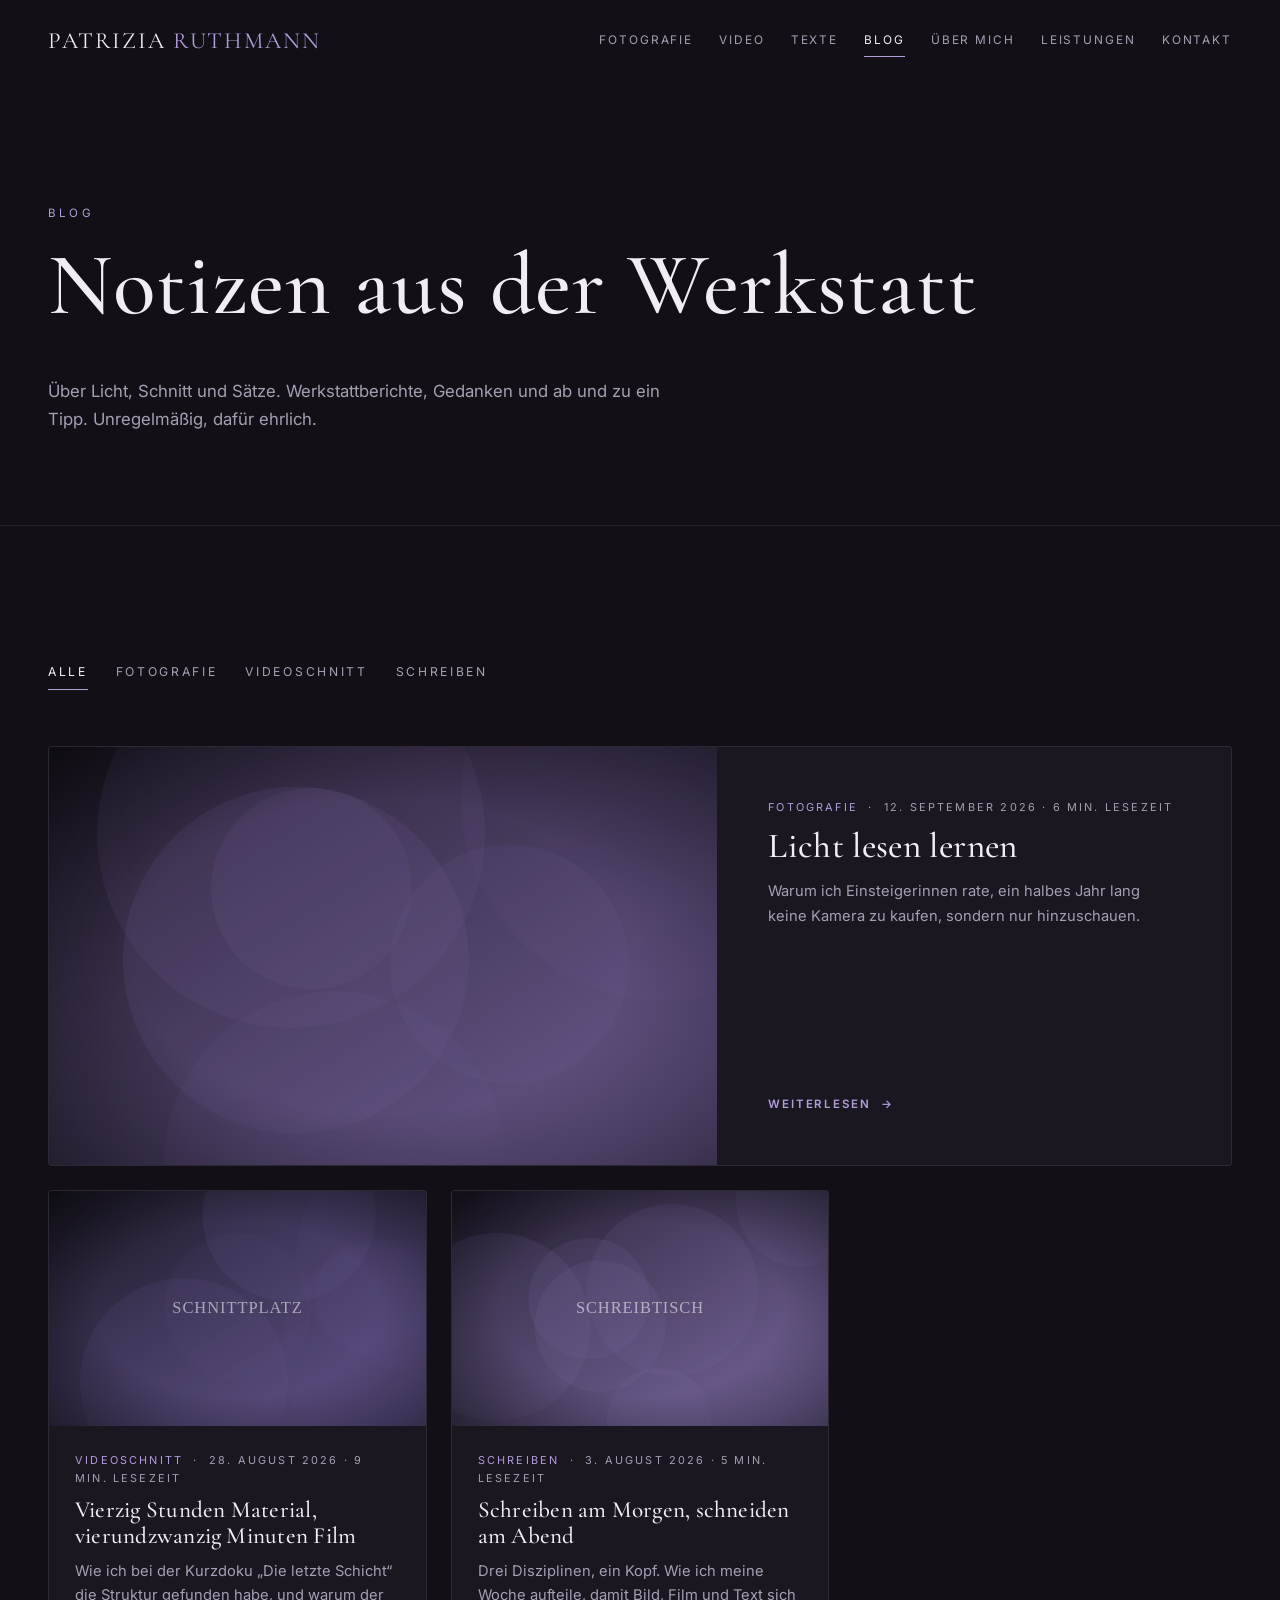
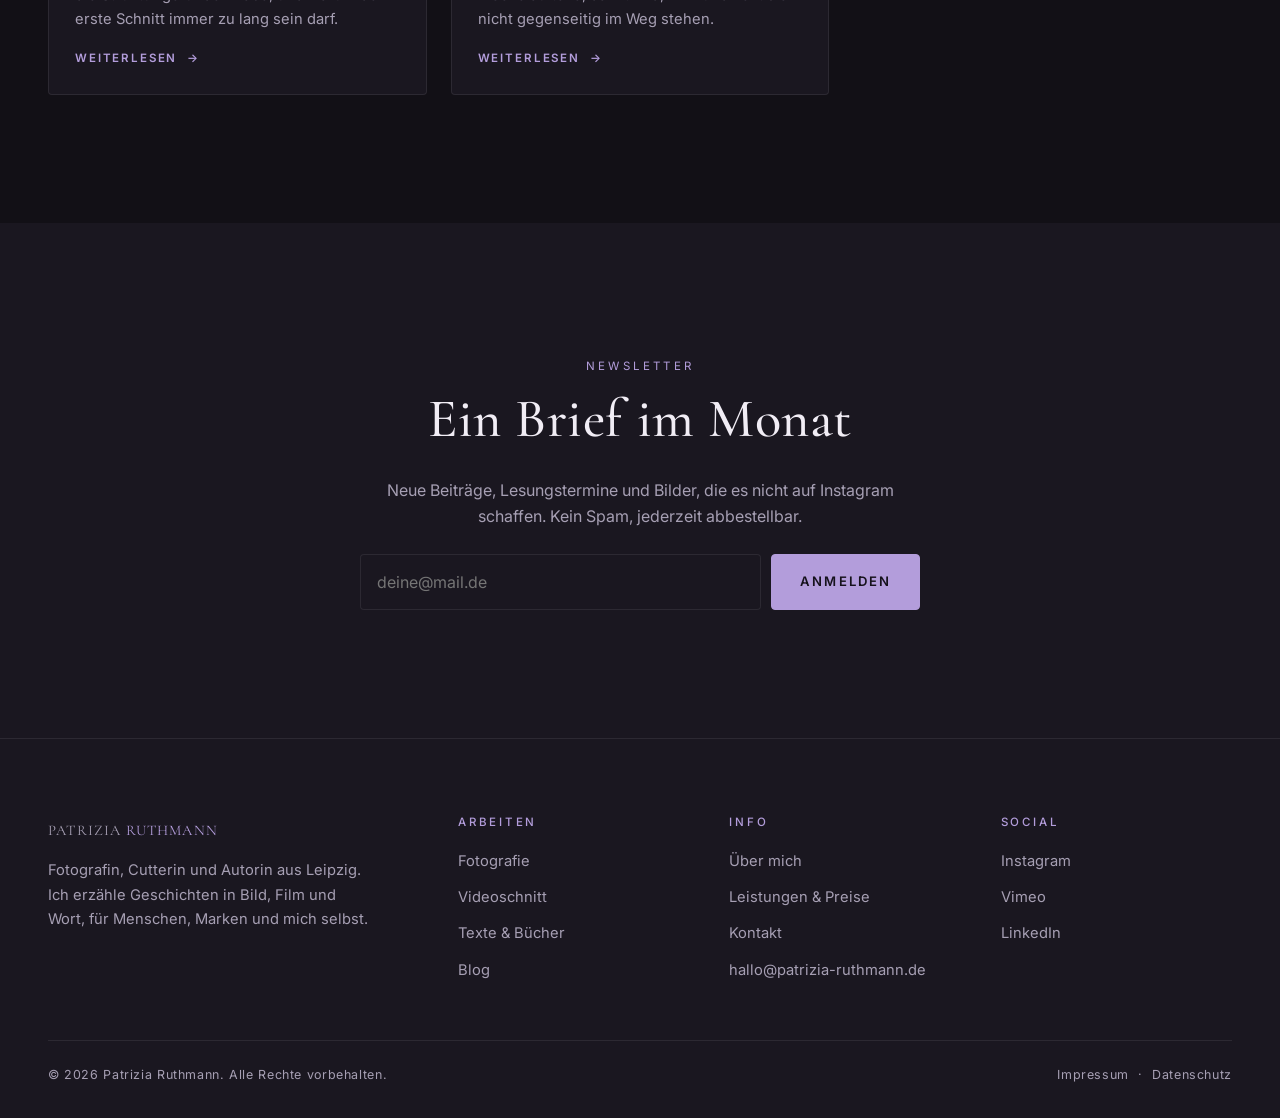
<file: blog.html>
<!DOCTYPE html>
<html lang="de">
<head>
  <meta charset="UTF-8">
  <meta name="viewport" content="width=device-width, initial-scale=1.0">
  <title>Blog – Patrizia Ruthmann</title>
  <meta name="description" content="Blog von Patrizia Ruthmann: Gedanken zu Fotografie, Videoschnitt und Schreiben. Werkstattberichte, Tipps und Notizen.">
  <meta property="og:title" content="Blog – Patrizia Ruthmann">
  <meta property="og:description" content="Blog von Patrizia Ruthmann: Gedanken zu Fotografie, Videoschnitt und Schreiben. Werkstattberichte, Tipps und Notizen.">
  <meta property="og:type" content="website">
  <meta property="og:image" content="assets/img/hero.svg">
  <meta name="theme-color" content="#121016">
  <link rel="icon" type="image/svg+xml" href="assets/img/favicon.svg">
  <link rel="preconnect" href="https://fonts.googleapis.com">
  <link rel="preconnect" href="https://fonts.gstatic.com" crossorigin>
  <link href="https://fonts.googleapis.com/css2?family=Cormorant+Garamond:ital,wght@0,400;0,500;0,600;1,400&family=Inter:wght@400;500;600&display=swap" rel="stylesheet">
  <link rel="stylesheet" href="css/style.css">
</head>
<body>
  <a class="skip-link" href="#main">Zum Inhalt springen</a>
  <header class="site-header">
    <div class="container">
      <a class="brand" href="index.html">Patrizia <span>Ruthmann</span></a>
      <button class="nav-toggle" aria-label="Menü öffnen" aria-expanded="false" aria-controls="nav"><span></span><span></span><span></span></button>
      <nav class="nav" id="nav" aria-label="Hauptnavigation">
        <a href="fotografie.html">Fotografie</a>
        <a href="video.html">Video</a>
        <a href="texte.html">Texte</a>
        <a href="blog.html">Blog</a>
        <a href="ueber-mich.html">Über mich</a>
        <a href="leistungen.html">Leistungen</a>
        <a href="kontakt.html">Kontakt</a>
      </nav>
    </div>
  </header>
  <main id="main">

    <section class="page-hero">
      <div class="container">
        <span class="eyebrow">Blog</span>
        <h1>Notizen aus der Werkstatt</h1>
        <p>Über Licht, Schnitt und Sätze. Werkstattberichte, Gedanken und ab und zu ein Tipp. Unregelmäßig, dafür ehrlich.</p>
      </div>
    </section>

    <section class="section">
      <div class="container">
        <div class="filter" data-filter role="group" aria-label="Beiträge filtern" style="justify-content:flex-start">
          <button class="is-active" data-cat="alle">Alle</button>
          <button data-cat="fotografie">Fotografie</button>
          <button data-cat="videoschnitt">Videoschnitt</button>
          <button data-cat="schreiben">Schreiben</button>
        </div>
        <div class="posts">
        <article data-cat="fotografie" class="post-card reveal post-card--featured">
          <a data-cat="fotografie" class="post-card__media" href="blog/licht-lesen.html" tabindex="-1" aria-hidden="true"><img src="assets/img/hero.svg" alt="" loading="lazy" width="1600" height="1000"></a>
          <div data-cat="fotografie" class="post-card__body">
            <div data-cat="fotografie" class="post-card__meta">Fotografie &nbsp;·&nbsp; <span>12. September 2026 · 6 Min. Lesezeit</span></div>
            <h3><a href="blog/licht-lesen.html">Licht lesen lernen</a></h3>
            <p>Warum ich Einsteigerinnen rate, ein halbes Jahr lang keine Kamera zu kaufen, sondern nur hinzuschauen.</p>
            <a class="btn btn--link" href="blog/licht-lesen.html">Weiterlesen</a>
          </div>
        </article>
        <article data-cat="videoschnitt" class="post-card reveal">
          <a data-cat="videoschnitt" class="post-card__media" href="blog/vierzig-stunden-material.html" tabindex="-1" aria-hidden="true"><img src="assets/img/schnittplatz.svg" alt="" loading="lazy" width="1600" height="1000"></a>
          <div data-cat="videoschnitt" class="post-card__body">
            <div data-cat="videoschnitt" class="post-card__meta">Videoschnitt &nbsp;·&nbsp; <span>28. August 2026 · 9 Min. Lesezeit</span></div>
            <h3><a href="blog/vierzig-stunden-material.html">Vierzig Stunden Material, vierundzwanzig Minuten Film</a></h3>
            <p>Wie ich bei der Kurzdoku „Die letzte Schicht“ die Struktur gefunden habe, und warum der erste Schnitt immer zu lang sein darf.</p>
            <a class="btn btn--link" href="blog/vierzig-stunden-material.html">Weiterlesen</a>
          </div>
        </article>
        <article data-cat="schreiben" class="post-card reveal">
          <a data-cat="schreiben" class="post-card__media" href="blog/schreiben-am-morgen.html" tabindex="-1" aria-hidden="true"><img src="assets/img/schreibtisch.svg" alt="" loading="lazy" width="1600" height="1000"></a>
          <div data-cat="schreiben" class="post-card__body">
            <div data-cat="schreiben" class="post-card__meta">Schreiben &nbsp;·&nbsp; <span>3. August 2026 · 5 Min. Lesezeit</span></div>
            <h3><a href="blog/schreiben-am-morgen.html">Schreiben am Morgen, schneiden am Abend</a></h3>
            <p>Drei Disziplinen, ein Kopf. Wie ich meine Woche aufteile, damit Bild, Film und Text sich nicht gegenseitig im Weg stehen.</p>
            <a class="btn btn--link" href="blog/schreiben-am-morgen.html">Weiterlesen</a>
          </div>
        </article>
        </div>
      </div>
    </section>

    <section class="section" style="background:var(--bg-elev)">
      <div class="container">
        <div class="newsletter reveal">
          <span class="eyebrow">Newsletter</span>
          <h2>Ein Brief im Monat</h2>
          <p class="muted">Neue Beiträge, Lesungstermine und Bilder, die es nicht auf Instagram schaffen. Kein Spam, jederzeit abbestellbar.</p>
          <form id="newsletter-form" action="#" method="post">
            <label for="nl-mail" class="skip-link">E-Mail-Adresse</label>
            <input id="nl-mail" type="email" name="email" placeholder="deine@mail.de" required>
            <button class="btn" type="submit">Anmelden</button>
          </form>
          <div class="form__status" role="status" aria-live="polite" style="margin-top:16px"></div>
        </div>
      </div>
    </section>
  </main>
  <footer class="site-footer">
    <div class="container">
      <div class="footer-grid">
        <div>
          <a class="brand" href="index.html">Patrizia <span>Ruthmann</span></a>
          <p style="margin-top:16px">Fotografin, Cutterin und Autorin aus Leipzig. Ich erzähle Geschichten in Bild, Film und Wort, für Menschen, Marken und mich selbst.</p>
        </div>
        <div>
          <h4>Arbeiten</h4>
          <ul>
            <li><a href="fotografie.html">Fotografie</a></li>
            <li><a href="video.html">Videoschnitt</a></li>
            <li><a href="texte.html">Texte &amp; Bücher</a></li>
            <li><a href="blog.html">Blog</a></li>
          </ul>
        </div>
        <div>
          <h4>Info</h4>
          <ul>
            <li><a href="ueber-mich.html">Über mich</a></li>
            <li><a href="leistungen.html">Leistungen &amp; Preise</a></li>
            <li><a href="kontakt.html">Kontakt</a></li>
            <li><a href="mailto:hallo@patrizia-ruthmann.de">hallo@patrizia-ruthmann.de</a></li>
          </ul>
        </div>
        <div>
          <h4>Social</h4>
          <ul>
            <li><a href="https://instagram.com" target="_blank" rel="noopener">Instagram</a></li>
            <li><a href="https://vimeo.com" target="_blank" rel="noopener">Vimeo</a></li>
            <li><a href="https://linkedin.com" target="_blank" rel="noopener">LinkedIn</a></li>
          </ul>
        </div>
      </div>
      <div class="footer-bottom">
        <span>© <span data-year>2026</span> Patrizia Ruthmann. Alle Rechte vorbehalten.</span>
        <span><a href="impressum.html">Impressum</a> &nbsp;·&nbsp; <a href="datenschutz.html">Datenschutz</a></span>
      </div>
    </div>
  </footer>
  <script src="js/main.js"></script>
</body>
</html>
</file>
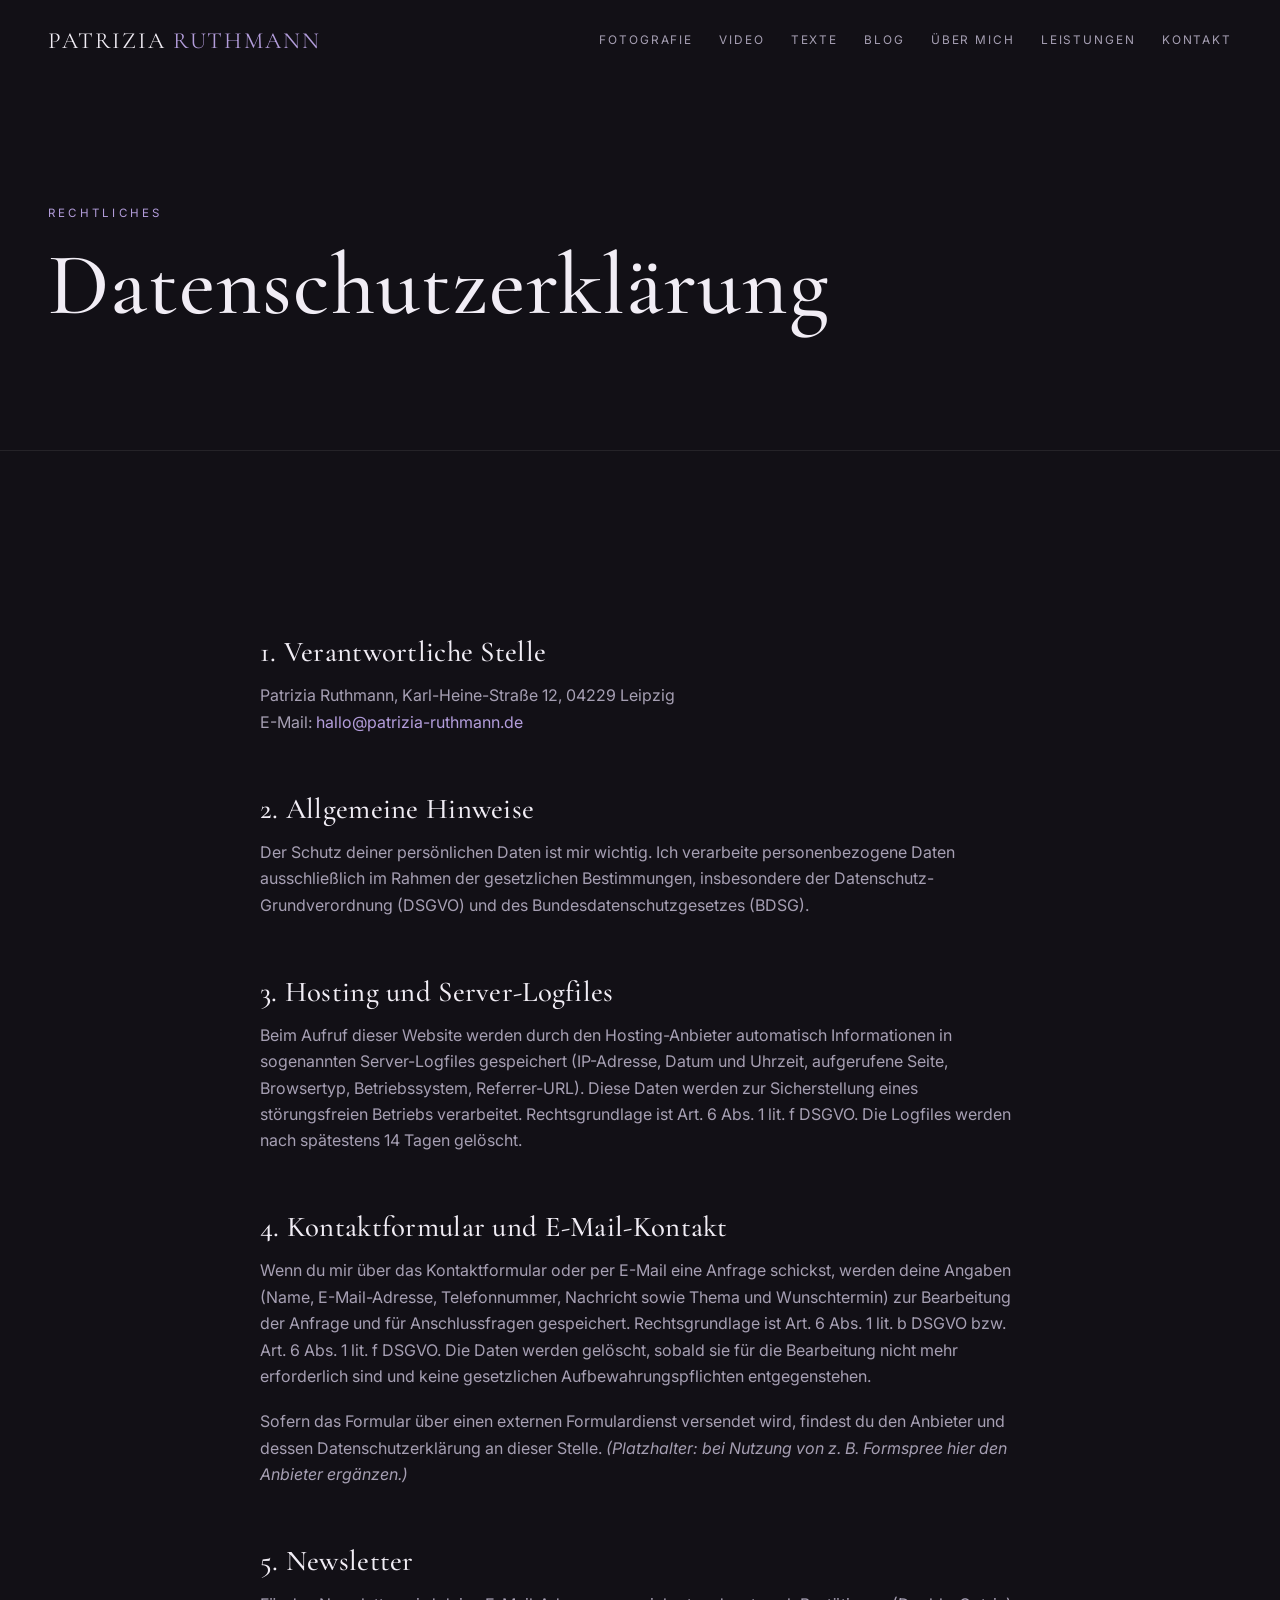
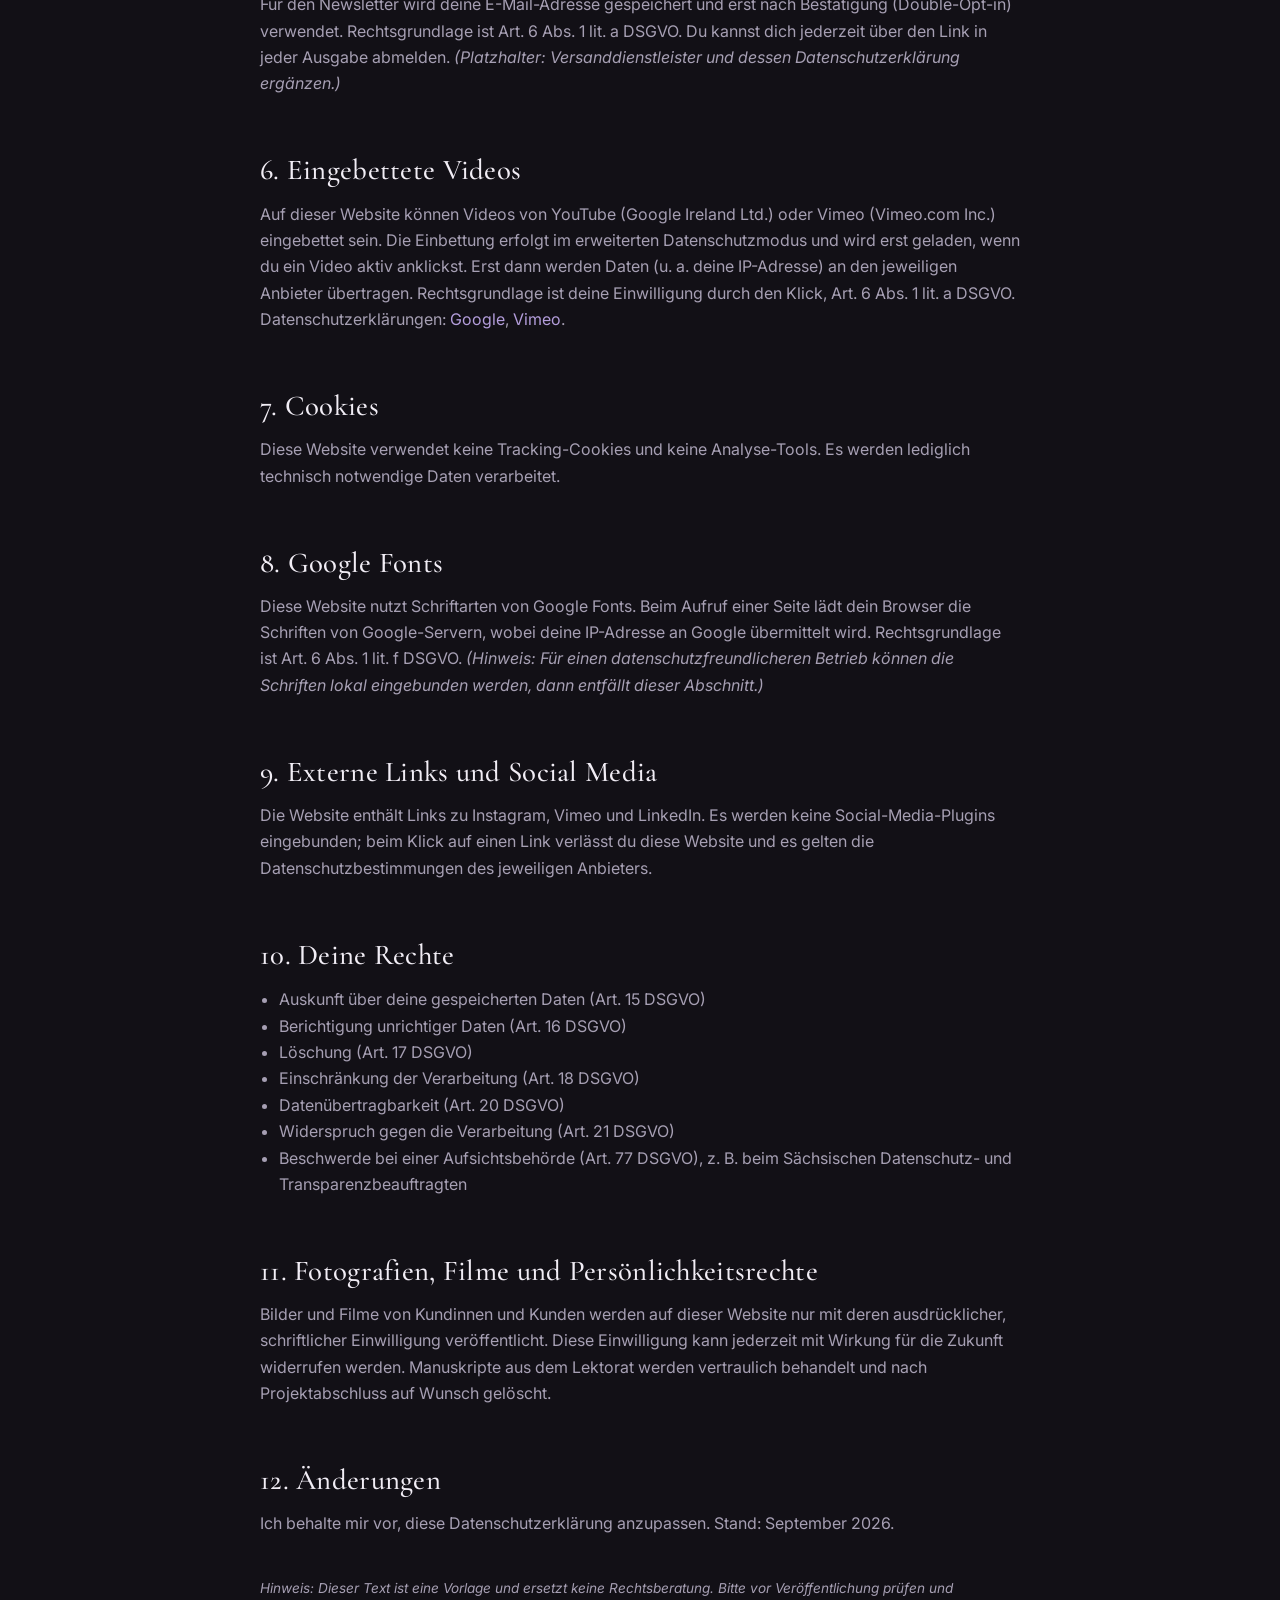
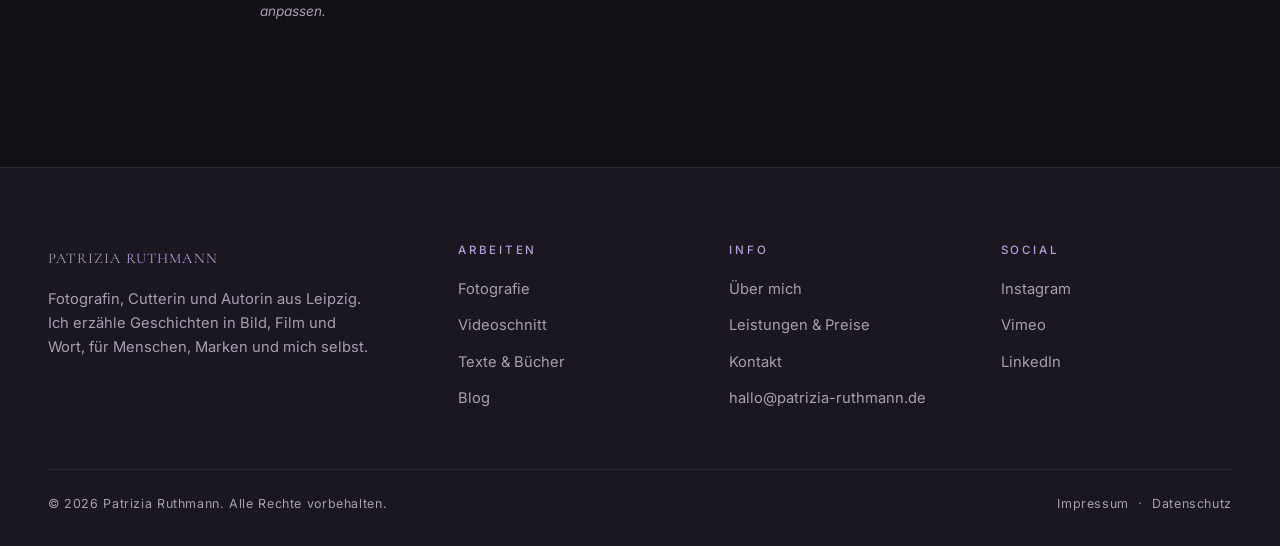
<file: datenschutz.html>
<!DOCTYPE html>
<html lang="de">
<head>
  <meta charset="UTF-8">
  <meta name="viewport" content="width=device-width, initial-scale=1.0">
  <title>Datenschutz – Patrizia Ruthmann</title>
  <meta name="description" content="Datenschutzerklärung von Patrizia Ruthmann, Leipzig.">
  <meta property="og:title" content="Datenschutz – Patrizia Ruthmann">
  <meta property="og:description" content="Datenschutzerklärung von Patrizia Ruthmann, Leipzig.">
  <meta property="og:type" content="website">
  <meta property="og:image" content="assets/img/hero.svg">
  <meta name="theme-color" content="#121016">
  <link rel="icon" type="image/svg+xml" href="assets/img/favicon.svg">
  <link rel="preconnect" href="https://fonts.googleapis.com">
  <link rel="preconnect" href="https://fonts.gstatic.com" crossorigin>
  <link href="https://fonts.googleapis.com/css2?family=Cormorant+Garamond:ital,wght@0,400;0,500;0,600;1,400&family=Inter:wght@400;500;600&display=swap" rel="stylesheet">
  <link rel="stylesheet" href="css/style.css">
</head>
<body>
  <a class="skip-link" href="#main">Zum Inhalt springen</a>
  <header class="site-header">
    <div class="container">
      <a class="brand" href="index.html">Patrizia <span>Ruthmann</span></a>
      <button class="nav-toggle" aria-label="Menü öffnen" aria-expanded="false" aria-controls="nav"><span></span><span></span><span></span></button>
      <nav class="nav" id="nav" aria-label="Hauptnavigation">
        <a href="fotografie.html">Fotografie</a>
        <a href="video.html">Video</a>
        <a href="texte.html">Texte</a>
        <a href="blog.html">Blog</a>
        <a href="ueber-mich.html">Über mich</a>
        <a href="leistungen.html">Leistungen</a>
        <a href="kontakt.html">Kontakt</a>
      </nav>
    </div>
  </header>
  <main id="main">

    <section class="page-hero"><div class="container"><span class="eyebrow">Rechtliches</span><h1>Datenschutzerklärung</h1></div></section>
    <section class="section">
      <div class="container prose">
        <h2>1. Verantwortliche Stelle</h2>
        <p>Patrizia Ruthmann, Karl-Heine-Straße 12, 04229 Leipzig<br>E-Mail: <a href="mailto:hallo@patrizia-ruthmann.de">hallo@patrizia-ruthmann.de</a></p>
        <h2>2. Allgemeine Hinweise</h2>
        <p>Der Schutz deiner persönlichen Daten ist mir wichtig. Ich verarbeite personenbezogene Daten ausschließlich im Rahmen der gesetzlichen Bestimmungen, insbesondere der Datenschutz-Grundverordnung (DSGVO) und des Bundesdatenschutzgesetzes (BDSG).</p>
        <h2>3. Hosting und Server-Logfiles</h2>
        <p>Beim Aufruf dieser Website werden durch den Hosting-Anbieter automatisch Informationen in sogenannten Server-Logfiles gespeichert (IP-Adresse, Datum und Uhrzeit, aufgerufene Seite, Browsertyp, Betriebssystem, Referrer-URL). Diese Daten werden zur Sicherstellung eines störungsfreien Betriebs verarbeitet. Rechtsgrundlage ist Art. 6 Abs. 1 lit. f DSGVO. Die Logfiles werden nach spätestens 14 Tagen gelöscht.</p>
        <h2>4. Kontaktformular und E-Mail-Kontakt</h2>
        <p>Wenn du mir über das Kontaktformular oder per E-Mail eine Anfrage schickst, werden deine Angaben (Name, E-Mail-Adresse, Telefonnummer, Nachricht sowie Thema und Wunschtermin) zur Bearbeitung der Anfrage und für Anschlussfragen gespeichert. Rechtsgrundlage ist Art. 6 Abs. 1 lit. b DSGVO bzw. Art. 6 Abs. 1 lit. f DSGVO. Die Daten werden gelöscht, sobald sie für die Bearbeitung nicht mehr erforderlich sind und keine gesetzlichen Aufbewahrungspflichten entgegenstehen.</p>
        <p>Sofern das Formular über einen externen Formulardienst versendet wird, findest du den Anbieter und dessen Datenschutzerklärung an dieser Stelle. <em>(Platzhalter: bei Nutzung von z. B. Formspree hier den Anbieter ergänzen.)</em></p>
        <h2>5. Newsletter</h2>
        <p>Für den Newsletter wird deine E-Mail-Adresse gespeichert und erst nach Bestätigung (Double-Opt-in) verwendet. Rechtsgrundlage ist Art. 6 Abs. 1 lit. a DSGVO. Du kannst dich jederzeit über den Link in jeder Ausgabe abmelden. <em>(Platzhalter: Versanddienstleister und dessen Datenschutzerklärung ergänzen.)</em></p>
        <h2>6. Eingebettete Videos</h2>
        <p>Auf dieser Website können Videos von YouTube (Google Ireland Ltd.) oder Vimeo (Vimeo.com Inc.) eingebettet sein. Die Einbettung erfolgt im erweiterten Datenschutzmodus und wird erst geladen, wenn du ein Video aktiv anklickst. Erst dann werden Daten (u. a. deine IP-Adresse) an den jeweiligen Anbieter übertragen. Rechtsgrundlage ist deine Einwilligung durch den Klick, Art. 6 Abs. 1 lit. a DSGVO. Datenschutzerklärungen: <a href="https://policies.google.com/privacy" target="_blank" rel="noopener">Google</a>, <a href="https://vimeo.com/privacy" target="_blank" rel="noopener">Vimeo</a>.</p>
        <h2>7. Cookies</h2>
        <p>Diese Website verwendet keine Tracking-Cookies und keine Analyse-Tools. Es werden lediglich technisch notwendige Daten verarbeitet.</p>
        <h2>8. Google Fonts</h2>
        <p>Diese Website nutzt Schriftarten von Google Fonts. Beim Aufruf einer Seite lädt dein Browser die Schriften von Google-Servern, wobei deine IP-Adresse an Google übermittelt wird. Rechtsgrundlage ist Art. 6 Abs. 1 lit. f DSGVO. <em>(Hinweis: Für einen datenschutzfreundlicheren Betrieb können die Schriften lokal eingebunden werden, dann entfällt dieser Abschnitt.)</em></p>
        <h2>9. Externe Links und Social Media</h2>
        <p>Die Website enthält Links zu Instagram, Vimeo und LinkedIn. Es werden keine Social-Media-Plugins eingebunden; beim Klick auf einen Link verlässt du diese Website und es gelten die Datenschutzbestimmungen des jeweiligen Anbieters.</p>
        <h2>10. Deine Rechte</h2>
        <ul>
          <li>Auskunft über deine gespeicherten Daten (Art. 15 DSGVO)</li>
          <li>Berichtigung unrichtiger Daten (Art. 16 DSGVO)</li>
          <li>Löschung (Art. 17 DSGVO)</li>
          <li>Einschränkung der Verarbeitung (Art. 18 DSGVO)</li>
          <li>Datenübertragbarkeit (Art. 20 DSGVO)</li>
          <li>Widerspruch gegen die Verarbeitung (Art. 21 DSGVO)</li>
          <li>Beschwerde bei einer Aufsichtsbehörde (Art. 77 DSGVO), z. B. beim Sächsischen Datenschutz- und Transparenzbeauftragten</li>
        </ul>
        <h2>11. Fotografien, Filme und Persönlichkeitsrechte</h2>
        <p>Bilder und Filme von Kundinnen und Kunden werden auf dieser Website nur mit deren ausdrücklicher, schriftlicher Einwilligung veröffentlicht. Diese Einwilligung kann jederzeit mit Wirkung für die Zukunft widerrufen werden. Manuskripte aus dem Lektorat werden vertraulich behandelt und nach Projektabschluss auf Wunsch gelöscht.</p>
        <h2>12. Änderungen</h2>
        <p>Ich behalte mir vor, diese Datenschutzerklärung anzupassen. Stand: September 2026.</p>
        <p class="muted" style="font-size:.85rem;margin-top:3em"><em>Hinweis: Dieser Text ist eine Vorlage und ersetzt keine Rechtsberatung. Bitte vor Veröffentlichung prüfen und anpassen.</em></p>
      </div>
    </section>
  </main>
  <footer class="site-footer">
    <div class="container">
      <div class="footer-grid">
        <div>
          <a class="brand" href="index.html">Patrizia <span>Ruthmann</span></a>
          <p style="margin-top:16px">Fotografin, Cutterin und Autorin aus Leipzig. Ich erzähle Geschichten in Bild, Film und Wort, für Menschen, Marken und mich selbst.</p>
        </div>
        <div>
          <h4>Arbeiten</h4>
          <ul>
            <li><a href="fotografie.html">Fotografie</a></li>
            <li><a href="video.html">Videoschnitt</a></li>
            <li><a href="texte.html">Texte &amp; Bücher</a></li>
            <li><a href="blog.html">Blog</a></li>
          </ul>
        </div>
        <div>
          <h4>Info</h4>
          <ul>
            <li><a href="ueber-mich.html">Über mich</a></li>
            <li><a href="leistungen.html">Leistungen &amp; Preise</a></li>
            <li><a href="kontakt.html">Kontakt</a></li>
            <li><a href="mailto:hallo@patrizia-ruthmann.de">hallo@patrizia-ruthmann.de</a></li>
          </ul>
        </div>
        <div>
          <h4>Social</h4>
          <ul>
            <li><a href="https://instagram.com" target="_blank" rel="noopener">Instagram</a></li>
            <li><a href="https://vimeo.com" target="_blank" rel="noopener">Vimeo</a></li>
            <li><a href="https://linkedin.com" target="_blank" rel="noopener">LinkedIn</a></li>
          </ul>
        </div>
      </div>
      <div class="footer-bottom">
        <span>© <span data-year>2026</span> Patrizia Ruthmann. Alle Rechte vorbehalten.</span>
        <span><a href="impressum.html">Impressum</a> &nbsp;·&nbsp; <a href="datenschutz.html">Datenschutz</a></span>
      </div>
    </div>
  </footer>
  <script src="js/main.js"></script>
</body>
</html>
</file>
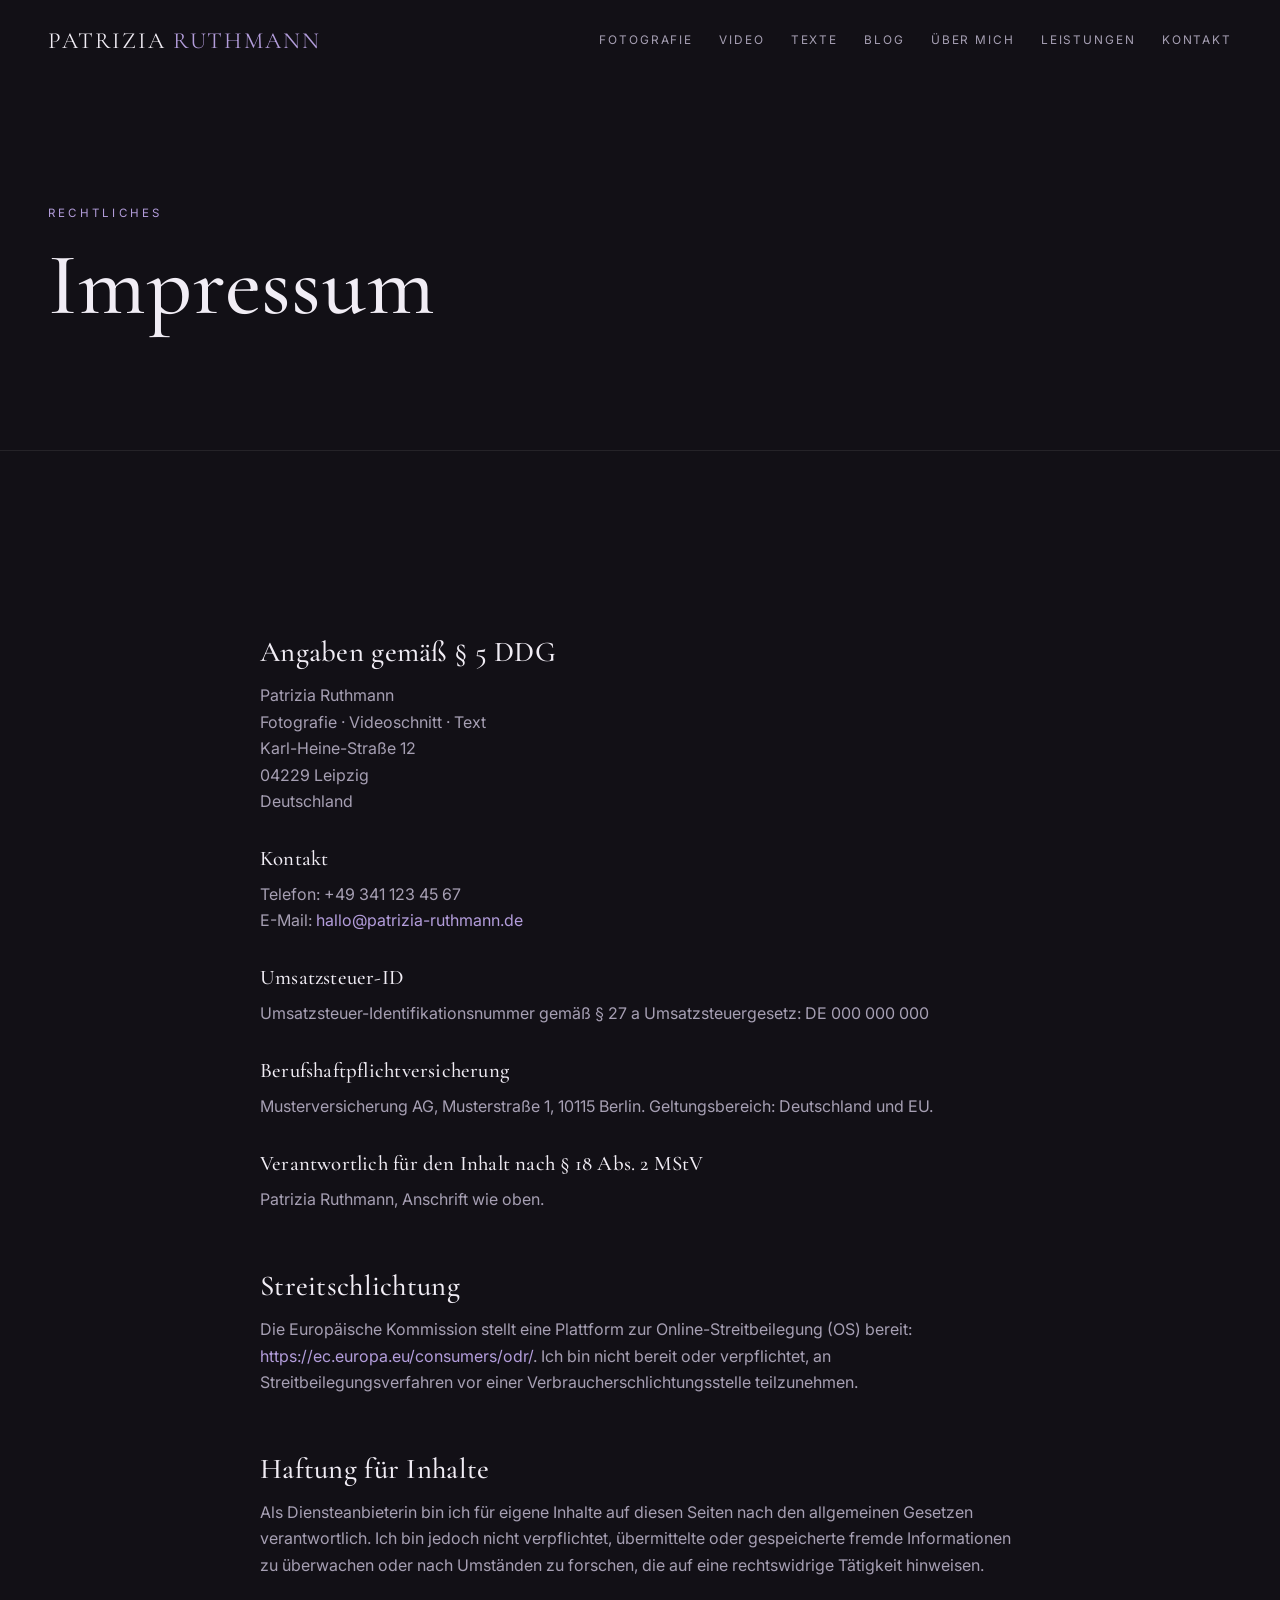
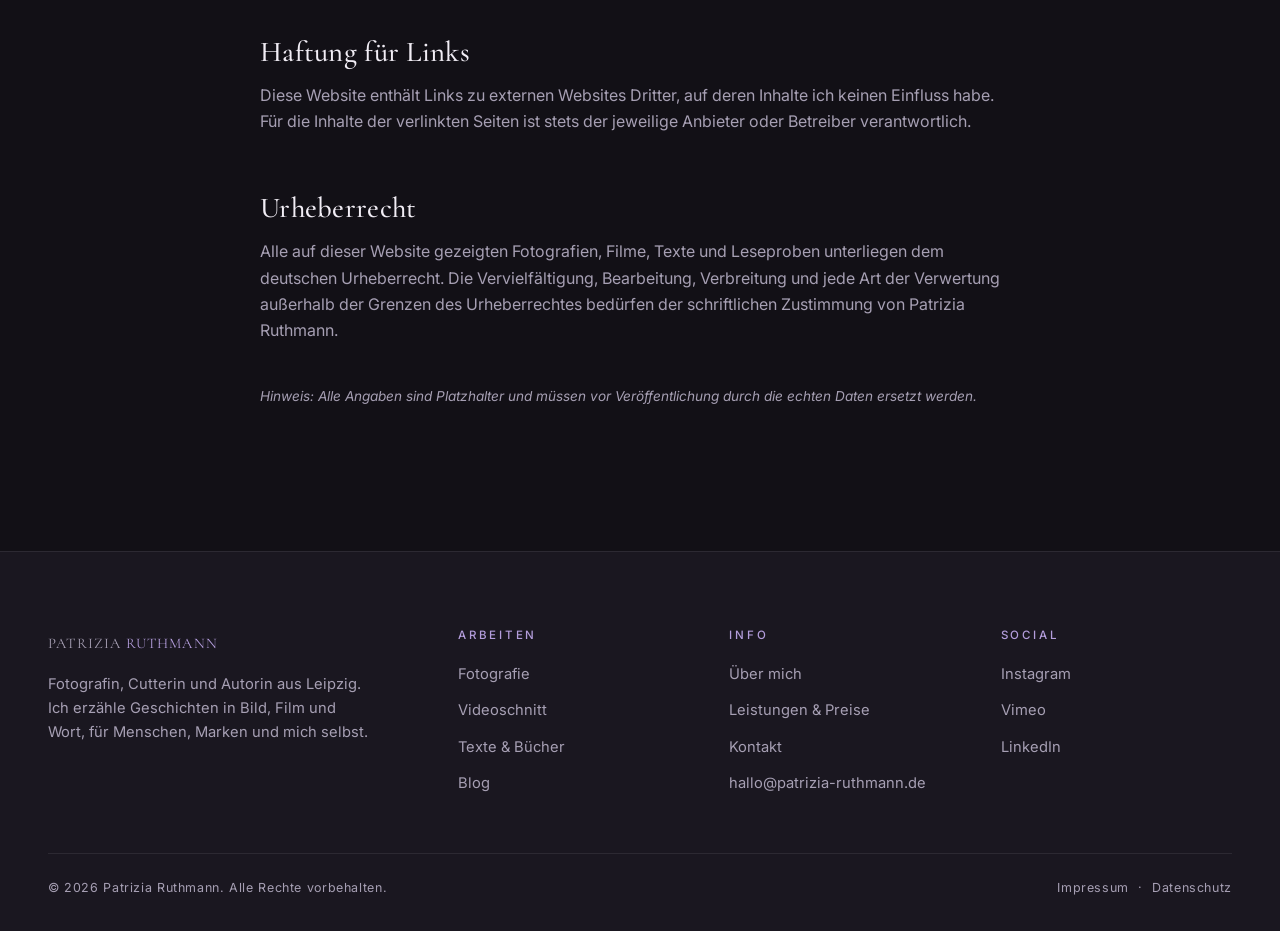
<file: impressum.html>
<!DOCTYPE html>
<html lang="de">
<head>
  <meta charset="UTF-8">
  <meta name="viewport" content="width=device-width, initial-scale=1.0">
  <title>Impressum – Patrizia Ruthmann</title>
  <meta name="description" content="Impressum von Patrizia Ruthmann, Leipzig.">
  <meta property="og:title" content="Impressum – Patrizia Ruthmann">
  <meta property="og:description" content="Impressum von Patrizia Ruthmann, Leipzig.">
  <meta property="og:type" content="website">
  <meta property="og:image" content="assets/img/hero.svg">
  <meta name="theme-color" content="#121016">
  <link rel="icon" type="image/svg+xml" href="assets/img/favicon.svg">
  <link rel="preconnect" href="https://fonts.googleapis.com">
  <link rel="preconnect" href="https://fonts.gstatic.com" crossorigin>
  <link href="https://fonts.googleapis.com/css2?family=Cormorant+Garamond:ital,wght@0,400;0,500;0,600;1,400&family=Inter:wght@400;500;600&display=swap" rel="stylesheet">
  <link rel="stylesheet" href="css/style.css">
</head>
<body>
  <a class="skip-link" href="#main">Zum Inhalt springen</a>
  <header class="site-header">
    <div class="container">
      <a class="brand" href="index.html">Patrizia <span>Ruthmann</span></a>
      <button class="nav-toggle" aria-label="Menü öffnen" aria-expanded="false" aria-controls="nav"><span></span><span></span><span></span></button>
      <nav class="nav" id="nav" aria-label="Hauptnavigation">
        <a href="fotografie.html">Fotografie</a>
        <a href="video.html">Video</a>
        <a href="texte.html">Texte</a>
        <a href="blog.html">Blog</a>
        <a href="ueber-mich.html">Über mich</a>
        <a href="leistungen.html">Leistungen</a>
        <a href="kontakt.html">Kontakt</a>
      </nav>
    </div>
  </header>
  <main id="main">

    <section class="page-hero"><div class="container"><span class="eyebrow">Rechtliches</span><h1>Impressum</h1></div></section>
    <section class="section">
      <div class="container prose">
        <h2>Angaben gemäß § 5 DDG</h2>
        <p>Patrizia Ruthmann<br>Fotografie · Videoschnitt · Text<br>Karl-Heine-Straße 12<br>04229 Leipzig<br>Deutschland</p>
        <h3>Kontakt</h3>
        <p>Telefon: +49 341 123 45 67<br>E-Mail: <a href="mailto:hallo@patrizia-ruthmann.de">hallo@patrizia-ruthmann.de</a></p>
        <h3>Umsatzsteuer-ID</h3>
        <p>Umsatzsteuer-Identifikationsnummer gemäß § 27 a Umsatzsteuergesetz: DE 000 000 000</p>
        <h3>Berufshaftpflichtversicherung</h3>
        <p>Musterversicherung AG, Musterstraße 1, 10115 Berlin. Geltungsbereich: Deutschland und EU.</p>
        <h3>Verantwortlich für den Inhalt nach § 18 Abs. 2 MStV</h3>
        <p>Patrizia Ruthmann, Anschrift wie oben.</p>
        <h2>Streitschlichtung</h2>
        <p>Die Europäische Kommission stellt eine Plattform zur Online-Streitbeilegung (OS) bereit: <a href="https://ec.europa.eu/consumers/odr/" target="_blank" rel="noopener">https://ec.europa.eu/consumers/odr/</a>. Ich bin nicht bereit oder verpflichtet, an Streitbeilegungsverfahren vor einer Verbraucherschlichtungsstelle teilzunehmen.</p>
        <h2>Haftung für Inhalte</h2>
        <p>Als Diensteanbieterin bin ich für eigene Inhalte auf diesen Seiten nach den allgemeinen Gesetzen verantwortlich. Ich bin jedoch nicht verpflichtet, übermittelte oder gespeicherte fremde Informationen zu überwachen oder nach Umständen zu forschen, die auf eine rechtswidrige Tätigkeit hinweisen.</p>
        <h2>Haftung für Links</h2>
        <p>Diese Website enthält Links zu externen Websites Dritter, auf deren Inhalte ich keinen Einfluss habe. Für die Inhalte der verlinkten Seiten ist stets der jeweilige Anbieter oder Betreiber verantwortlich.</p>
        <h2>Urheberrecht</h2>
        <p>Alle auf dieser Website gezeigten Fotografien, Filme, Texte und Leseproben unterliegen dem deutschen Urheberrecht. Die Vervielfältigung, Bearbeitung, Verbreitung und jede Art der Verwertung außerhalb der Grenzen des Urheberrechtes bedürfen der schriftlichen Zustimmung von Patrizia Ruthmann.</p>
        <p class="muted" style="font-size:.85rem;margin-top:3em"><em>Hinweis: Alle Angaben sind Platzhalter und müssen vor Veröffentlichung durch die echten Daten ersetzt werden.</em></p>
      </div>
    </section>
  </main>
  <footer class="site-footer">
    <div class="container">
      <div class="footer-grid">
        <div>
          <a class="brand" href="index.html">Patrizia <span>Ruthmann</span></a>
          <p style="margin-top:16px">Fotografin, Cutterin und Autorin aus Leipzig. Ich erzähle Geschichten in Bild, Film und Wort, für Menschen, Marken und mich selbst.</p>
        </div>
        <div>
          <h4>Arbeiten</h4>
          <ul>
            <li><a href="fotografie.html">Fotografie</a></li>
            <li><a href="video.html">Videoschnitt</a></li>
            <li><a href="texte.html">Texte &amp; Bücher</a></li>
            <li><a href="blog.html">Blog</a></li>
          </ul>
        </div>
        <div>
          <h4>Info</h4>
          <ul>
            <li><a href="ueber-mich.html">Über mich</a></li>
            <li><a href="leistungen.html">Leistungen &amp; Preise</a></li>
            <li><a href="kontakt.html">Kontakt</a></li>
            <li><a href="mailto:hallo@patrizia-ruthmann.de">hallo@patrizia-ruthmann.de</a></li>
          </ul>
        </div>
        <div>
          <h4>Social</h4>
          <ul>
            <li><a href="https://instagram.com" target="_blank" rel="noopener">Instagram</a></li>
            <li><a href="https://vimeo.com" target="_blank" rel="noopener">Vimeo</a></li>
            <li><a href="https://linkedin.com" target="_blank" rel="noopener">LinkedIn</a></li>
          </ul>
        </div>
      </div>
      <div class="footer-bottom">
        <span>© <span data-year>2026</span> Patrizia Ruthmann. Alle Rechte vorbehalten.</span>
        <span><a href="impressum.html">Impressum</a> &nbsp;·&nbsp; <a href="datenschutz.html">Datenschutz</a></span>
      </div>
    </div>
  </footer>
  <script src="js/main.js"></script>
</body>
</html>
</file>
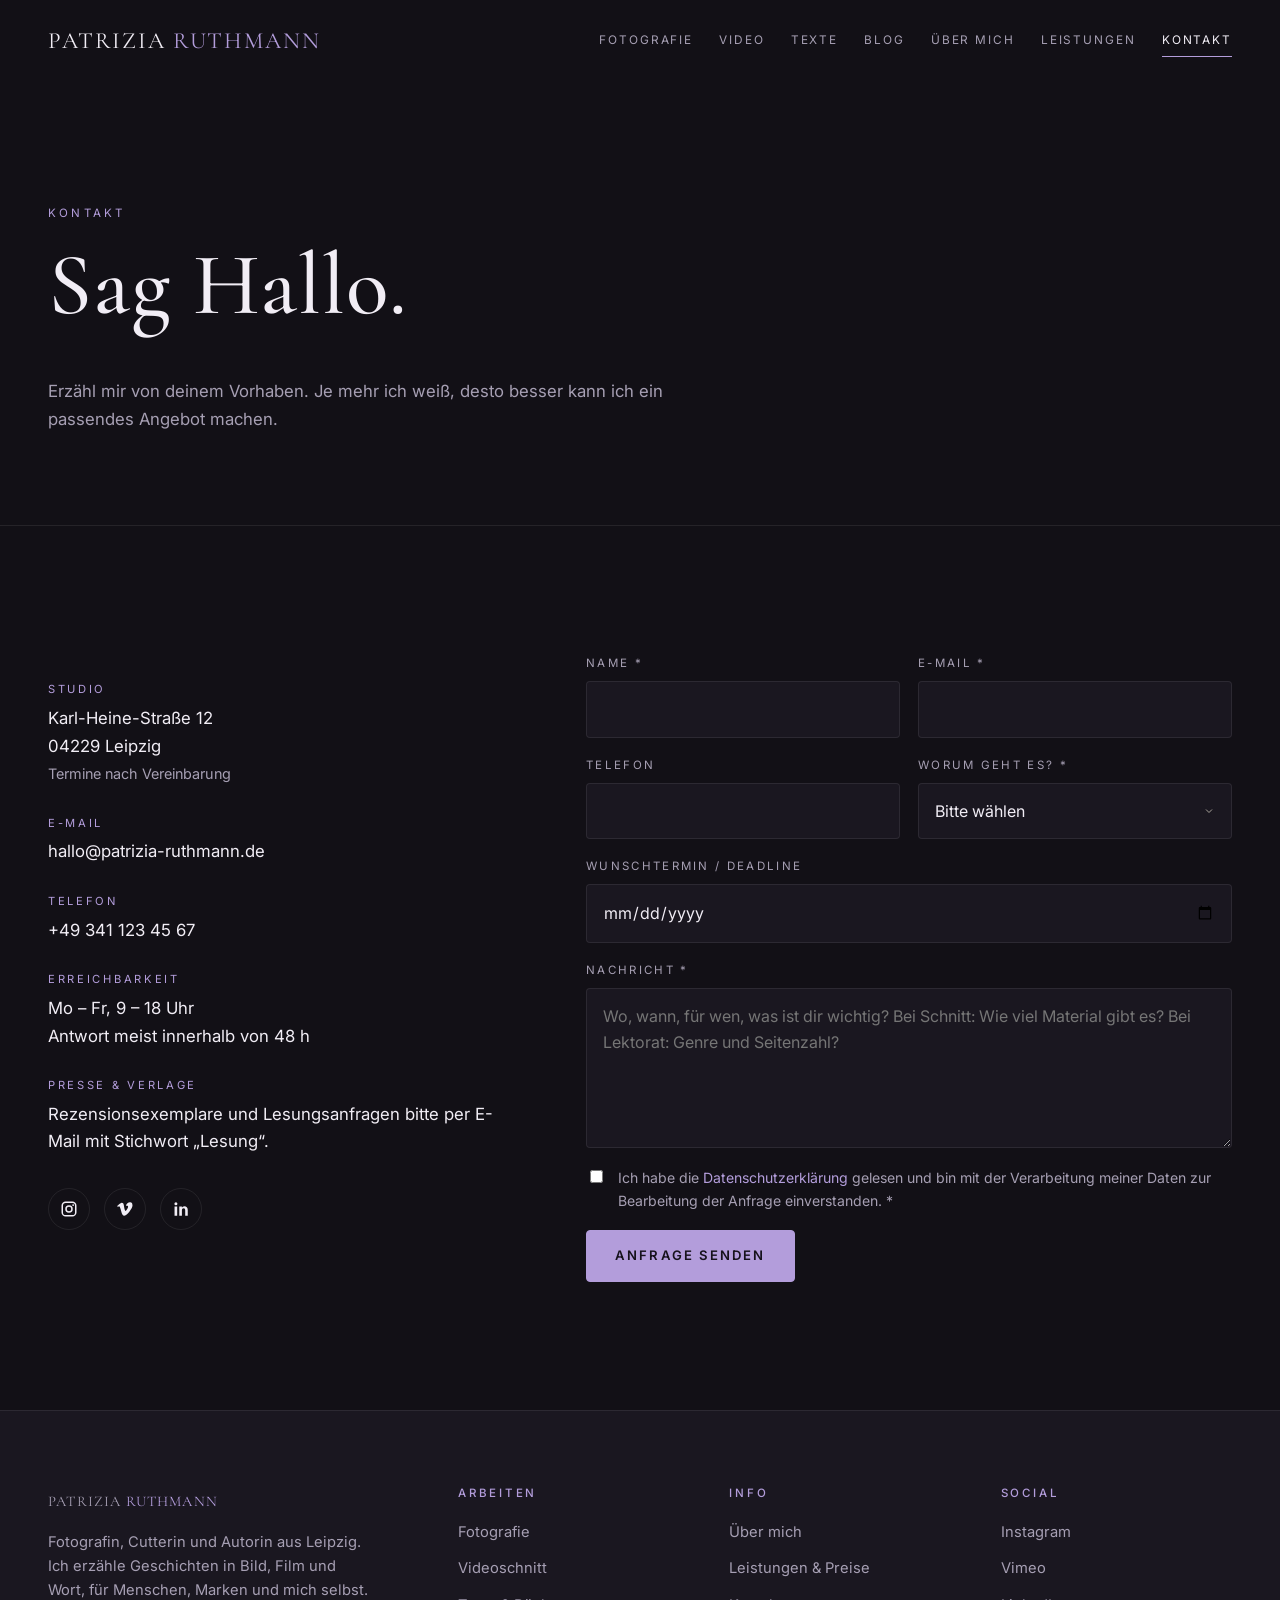
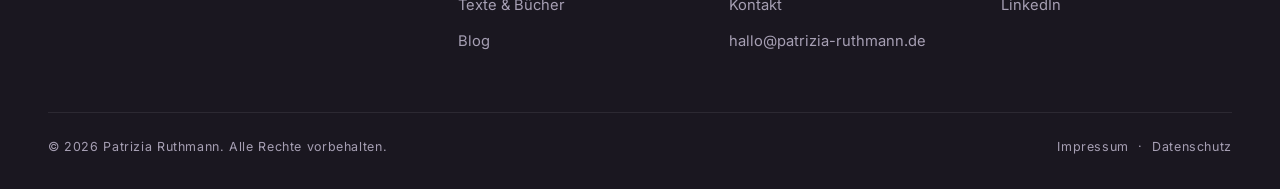
<file: kontakt.html>
<!DOCTYPE html>
<html lang="de">
<head>
  <meta charset="UTF-8">
  <meta name="viewport" content="width=device-width, initial-scale=1.0">
  <title>Kontakt – Patrizia Ruthmann</title>
  <meta name="description" content="Kontakt zu Patrizia Ruthmann in Leipzig. Anfrage für Fotografie, Videoschnitt, Lektorat oder Lesung.">
  <meta property="og:title" content="Kontakt – Patrizia Ruthmann">
  <meta property="og:description" content="Kontakt zu Patrizia Ruthmann in Leipzig. Anfrage für Fotografie, Videoschnitt, Lektorat oder Lesung.">
  <meta property="og:type" content="website">
  <meta property="og:image" content="assets/img/hero.svg">
  <meta name="theme-color" content="#121016">
  <link rel="icon" type="image/svg+xml" href="assets/img/favicon.svg">
  <link rel="preconnect" href="https://fonts.googleapis.com">
  <link rel="preconnect" href="https://fonts.gstatic.com" crossorigin>
  <link href="https://fonts.googleapis.com/css2?family=Cormorant+Garamond:ital,wght@0,400;0,500;0,600;1,400&family=Inter:wght@400;500;600&display=swap" rel="stylesheet">
  <link rel="stylesheet" href="css/style.css">
</head>
<body>
  <a class="skip-link" href="#main">Zum Inhalt springen</a>
  <header class="site-header">
    <div class="container">
      <a class="brand" href="index.html">Patrizia <span>Ruthmann</span></a>
      <button class="nav-toggle" aria-label="Menü öffnen" aria-expanded="false" aria-controls="nav"><span></span><span></span><span></span></button>
      <nav class="nav" id="nav" aria-label="Hauptnavigation">
        <a href="fotografie.html">Fotografie</a>
        <a href="video.html">Video</a>
        <a href="texte.html">Texte</a>
        <a href="blog.html">Blog</a>
        <a href="ueber-mich.html">Über mich</a>
        <a href="leistungen.html">Leistungen</a>
        <a href="kontakt.html">Kontakt</a>
      </nav>
    </div>
  </header>
  <main id="main">

    <section class="page-hero">
      <div class="container">
        <span class="eyebrow">Kontakt</span>
        <h1>Sag Hallo.</h1>
        <p>Erzähl mir von deinem Vorhaben. Je mehr ich weiß, desto besser kann ich ein passendes Angebot machen.</p>
      </div>
    </section>

    <section class="section">
      <div class="container contact-grid">
        <aside class="contact-info reveal">
          <dl>
            <dt>Studio</dt>
            <dd>Karl-Heine-Straße 12<br>04229 Leipzig<br><span class="muted" style="font-size:.9rem">Termine nach Vereinbarung</span></dd>
            <dt>E-Mail</dt>
            <dd><a href="mailto:hallo@patrizia-ruthmann.de">hallo@patrizia-ruthmann.de</a></dd>
            <dt>Telefon</dt>
            <dd><a href="tel:+493411234567">+49 341 123 45 67</a></dd>
            <dt>Erreichbarkeit</dt>
            <dd>Mo – Fr, 9 – 18 Uhr<br>Antwort meist innerhalb von 48 h</dd>
            <dt>Presse &amp; Verlage</dt>
            <dd>Rezensionsexemplare und Lesungsanfragen bitte per E-Mail mit Stichwort „Lesung“.</dd>
          </dl>
          <div class="socials">
            <a href="https://instagram.com" target="_blank" rel="noopener" aria-label="Instagram"><svg viewBox="0 0 24 24"><path d="M7.5 2h9A5.5 5.5 0 0 1 22 7.5v9a5.5 5.5 0 0 1-5.5 5.5h-9A5.5 5.5 0 0 1 2 16.5v-9A5.5 5.5 0 0 1 7.5 2zm0 2A3.5 3.5 0 0 0 4 7.5v9A3.5 3.5 0 0 0 7.5 20h9a3.5 3.5 0 0 0 3.5-3.5v-9A3.5 3.5 0 0 0 16.5 4h-9zM12 7a5 5 0 1 1 0 10 5 5 0 0 1 0-10zm0 2a3 3 0 1 0 0 6 3 3 0 0 0 0-6zm5.5-3.5a1.2 1.2 0 1 1 0 2.4 1.2 1.2 0 0 1 0-2.4z"/></svg></a>
            <a href="https://vimeo.com" target="_blank" rel="noopener" aria-label="Vimeo"><svg viewBox="0 0 24 24"><path d="M22 7.4c-.1 2-1.5 4.7-4.2 8.2-2.8 3.6-5.2 5.4-7.1 5.4-1.2 0-2.2-1.1-3-3.3L6 11.6c-.6-2.2-1.3-3.3-2-3.3-.2 0-.7.3-1.5.9L1.6 8c1-.9 2-1.8 2.9-2.6 1.3-1.1 2.3-1.7 3-1.8 1.6-.2 2.5.9 2.9 3.2.4 2.5.7 4 .8 4.6.5 2.1 1 3.1 1.5 3.1.4 0 1.1-.7 2-2.1.9-1.4 1.3-2.4 1.4-3.1.1-1.2-.4-1.8-1.4-1.8-.5 0-1 .1-1.5.3 1-3.3 2.9-4.9 5.7-4.8 2.1.1 3.1 1.4 3 4.1z"/></svg></a>
            <a href="https://linkedin.com" target="_blank" rel="noopener" aria-label="LinkedIn"><svg viewBox="0 0 24 24"><path d="M6.9 8.5H3.4V21h3.5V8.5zM5.2 3a2 2 0 1 0 0 4 2 2 0 0 0 0-4zM21 13.3c0-3.5-1.9-5.1-4.4-5.1-2 0-2.9 1.1-3.4 1.9V8.5H9.7V21h3.5v-7c0-1.8.9-2.9 2.4-2.9 1.4 0 2 1 2 2.9v7H21v-7.7z"/></svg></a>
          </div>
        </aside>

        <form class="form reveal" id="kontakt-form" action="#" method="post" data-mail="hallo@patrizia-ruthmann.de" novalidate>
          <!-- Für ein Formular-Backend (z. B. Formspree) hier action="https://formspree.io/f/DEINE-ID" eintragen.
               Ohne Backend wird die Anfrage per E-Mail-Programm (mailto) versendet. -->
          <div class="field">
            <label for="name">Name *</label>
            <input id="name" name="name" type="text" autocomplete="name" required>
            <span class="field__error">Bitte gib deinen Namen an.</span>
          </div>
          <div class="field">
            <label for="email">E-Mail *</label>
            <input id="email" name="email" type="email" autocomplete="email" required>
            <span class="field__error">Bitte gib eine gültige E-Mail-Adresse an.</span>
          </div>
          <div class="field">
            <label for="telefon">Telefon</label>
            <input id="telefon" name="telefon" type="tel" autocomplete="tel">
          </div>
          <div class="field">
            <label for="anlass">Worum geht es? *</label>
            <select id="anlass" name="anlass" required>
              <option value="">Bitte wählen</option>
              <optgroup label="Fotografie">
                <option>Portrait / Business</option>
                <option>Hochzeit (Foto)</option>
                <option>Hochzeit (Foto + Film)</option>
                <option>Reportage / Event</option>
              </optgroup>
              <optgroup label="Video">
                <option>Videoschnitt aus vorhandenem Material</option>
                <option>Imagefilm mit Dreh</option>
                <option>Social Clips</option>
              </optgroup>
              <optgroup label="Text">
                <option>Lektorat</option>
                <option>Auftragstext</option>
                <option>Lesung / Workshop</option>
              </optgroup>
              <option>Etwas anderes</option>
            </select>
            <span class="field__error">Bitte wähle ein Thema.</span>
          </div>
          <div class="field field--full">
            <label for="datum">Wunschtermin / Deadline</label>
            <input id="datum" name="datum" type="date">
          </div>
          <div class="field field--full">
            <label for="nachricht">Nachricht *</label>
            <textarea id="nachricht" name="nachricht" required placeholder="Wo, wann, für wen, was ist dir wichtig? Bei Schnitt: Wie viel Material gibt es? Bei Lektorat: Genre und Seitenzahl?"></textarea>
            <span class="field__error">Bitte schreib mir ein paar Zeilen.</span>
          </div>
          <div class="field field--full checkbox">
            <input id="datenschutz" name="datenschutz" type="checkbox" required>
            <label for="datenschutz">Ich habe die <a href="datenschutz.html">Datenschutzerklärung</a> gelesen und bin mit der Verarbeitung meiner Daten zur Bearbeitung der Anfrage einverstanden. *</label>
            <span class="field__error">Bitte bestätige den Datenschutzhinweis.</span>
          </div>
          <div class="honeypot" aria-hidden="true"><label>Website<input type="text" name="website" tabindex="-1" autocomplete="off"></label></div>
          <div class="form__status" role="status" aria-live="polite"></div>
          <div class="field--full"><button class="btn" type="submit">Anfrage senden</button></div>
        </form>
      </div>
    </section>
  </main>
  <footer class="site-footer">
    <div class="container">
      <div class="footer-grid">
        <div>
          <a class="brand" href="index.html">Patrizia <span>Ruthmann</span></a>
          <p style="margin-top:16px">Fotografin, Cutterin und Autorin aus Leipzig. Ich erzähle Geschichten in Bild, Film und Wort, für Menschen, Marken und mich selbst.</p>
        </div>
        <div>
          <h4>Arbeiten</h4>
          <ul>
            <li><a href="fotografie.html">Fotografie</a></li>
            <li><a href="video.html">Videoschnitt</a></li>
            <li><a href="texte.html">Texte &amp; Bücher</a></li>
            <li><a href="blog.html">Blog</a></li>
          </ul>
        </div>
        <div>
          <h4>Info</h4>
          <ul>
            <li><a href="ueber-mich.html">Über mich</a></li>
            <li><a href="leistungen.html">Leistungen &amp; Preise</a></li>
            <li><a href="kontakt.html">Kontakt</a></li>
            <li><a href="mailto:hallo@patrizia-ruthmann.de">hallo@patrizia-ruthmann.de</a></li>
          </ul>
        </div>
        <div>
          <h4>Social</h4>
          <ul>
            <li><a href="https://instagram.com" target="_blank" rel="noopener">Instagram</a></li>
            <li><a href="https://vimeo.com" target="_blank" rel="noopener">Vimeo</a></li>
            <li><a href="https://linkedin.com" target="_blank" rel="noopener">LinkedIn</a></li>
          </ul>
        </div>
      </div>
      <div class="footer-bottom">
        <span>© <span data-year>2026</span> Patrizia Ruthmann. Alle Rechte vorbehalten.</span>
        <span><a href="impressum.html">Impressum</a> &nbsp;·&nbsp; <a href="datenschutz.html">Datenschutz</a></span>
      </div>
    </div>
  </footer>
  <script src="js/main.js"></script>
</body>
</html>
</file>
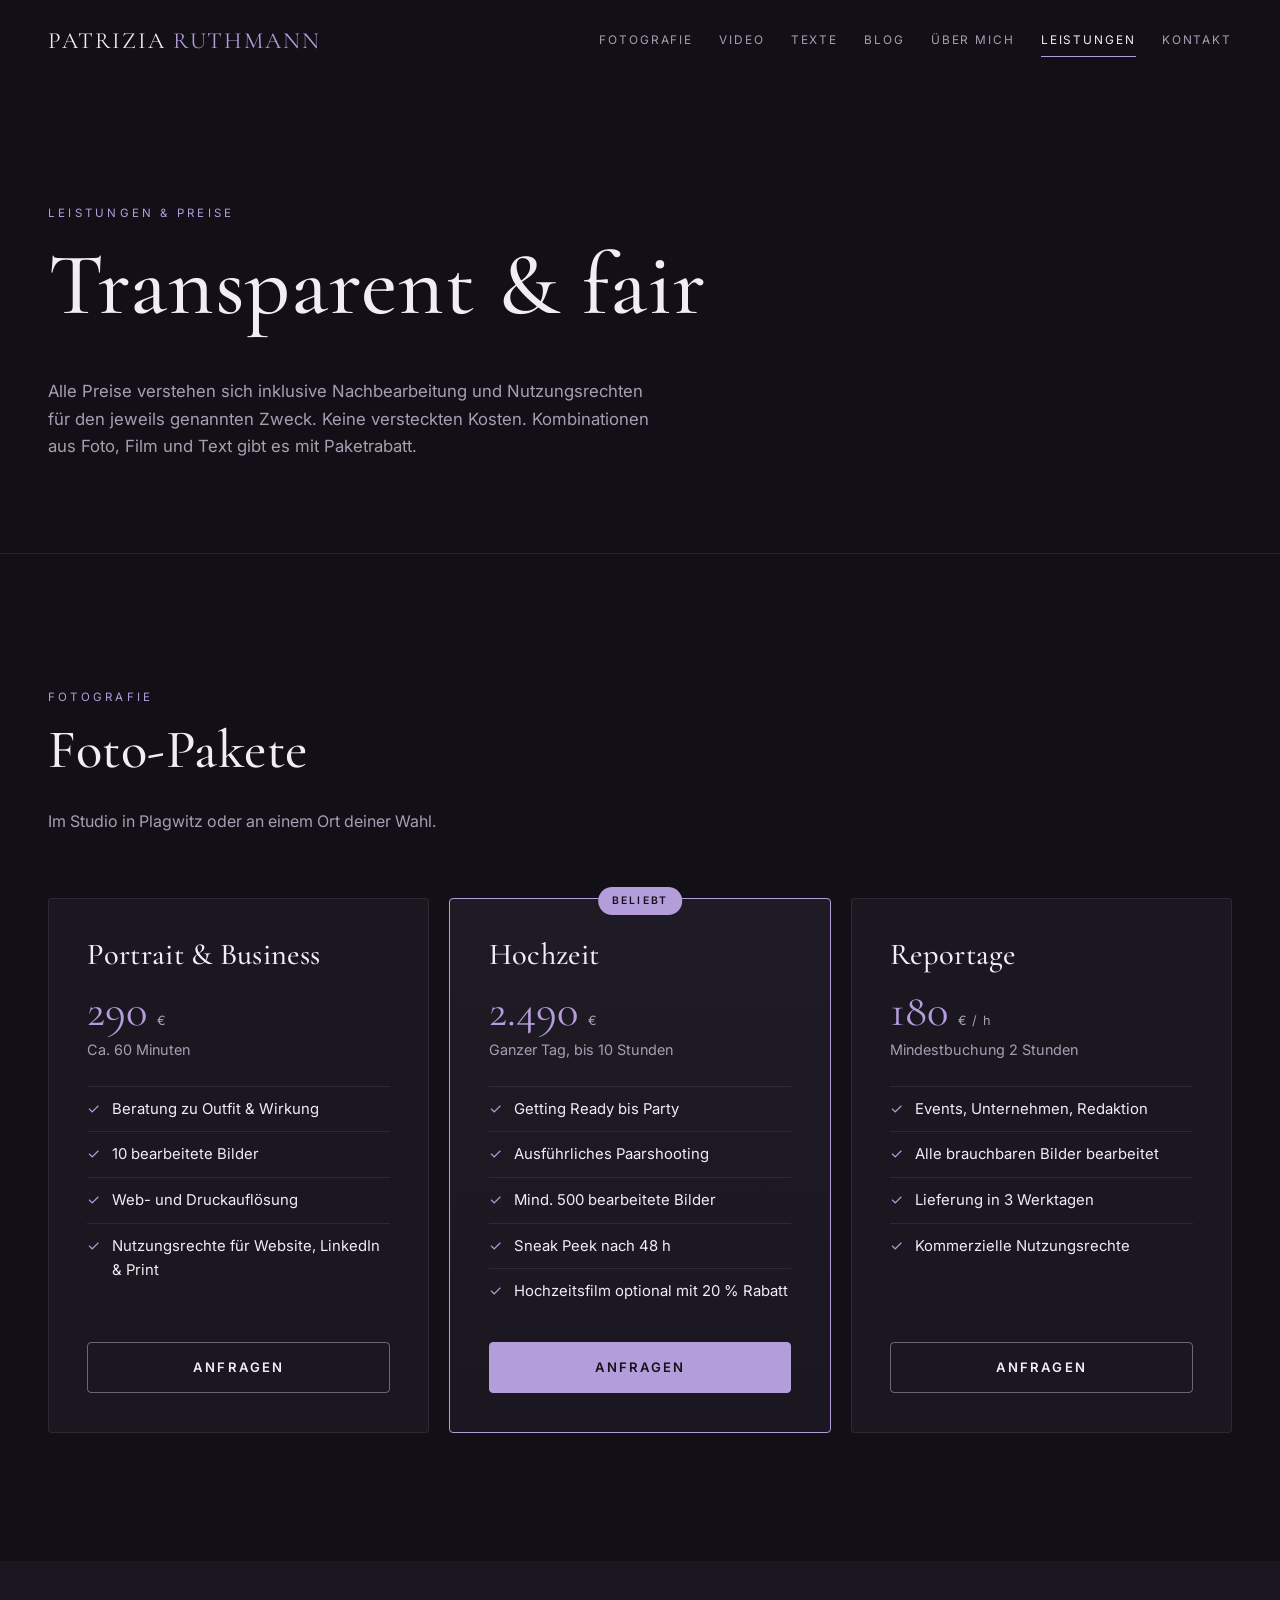
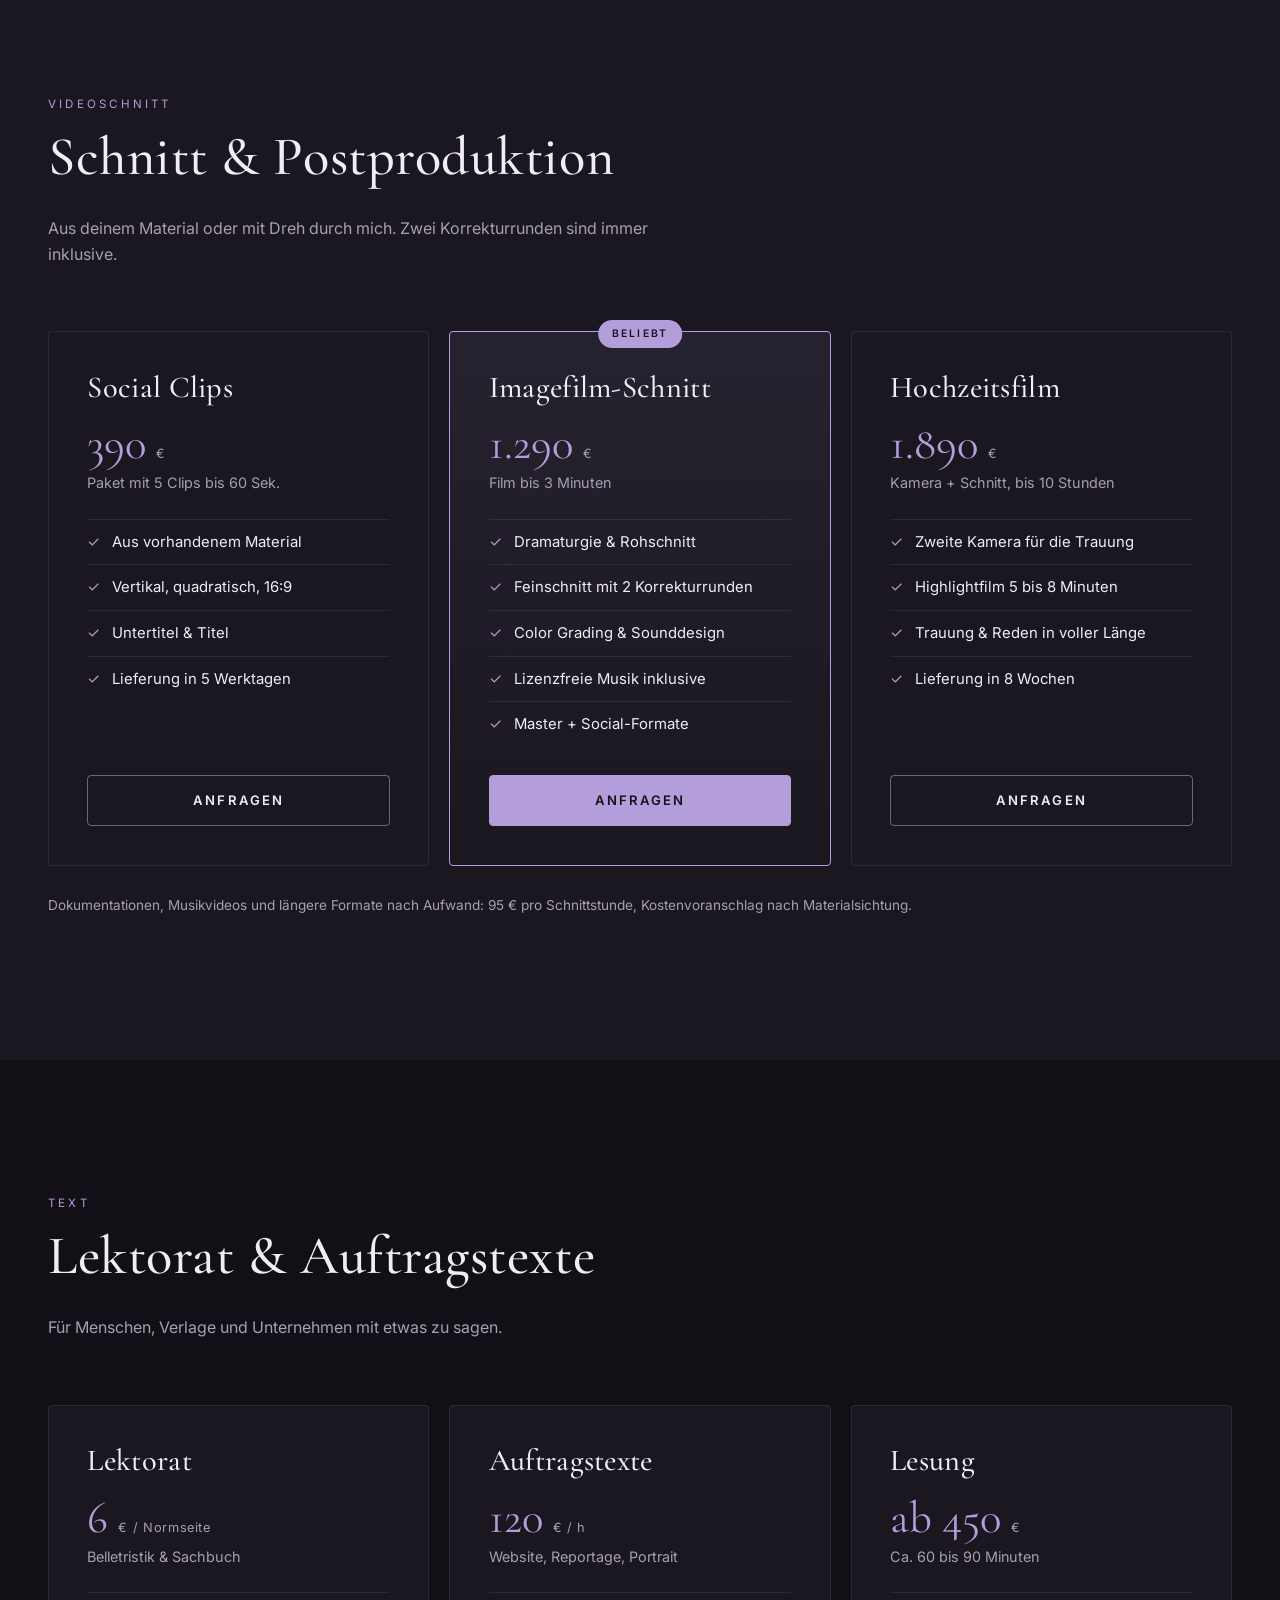
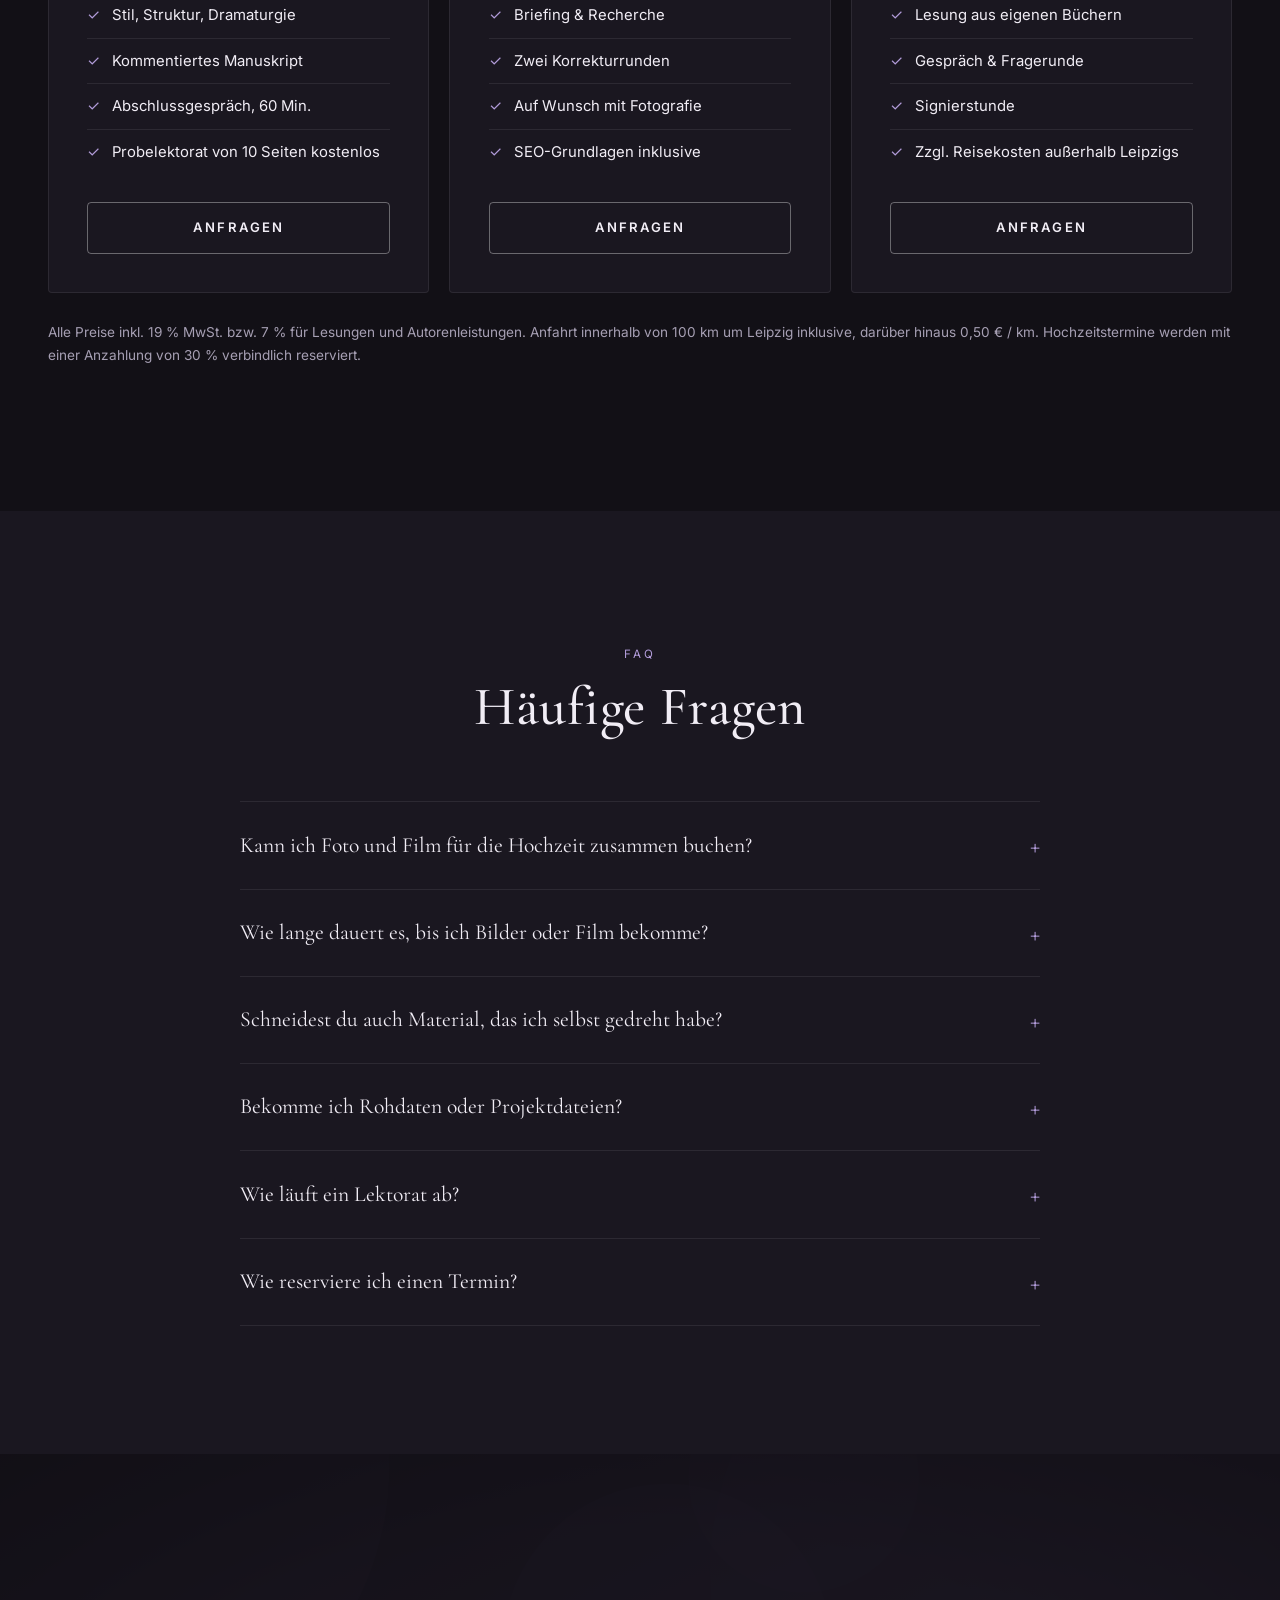
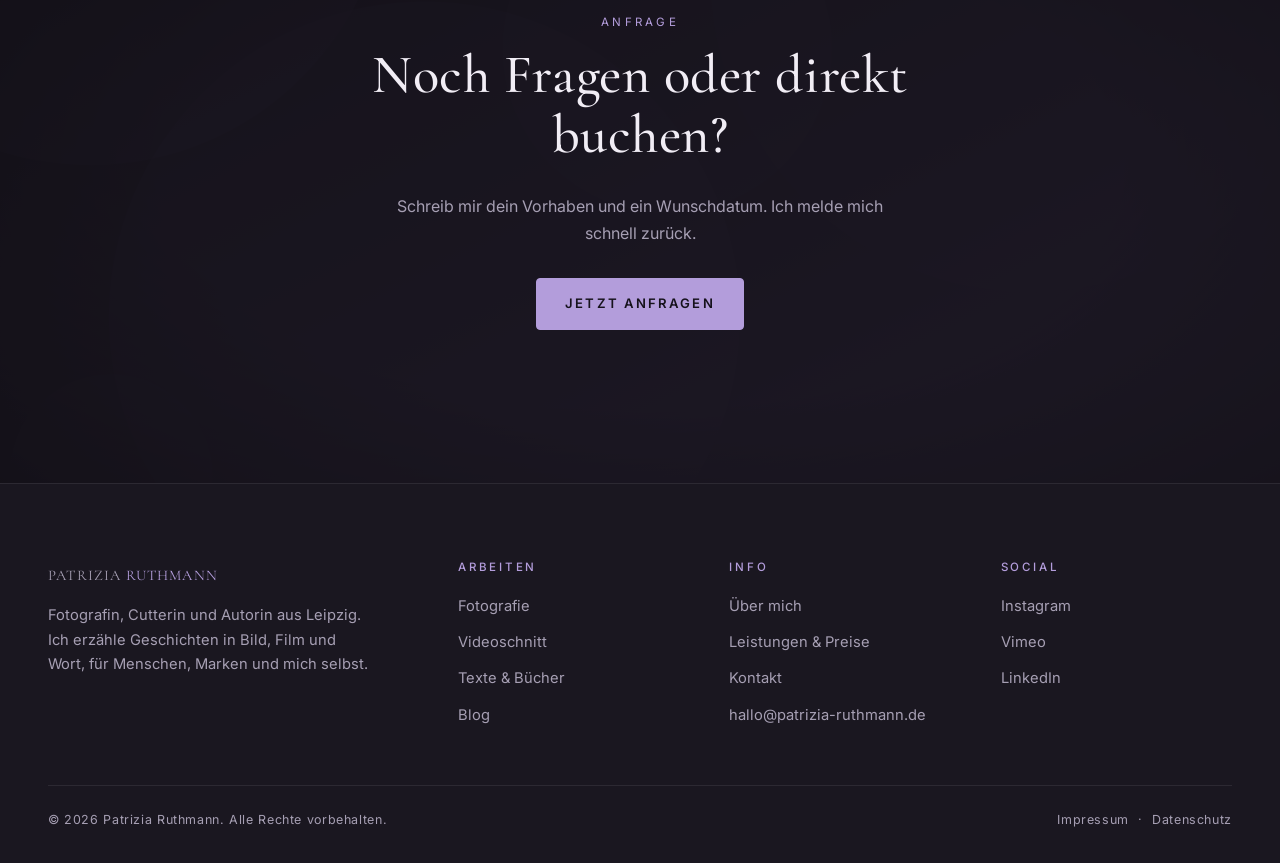
<file: leistungen.html>
<!DOCTYPE html>
<html lang="de">
<head>
  <meta charset="UTF-8">
  <meta name="viewport" content="width=device-width, initial-scale=1.0">
  <title>Leistungen & Preise – Patrizia Ruthmann</title>
  <meta name="description" content="Leistungen und Preise von Patrizia Ruthmann: Fotografie, Videoschnitt, Lektorat und Auftragstexte. Transparent und fair.">
  <meta property="og:title" content="Leistungen & Preise – Patrizia Ruthmann">
  <meta property="og:description" content="Leistungen und Preise von Patrizia Ruthmann: Fotografie, Videoschnitt, Lektorat und Auftragstexte. Transparent und fair.">
  <meta property="og:type" content="website">
  <meta property="og:image" content="assets/img/hero.svg">
  <meta name="theme-color" content="#121016">
  <link rel="icon" type="image/svg+xml" href="assets/img/favicon.svg">
  <link rel="preconnect" href="https://fonts.googleapis.com">
  <link rel="preconnect" href="https://fonts.gstatic.com" crossorigin>
  <link href="https://fonts.googleapis.com/css2?family=Cormorant+Garamond:ital,wght@0,400;0,500;0,600;1,400&family=Inter:wght@400;500;600&display=swap" rel="stylesheet">
  <link rel="stylesheet" href="css/style.css">
</head>
<body>
  <a class="skip-link" href="#main">Zum Inhalt springen</a>
  <header class="site-header">
    <div class="container">
      <a class="brand" href="index.html">Patrizia <span>Ruthmann</span></a>
      <button class="nav-toggle" aria-label="Menü öffnen" aria-expanded="false" aria-controls="nav"><span></span><span></span><span></span></button>
      <nav class="nav" id="nav" aria-label="Hauptnavigation">
        <a href="fotografie.html">Fotografie</a>
        <a href="video.html">Video</a>
        <a href="texte.html">Texte</a>
        <a href="blog.html">Blog</a>
        <a href="ueber-mich.html">Über mich</a>
        <a href="leistungen.html">Leistungen</a>
        <a href="kontakt.html">Kontakt</a>
      </nav>
    </div>
  </header>
  <main id="main">

    <section class="page-hero">
      <div class="container">
        <span class="eyebrow">Leistungen &amp; Preise</span>
        <h1>Transparent &amp; fair</h1>
        <p>Alle Preise verstehen sich inklusive Nachbearbeitung und Nutzungsrechten für den jeweils genannten Zweck. Keine versteckten Kosten. Kombinationen aus Foto, Film und Text gibt es mit Paketrabatt.</p>
      </div>
    </section>

    <section class="section" id="fotografie">
      <div class="container">
        <div class="section-head reveal"><span class="eyebrow">Fotografie</span><h2>Foto-Pakete</h2><p class="muted">Im Studio in Plagwitz oder an einem Ort deiner Wahl.</p></div>
        <div class="pricing">
          <div class="price reveal">
            <h3>Portrait &amp; Business</h3>
            <div class="price__amount">290 <small>€</small></div>
            <p class="price__sub">Ca. 60 Minuten</p>
            <ul><li>Beratung zu Outfit &amp; Wirkung</li><li>10 bearbeitete Bilder</li><li>Web- und Druckauflösung</li><li>Nutzungsrechte für Website, LinkedIn &amp; Print</li></ul>
            <a class="btn btn--ghost" href="kontakt.html">Anfragen</a>
          </div>

          <div class="price price--featured reveal"><span class="price__badge">Beliebt</span>
            <h3>Hochzeit</h3>
            <div class="price__amount">2.490 <small>€</small></div>
            <p class="price__sub">Ganzer Tag, bis 10 Stunden</p>
            <ul><li>Getting Ready bis Party</li><li>Ausführliches Paarshooting</li><li>Mind. 500 bearbeitete Bilder</li><li>Sneak Peek nach 48 h</li><li>Hochzeitsfilm optional mit 20 % Rabatt</li></ul>
            <a class="btn" href="kontakt.html">Anfragen</a>
          </div>

          <div class="price reveal">
            <h3>Reportage</h3>
            <div class="price__amount">180 <small>€ / h</small></div>
            <p class="price__sub">Mindestbuchung 2 Stunden</p>
            <ul><li>Events, Unternehmen, Redaktion</li><li>Alle brauchbaren Bilder bearbeitet</li><li>Lieferung in 3 Werktagen</li><li>Kommerzielle Nutzungsrechte</li></ul>
            <a class="btn btn--ghost" href="kontakt.html">Anfragen</a>
          </div>

        </div>
      </div>
    </section>

    <section class="section" id="video" style="background:var(--bg-elev)">
      <div class="container">
        <div class="section-head reveal"><span class="eyebrow">Videoschnitt</span><h2>Schnitt &amp; Postproduktion</h2><p class="muted">Aus deinem Material oder mit Dreh durch mich. Zwei Korrekturrunden sind immer inklusive.</p></div>
        <div class="pricing">
          <div class="price reveal">
            <h3>Social Clips</h3>
            <div class="price__amount">390 <small>€</small></div>
            <p class="price__sub">Paket mit 5 Clips bis 60 Sek.</p>
            <ul><li>Aus vorhandenem Material</li><li>Vertikal, quadratisch, 16:9</li><li>Untertitel &amp; Titel</li><li>Lieferung in 5 Werktagen</li></ul>
            <a class="btn btn--ghost" href="kontakt.html">Anfragen</a>
          </div>

          <div class="price price--featured reveal"><span class="price__badge">Beliebt</span>
            <h3>Imagefilm-Schnitt</h3>
            <div class="price__amount">1.290 <small>€</small></div>
            <p class="price__sub">Film bis 3 Minuten</p>
            <ul><li>Dramaturgie &amp; Rohschnitt</li><li>Feinschnitt mit 2 Korrekturrunden</li><li>Color Grading &amp; Sounddesign</li><li>Lizenzfreie Musik inklusive</li><li>Master + Social-Formate</li></ul>
            <a class="btn" href="kontakt.html">Anfragen</a>
          </div>

          <div class="price reveal">
            <h3>Hochzeitsfilm</h3>
            <div class="price__amount">1.890 <small>€</small></div>
            <p class="price__sub">Kamera + Schnitt, bis 10 Stunden</p>
            <ul><li>Zweite Kamera für die Trauung</li><li>Highlightfilm 5 bis 8 Minuten</li><li>Trauung &amp; Reden in voller Länge</li><li>Lieferung in 8 Wochen</li></ul>
            <a class="btn btn--ghost" href="kontakt.html">Anfragen</a>
          </div>

        </div>
        <p class="muted" style="margin-top:28px;font-size:.85rem">Dokumentationen, Musikvideos und längere Formate nach Aufwand: 95 € pro Schnittstunde, Kostenvoranschlag nach Materialsichtung.</p>
      </div>
    </section>

    <section class="section" id="text">
      <div class="container">
        <div class="section-head reveal"><span class="eyebrow">Text</span><h2>Lektorat &amp; Auftragstexte</h2><p class="muted">Für Menschen, Verlage und Unternehmen mit etwas zu sagen.</p></div>
        <div class="pricing">
          <div class="price reveal">
            <h3>Lektorat</h3>
            <div class="price__amount">6 <small>€ / Normseite</small></div>
            <p class="price__sub">Belletristik &amp; Sachbuch</p>
            <ul><li>Stil, Struktur, Dramaturgie</li><li>Kommentiertes Manuskript</li><li>Abschlussgespräch, 60 Min.</li><li>Probelektorat von 10 Seiten kostenlos</li></ul>
            <a class="btn btn--ghost" href="kontakt.html">Anfragen</a>
          </div>

          <div class="price reveal">
            <h3>Auftragstexte</h3>
            <div class="price__amount">120 <small>€ / h</small></div>
            <p class="price__sub">Website, Reportage, Portrait</p>
            <ul><li>Briefing &amp; Recherche</li><li>Zwei Korrekturrunden</li><li>Auf Wunsch mit Fotografie</li><li>SEO-Grundlagen inklusive</li></ul>
            <a class="btn btn--ghost" href="kontakt.html">Anfragen</a>
          </div>

          <div class="price reveal">
            <h3>Lesung</h3>
            <div class="price__amount">ab 450 <small>€</small></div>
            <p class="price__sub">Ca. 60 bis 90 Minuten</p>
            <ul><li>Lesung aus eigenen Büchern</li><li>Gespräch &amp; Fragerunde</li><li>Signierstunde</li><li>Zzgl. Reisekosten außerhalb Leipzigs</li></ul>
            <a class="btn btn--ghost" href="kontakt.html">Anfragen</a>
          </div>

        </div>
        <p class="muted" style="margin-top:28px;font-size:.85rem">Alle Preise inkl. 19 % MwSt. bzw. 7 % für Lesungen und Autorenleistungen. Anfahrt innerhalb von 100 km um Leipzig inklusive, darüber hinaus 0,50 € / km. Hochzeitstermine werden mit einer Anzahlung von 30 % verbindlich reserviert.</p>
      </div>
    </section>

    <section class="section" style="background:var(--bg-elev)">
      <div class="container">
        <div class="section-head section-head--center reveal"><span class="eyebrow">FAQ</span><h2>Häufige Fragen</h2></div>
        <div class="faq reveal">
          <details><summary>Kann ich Foto und Film für die Hochzeit zusammen buchen?</summary><p>Ja, das ist sogar die häufigste Kombination. Ich fotografiere selbst und bringe für den Film eine zweite Person mit. Der Hochzeitsfilm gibt es dann mit 20 % Rabatt.</p></details>
          <details><summary>Wie lange dauert es, bis ich Bilder oder Film bekomme?</summary><p>Portraits und Reportagen innerhalb von 3 bis 10 Werktagen. Hochzeitsfotos nach 4 bis 6 Wochen, Hochzeitsfilme nach 8 Wochen. Social Clips in 5 Werktagen, Imagefilme je nach Korrekturrunden in 3 bis 4 Wochen.</p></details>
          <details><summary>Schneidest du auch Material, das ich selbst gedreht habe?</summary><p>Sehr gern. Smartphone, Drohne, Kamera, alles ist willkommen. Ich schaue das Material vorab an und sage dir ehrlich, was daraus werden kann und was nicht.</p></details>
          <details><summary>Bekomme ich Rohdaten oder Projektdateien?</summary><p>Fotos und Filme bekommst du fertig bearbeitet in voller Auflösung. Rohdaten und Projektdateien gebe ich nicht heraus, weil die Bearbeitung Teil meiner Arbeit ist. Ausnahmen für Agenturen nach Absprache.</p></details>
          <details><summary>Wie läuft ein Lektorat ab?</summary><p>Du schickst mir zehn Seiten, ich lektoriere sie kostenlos zur Probe. Wenn es passt, bekommst du ein Angebot mit fester Seitenzahl und Termin. Am Ende gibt es ein kommentiertes Manuskript und ein Gespräch.</p></details>
          <details><summary>Wie reserviere ich einen Termin?</summary><p>Nach dem Kennenlerngespräch schicke ich dir einen Vertrag. Mit Unterschrift und Anzahlung von 30 % ist der Termin verbindlich reserviert.</p></details>
        </div>
      </div>
    </section>
    <section class="cta">
      <div class="cta__bg"><img src="assets/img/cta.svg" alt="" aria-hidden="true"></div>
      <div class="container reveal">
        <span class="eyebrow">Anfrage</span>
        <h2>Noch Fragen oder direkt buchen?</h2>
        <p>Schreib mir dein Vorhaben und ein Wunschdatum. Ich melde mich schnell zurück.</p>
        <a class="btn" href="kontakt.html">Jetzt anfragen</a>
      </div>
    </section>
  </main>
  <footer class="site-footer">
    <div class="container">
      <div class="footer-grid">
        <div>
          <a class="brand" href="index.html">Patrizia <span>Ruthmann</span></a>
          <p style="margin-top:16px">Fotografin, Cutterin und Autorin aus Leipzig. Ich erzähle Geschichten in Bild, Film und Wort, für Menschen, Marken und mich selbst.</p>
        </div>
        <div>
          <h4>Arbeiten</h4>
          <ul>
            <li><a href="fotografie.html">Fotografie</a></li>
            <li><a href="video.html">Videoschnitt</a></li>
            <li><a href="texte.html">Texte &amp; Bücher</a></li>
            <li><a href="blog.html">Blog</a></li>
          </ul>
        </div>
        <div>
          <h4>Info</h4>
          <ul>
            <li><a href="ueber-mich.html">Über mich</a></li>
            <li><a href="leistungen.html">Leistungen &amp; Preise</a></li>
            <li><a href="kontakt.html">Kontakt</a></li>
            <li><a href="mailto:hallo@patrizia-ruthmann.de">hallo@patrizia-ruthmann.de</a></li>
          </ul>
        </div>
        <div>
          <h4>Social</h4>
          <ul>
            <li><a href="https://instagram.com" target="_blank" rel="noopener">Instagram</a></li>
            <li><a href="https://vimeo.com" target="_blank" rel="noopener">Vimeo</a></li>
            <li><a href="https://linkedin.com" target="_blank" rel="noopener">LinkedIn</a></li>
          </ul>
        </div>
      </div>
      <div class="footer-bottom">
        <span>© <span data-year>2026</span> Patrizia Ruthmann. Alle Rechte vorbehalten.</span>
        <span><a href="impressum.html">Impressum</a> &nbsp;·&nbsp; <a href="datenschutz.html">Datenschutz</a></span>
      </div>
    </div>
  </footer>
  <script src="js/main.js"></script>
</body>
</html>
</file>
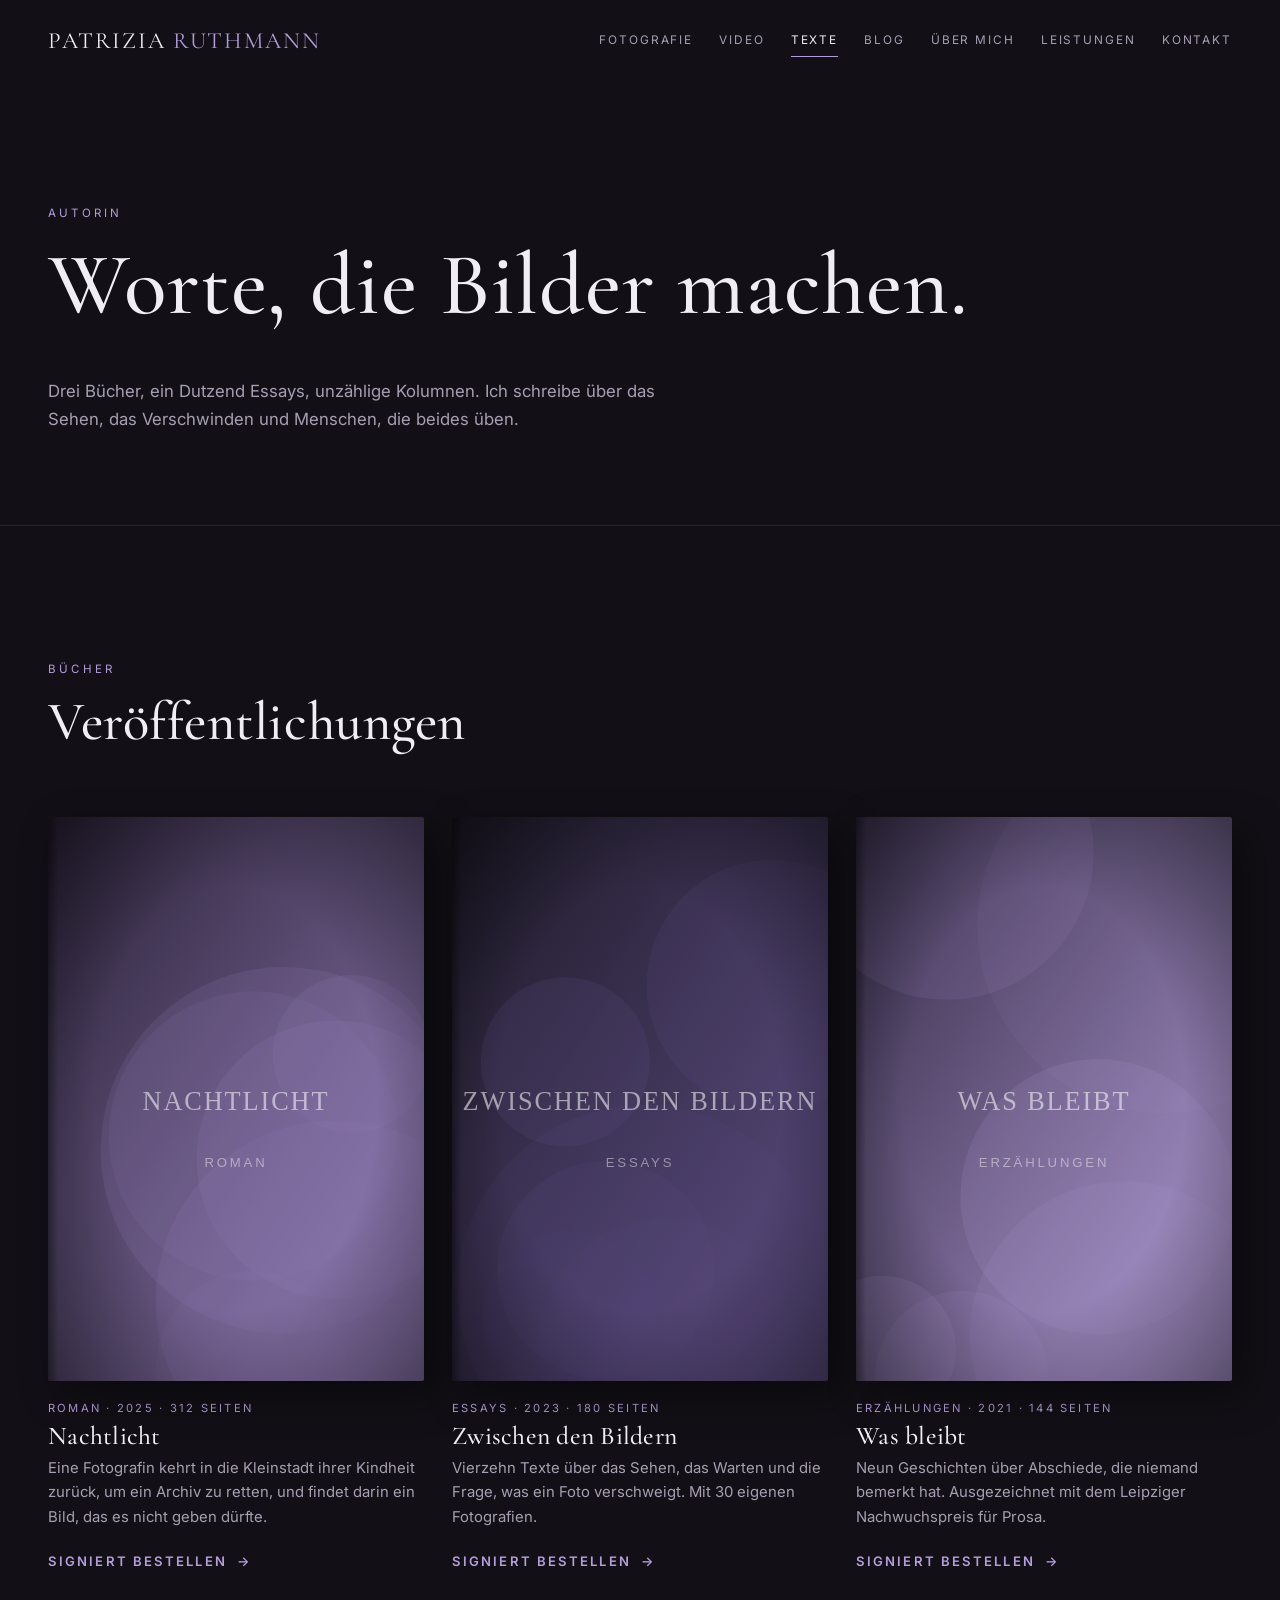
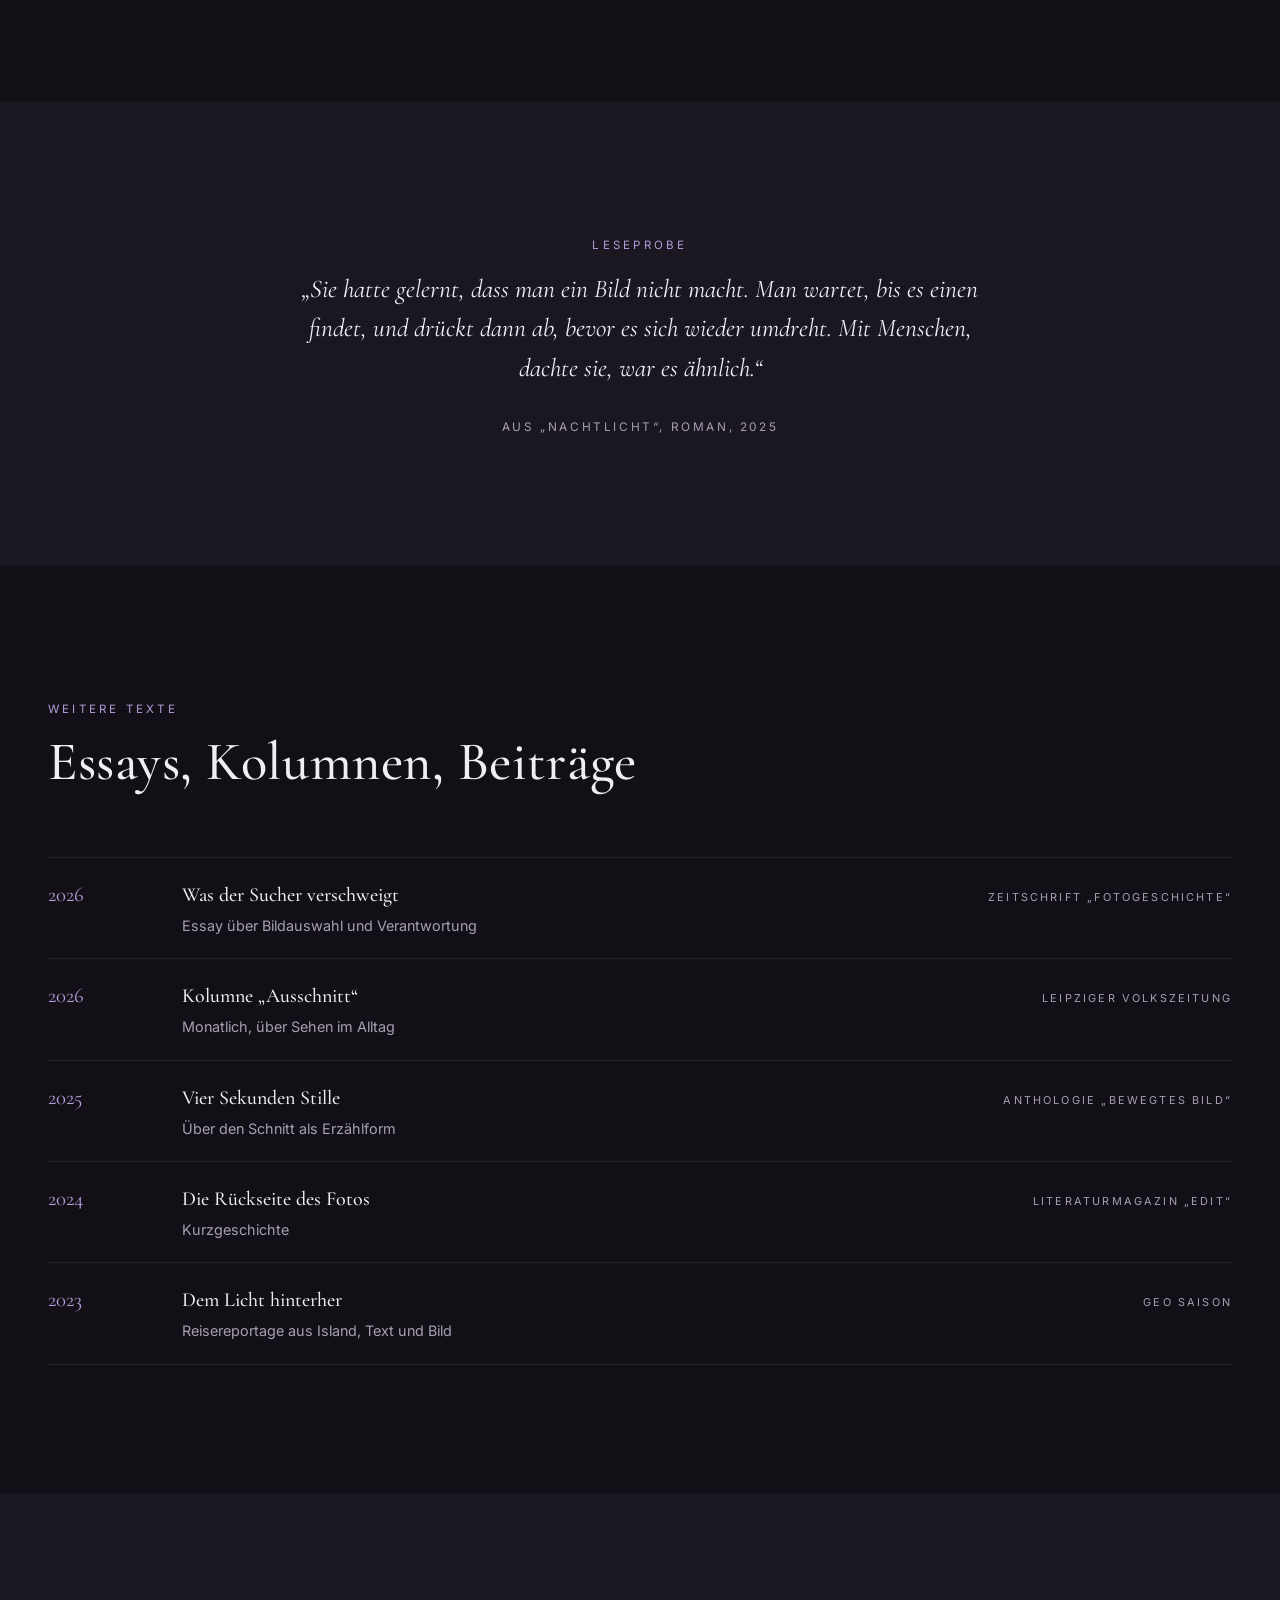
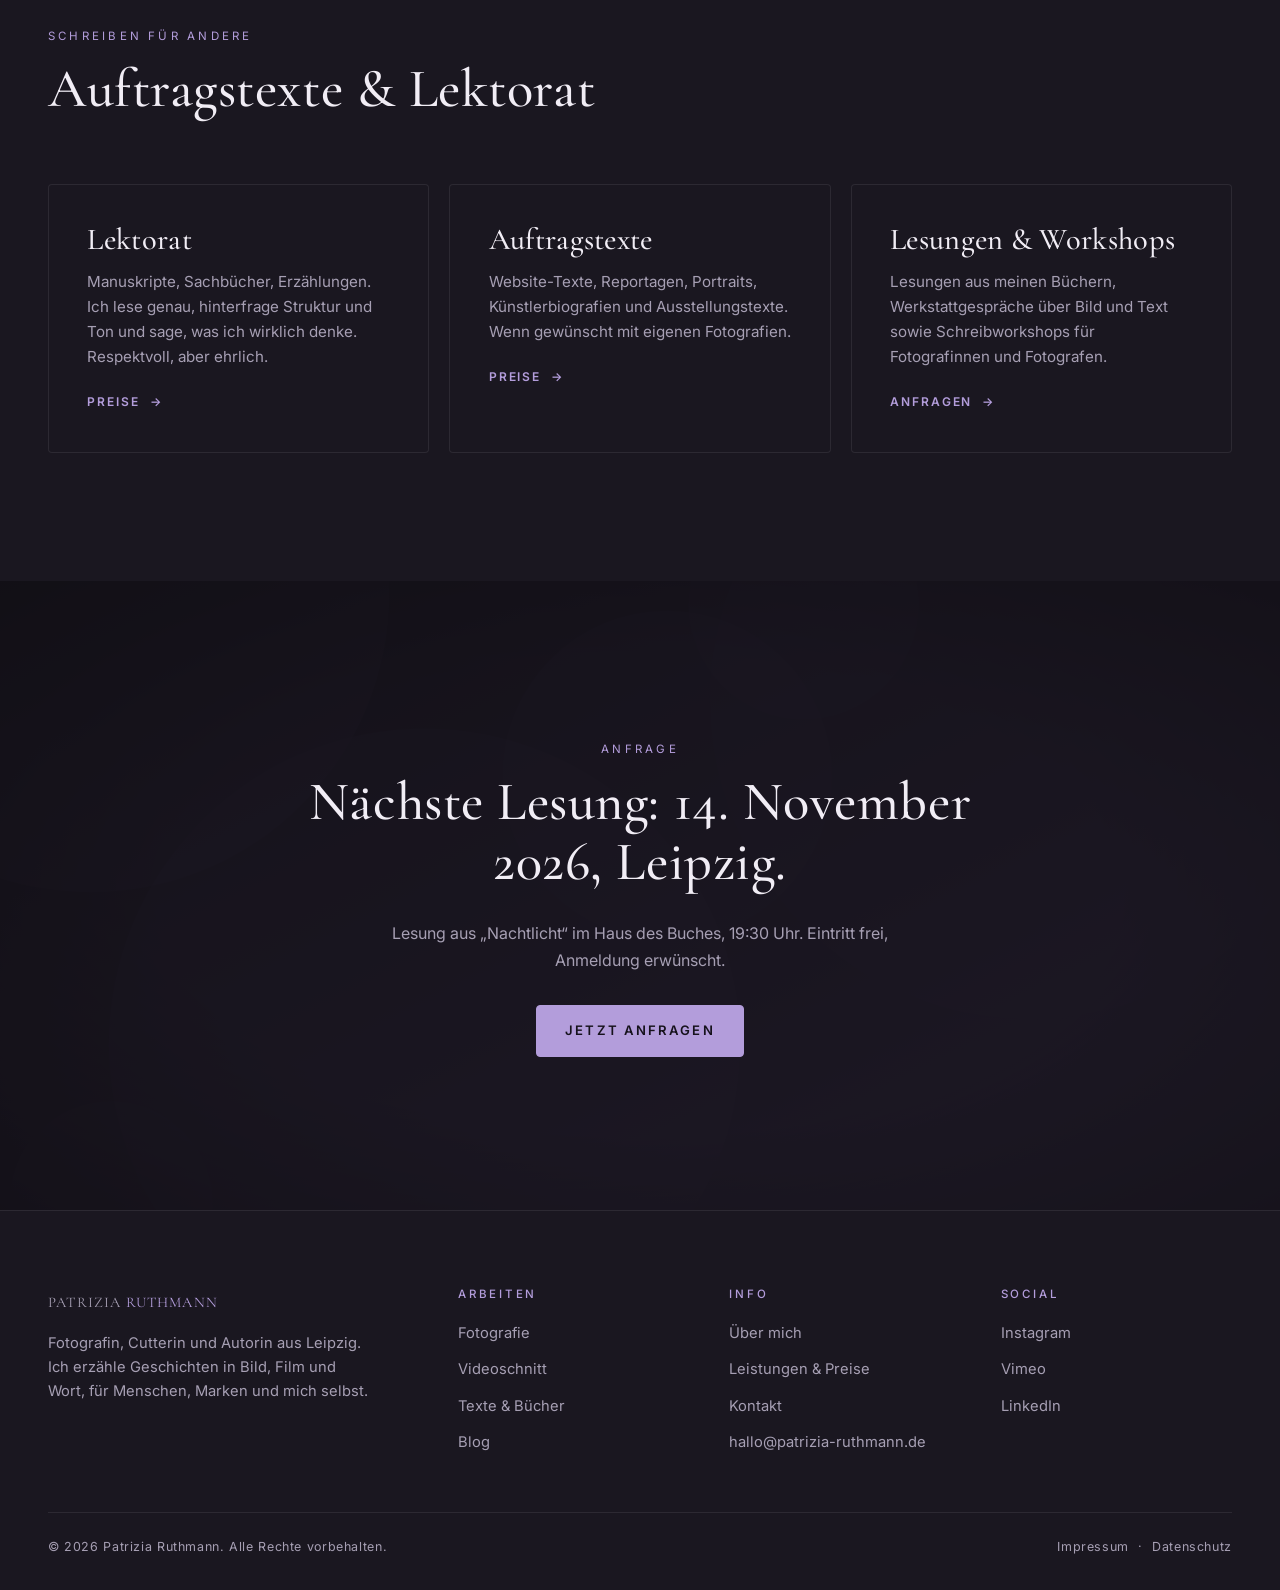
<file: texte.html>
<!DOCTYPE html>
<html lang="de">
<head>
  <meta charset="UTF-8">
  <meta name="viewport" content="width=device-width, initial-scale=1.0">
  <title>Texte & Bücher – Patrizia Ruthmann</title>
  <meta name="description" content="Patrizia Ruthmann als Autorin: Romane, Essays, Erzählungen, Kolumnen und Auftragstexte. Lesungen und Lektorat.">
  <meta property="og:title" content="Texte & Bücher – Patrizia Ruthmann">
  <meta property="og:description" content="Patrizia Ruthmann als Autorin: Romane, Essays, Erzählungen, Kolumnen und Auftragstexte. Lesungen und Lektorat.">
  <meta property="og:type" content="website">
  <meta property="og:image" content="assets/img/hero.svg">
  <meta name="theme-color" content="#121016">
  <link rel="icon" type="image/svg+xml" href="assets/img/favicon.svg">
  <link rel="preconnect" href="https://fonts.googleapis.com">
  <link rel="preconnect" href="https://fonts.gstatic.com" crossorigin>
  <link href="https://fonts.googleapis.com/css2?family=Cormorant+Garamond:ital,wght@0,400;0,500;0,600;1,400&family=Inter:wght@400;500;600&display=swap" rel="stylesheet">
  <link rel="stylesheet" href="css/style.css">
</head>
<body>
  <a class="skip-link" href="#main">Zum Inhalt springen</a>
  <header class="site-header">
    <div class="container">
      <a class="brand" href="index.html">Patrizia <span>Ruthmann</span></a>
      <button class="nav-toggle" aria-label="Menü öffnen" aria-expanded="false" aria-controls="nav"><span></span><span></span><span></span></button>
      <nav class="nav" id="nav" aria-label="Hauptnavigation">
        <a href="fotografie.html">Fotografie</a>
        <a href="video.html">Video</a>
        <a href="texte.html">Texte</a>
        <a href="blog.html">Blog</a>
        <a href="ueber-mich.html">Über mich</a>
        <a href="leistungen.html">Leistungen</a>
        <a href="kontakt.html">Kontakt</a>
      </nav>
    </div>
  </header>
  <main id="main">

    <section class="page-hero">
      <div class="container">
        <span class="eyebrow">Autorin</span>
        <h1>Worte, die Bilder machen.</h1>
        <p>Drei Bücher, ein Dutzend Essays, unzählige Kolumnen. Ich schreibe über das Sehen, das Verschwinden und Menschen, die beides üben.</p>
      </div>
    </section>

    <section class="section">
      <div class="container">
        <div class="section-head reveal">
          <span class="eyebrow">Bücher</span>
          <h2>Veröffentlichungen</h2>
        </div>
        <div class="books">
          <article class="book reveal">
            <div class="book__cover"><img src="assets/img/buecher/nachtlicht.svg" alt="Buchcover Nachtlicht" loading="lazy" width="800" height="1200"></div>
            <div><div class="book__meta">Roman · 2025 · 312 Seiten</div><h3>Nachtlicht</h3><p>Eine Fotografin kehrt in die Kleinstadt ihrer Kindheit zurück, um ein Archiv zu retten, und findet darin ein Bild, das es nicht geben dürfte.</p><a class="btn btn--link" href="kontakt.html">Signiert bestellen</a></div>
          </article>
          <article class="book reveal">
            <div class="book__cover"><img src="assets/img/buecher/zwischen-den-bildern.svg" alt="Buchcover Zwischen den Bildern" loading="lazy" width="800" height="1200"></div>
            <div><div class="book__meta">Essays · 2023 · 180 Seiten</div><h3>Zwischen den Bildern</h3><p>Vierzehn Texte über das Sehen, das Warten und die Frage, was ein Foto verschweigt. Mit 30 eigenen Fotografien.</p><a class="btn btn--link" href="kontakt.html">Signiert bestellen</a></div>
          </article>
          <article class="book reveal">
            <div class="book__cover"><img src="assets/img/buecher/was-bleibt.svg" alt="Buchcover Was bleibt" loading="lazy" width="800" height="1200"></div>
            <div><div class="book__meta">Erzählungen · 2021 · 144 Seiten</div><h3>Was bleibt</h3><p>Neun Geschichten über Abschiede, die niemand bemerkt hat. Ausgezeichnet mit dem Leipziger Nachwuchspreis für Prosa.</p><a class="btn btn--link" href="kontakt.html">Signiert bestellen</a></div>
          </article>
        </div>
      </div>
    </section>

    <section class="section" style="background:var(--bg-elev)">
      <div class="container">
        <div class="excerpt reveal">
          <span class="eyebrow">Leseprobe</span>
          <p>„Sie hatte gelernt, dass man ein Bild nicht macht. Man wartet, bis es einen findet, und drückt dann ab, bevor es sich wieder umdreht. Mit Menschen, dachte sie, war es ähnlich.“</p>
          <footer>Aus „Nachtlicht“, Roman, 2025</footer>
        </div>
      </div>
    </section>

    <section class="section">
      <div class="container">
        <div class="section-head reveal">
          <span class="eyebrow">Weitere Texte</span>
          <h2>Essays, Kolumnen, Beiträge</h2>
        </div>
        <ul class="publications reveal">
          <li><span class="year">2026</span><div><strong>Was der Sucher verschweigt</strong><span>Essay über Bildauswahl und Verantwortung</span></div><span class="kind">Zeitschrift „Fotogeschichte“</span></li>
          <li><span class="year">2026</span><div><strong>Kolumne „Ausschnitt“</strong><span>Monatlich, über Sehen im Alltag</span></div><span class="kind">Leipziger Volkszeitung</span></li>
          <li><span class="year">2025</span><div><strong>Vier Sekunden Stille</strong><span>Über den Schnitt als Erzählform</span></div><span class="kind">Anthologie „Bewegtes Bild“</span></li>
          <li><span class="year">2024</span><div><strong>Die Rückseite des Fotos</strong><span>Kurzgeschichte</span></div><span class="kind">Literaturmagazin „Edit“</span></li>
          <li><span class="year">2023</span><div><strong>Dem Licht hinterher</strong><span>Reisereportage aus Island, Text und Bild</span></div><span class="kind">GEO Saison</span></li>
        </ul>
      </div>
    </section>

    <section class="section" style="background:var(--bg-elev)">
      <div class="container">
        <div class="section-head reveal">
          <span class="eyebrow">Schreiben für andere</span>
          <h2>Auftragstexte &amp; Lektorat</h2>
        </div>
        <div class="cards">
          <article class="card reveal"><h3>Lektorat</h3><p>Manuskripte, Sachbücher, Erzählungen. Ich lese genau, hinterfrage Struktur und Ton und sage, was ich wirklich denke. Respektvoll, aber ehrlich.</p><a class="btn btn--link" href="leistungen.html#text">Preise</a></article>
          <article class="card reveal"><h3>Auftragstexte</h3><p>Website-Texte, Reportagen, Portraits, Künstlerbiografien und Ausstellungstexte. Wenn gewünscht mit eigenen Fotografien.</p><a class="btn btn--link" href="leistungen.html#text">Preise</a></article>
          <article class="card reveal"><h3>Lesungen &amp; Workshops</h3><p>Lesungen aus meinen Büchern, Werkstattgespräche über Bild und Text sowie Schreibworkshops für Fotografinnen und Fotografen.</p><a class="btn btn--link" href="kontakt.html">Anfragen</a></article>
        </div>
      </div>
    </section>
    <section class="cta">
      <div class="cta__bg"><img src="assets/img/cta.svg" alt="" aria-hidden="true"></div>
      <div class="container reveal">
        <span class="eyebrow">Anfrage</span>
        <h2>Nächste Lesung: 14. November 2026, Leipzig.</h2>
        <p>Lesung aus „Nachtlicht“ im Haus des Buches, 19:30 Uhr. Eintritt frei, Anmeldung erwünscht.</p>
        <a class="btn" href="kontakt.html">Jetzt anfragen</a>
      </div>
    </section>
  </main>
  <footer class="site-footer">
    <div class="container">
      <div class="footer-grid">
        <div>
          <a class="brand" href="index.html">Patrizia <span>Ruthmann</span></a>
          <p style="margin-top:16px">Fotografin, Cutterin und Autorin aus Leipzig. Ich erzähle Geschichten in Bild, Film und Wort, für Menschen, Marken und mich selbst.</p>
        </div>
        <div>
          <h4>Arbeiten</h4>
          <ul>
            <li><a href="fotografie.html">Fotografie</a></li>
            <li><a href="video.html">Videoschnitt</a></li>
            <li><a href="texte.html">Texte &amp; Bücher</a></li>
            <li><a href="blog.html">Blog</a></li>
          </ul>
        </div>
        <div>
          <h4>Info</h4>
          <ul>
            <li><a href="ueber-mich.html">Über mich</a></li>
            <li><a href="leistungen.html">Leistungen &amp; Preise</a></li>
            <li><a href="kontakt.html">Kontakt</a></li>
            <li><a href="mailto:hallo@patrizia-ruthmann.de">hallo@patrizia-ruthmann.de</a></li>
          </ul>
        </div>
        <div>
          <h4>Social</h4>
          <ul>
            <li><a href="https://instagram.com" target="_blank" rel="noopener">Instagram</a></li>
            <li><a href="https://vimeo.com" target="_blank" rel="noopener">Vimeo</a></li>
            <li><a href="https://linkedin.com" target="_blank" rel="noopener">LinkedIn</a></li>
          </ul>
        </div>
      </div>
      <div class="footer-bottom">
        <span>© <span data-year>2026</span> Patrizia Ruthmann. Alle Rechte vorbehalten.</span>
        <span><a href="impressum.html">Impressum</a> &nbsp;·&nbsp; <a href="datenschutz.html">Datenschutz</a></span>
      </div>
    </div>
  </footer>
  <script src="js/main.js"></script>
</body>
</html>
</file>
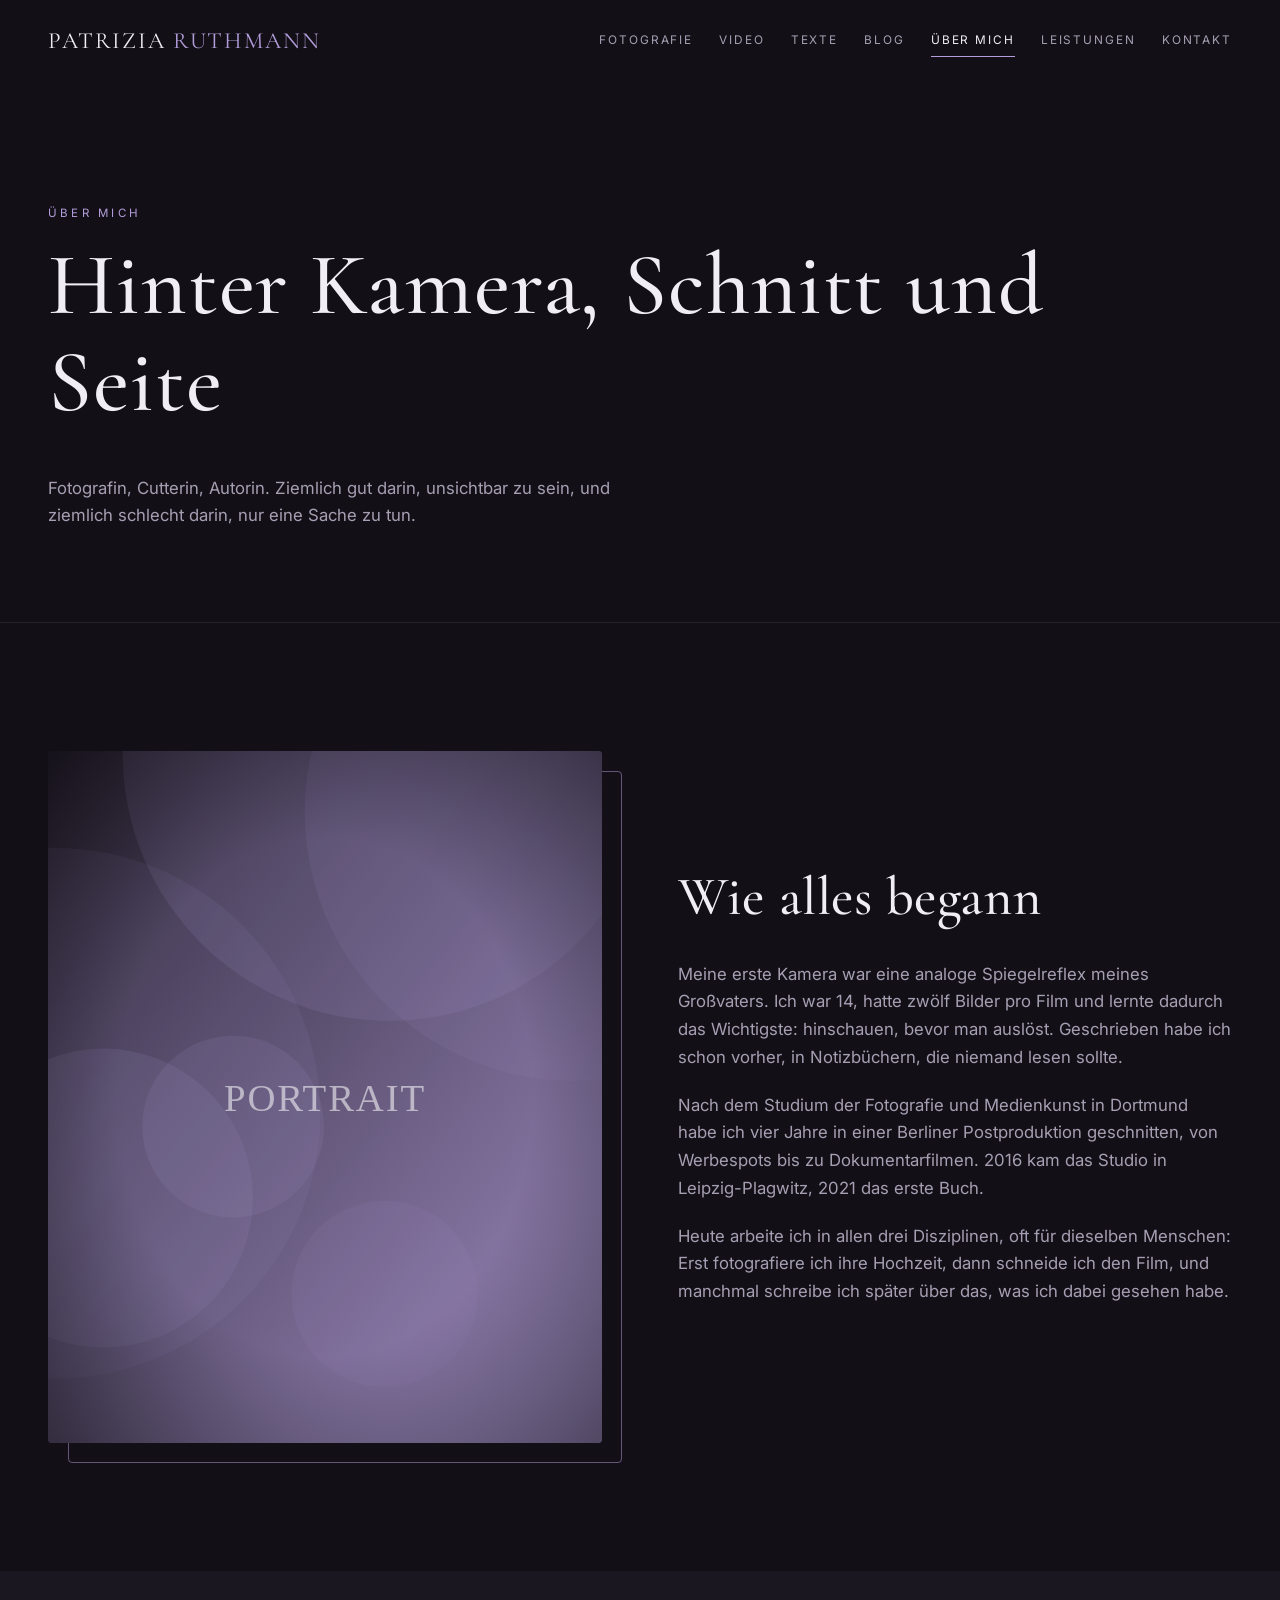
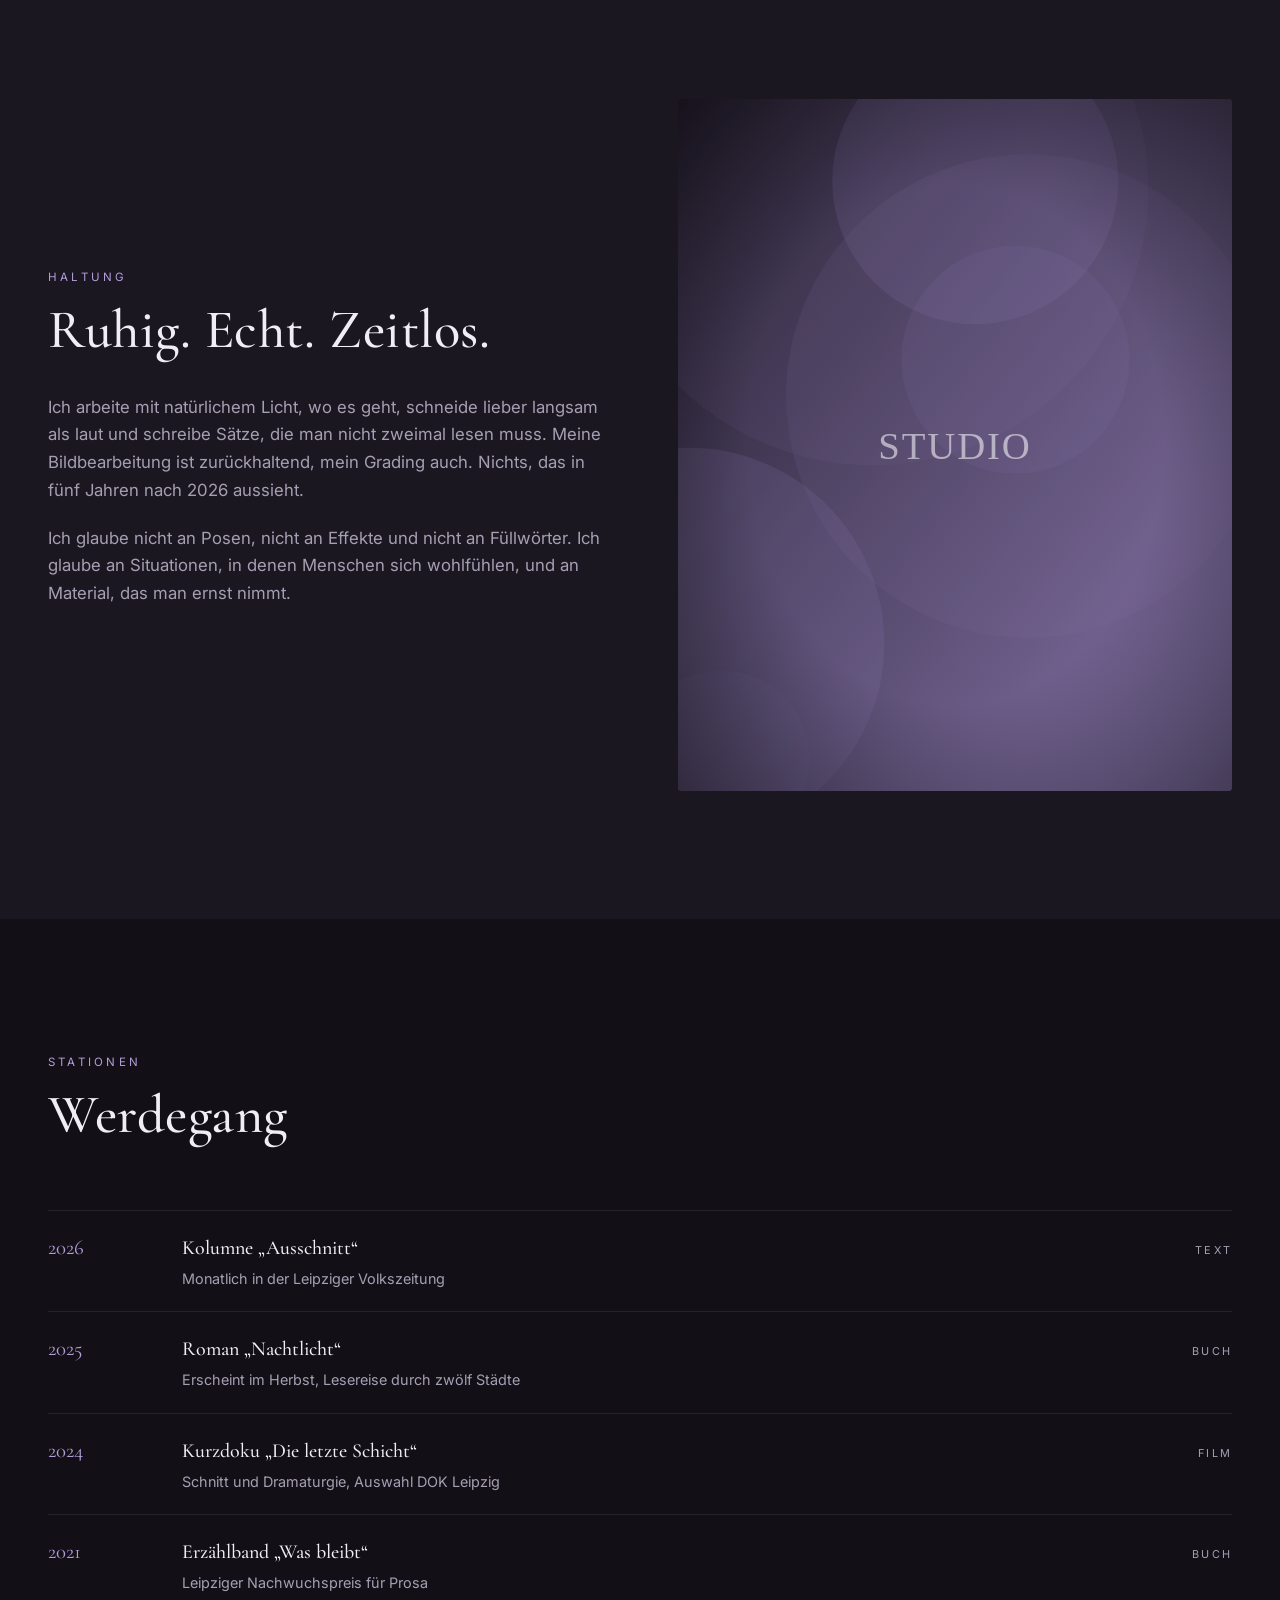
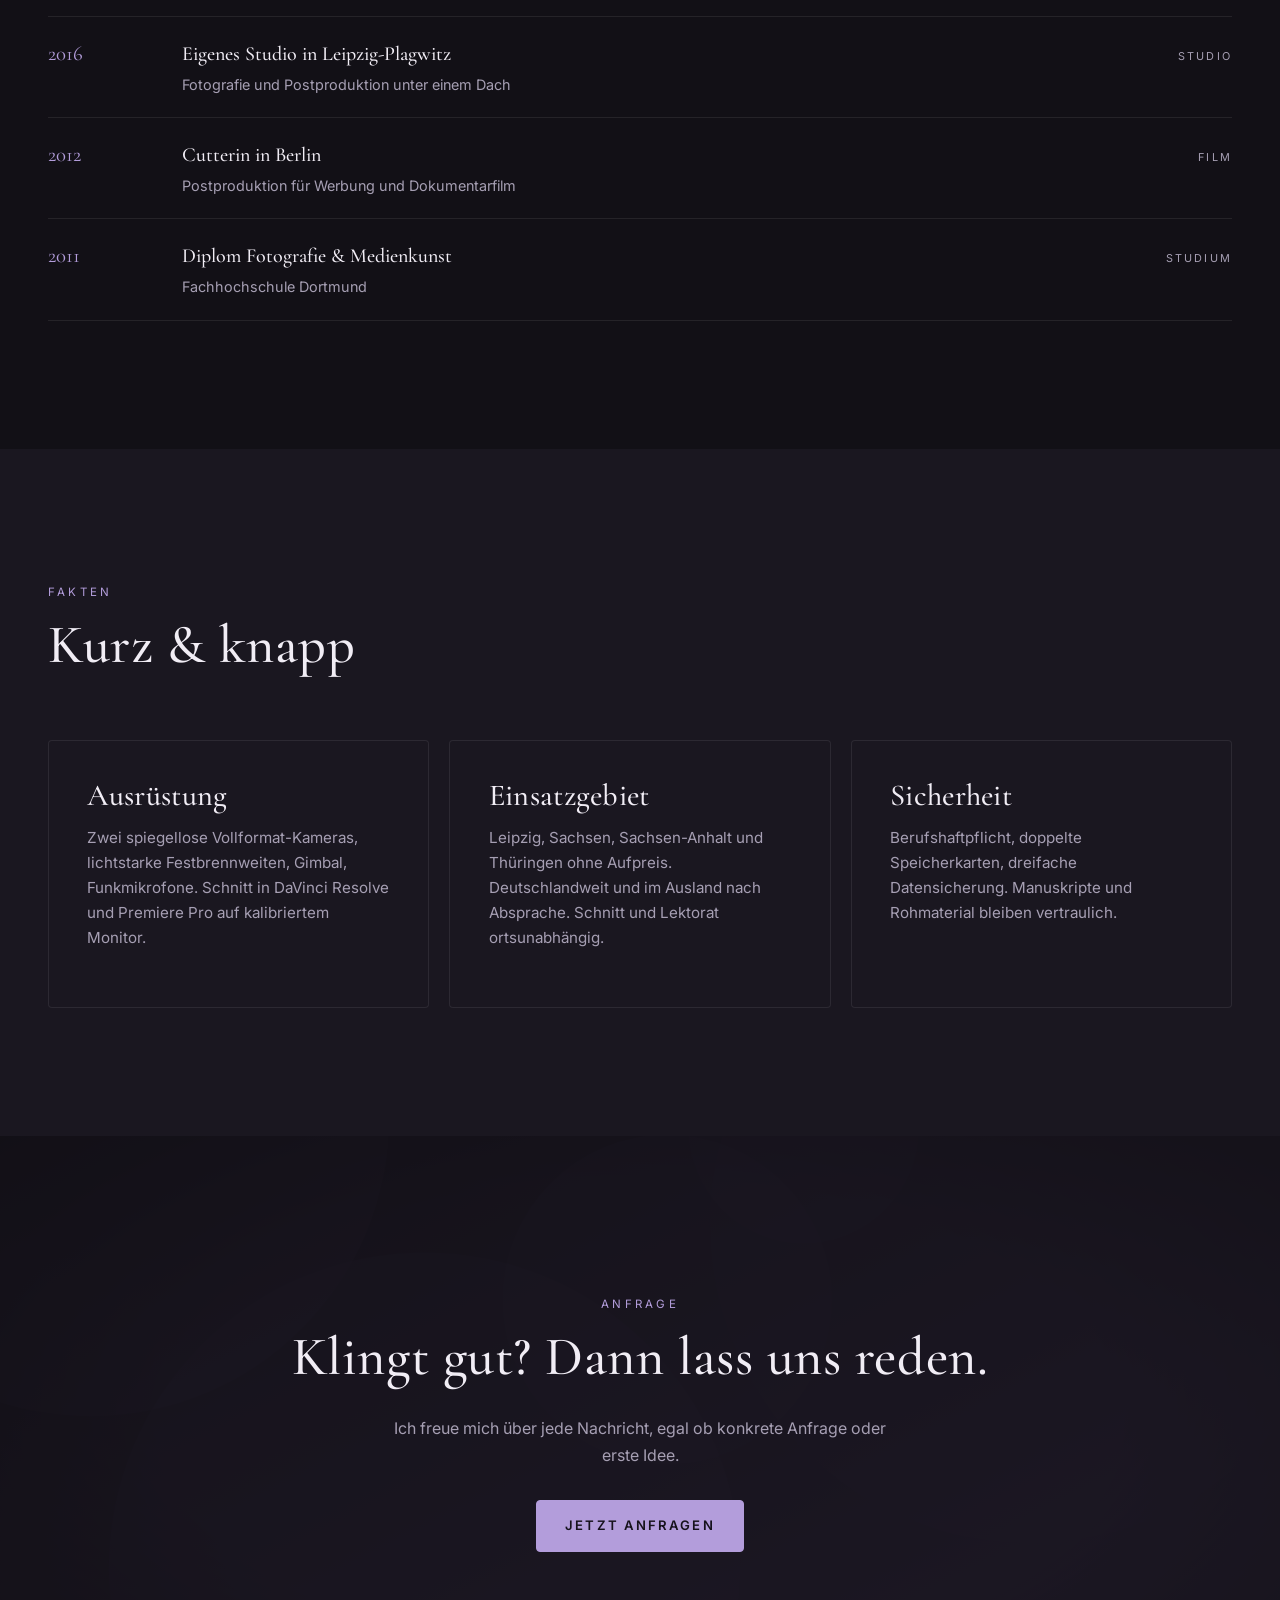
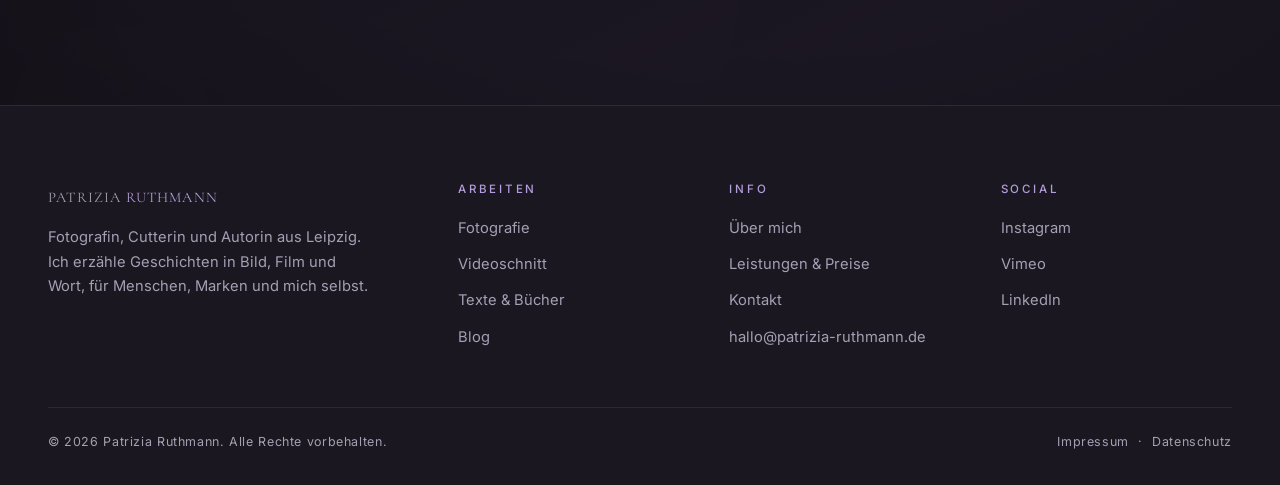
<file: ueber-mich.html>
<!DOCTYPE html>
<html lang="de">
<head>
  <meta charset="UTF-8">
  <meta name="viewport" content="width=device-width, initial-scale=1.0">
  <title>Über mich – Patrizia Ruthmann</title>
  <meta name="description" content="Patrizia Ruthmann: Fotografin, Cutterin und Autorin aus Leipzig. Werdegang, Stil und Arbeitsweise.">
  <meta property="og:title" content="Über mich – Patrizia Ruthmann">
  <meta property="og:description" content="Patrizia Ruthmann: Fotografin, Cutterin und Autorin aus Leipzig. Werdegang, Stil und Arbeitsweise.">
  <meta property="og:type" content="website">
  <meta property="og:image" content="assets/img/hero.svg">
  <meta name="theme-color" content="#121016">
  <link rel="icon" type="image/svg+xml" href="assets/img/favicon.svg">
  <link rel="preconnect" href="https://fonts.googleapis.com">
  <link rel="preconnect" href="https://fonts.gstatic.com" crossorigin>
  <link href="https://fonts.googleapis.com/css2?family=Cormorant+Garamond:ital,wght@0,400;0,500;0,600;1,400&family=Inter:wght@400;500;600&display=swap" rel="stylesheet">
  <link rel="stylesheet" href="css/style.css">
</head>
<body>
  <a class="skip-link" href="#main">Zum Inhalt springen</a>
  <header class="site-header">
    <div class="container">
      <a class="brand" href="index.html">Patrizia <span>Ruthmann</span></a>
      <button class="nav-toggle" aria-label="Menü öffnen" aria-expanded="false" aria-controls="nav"><span></span><span></span><span></span></button>
      <nav class="nav" id="nav" aria-label="Hauptnavigation">
        <a href="fotografie.html">Fotografie</a>
        <a href="video.html">Video</a>
        <a href="texte.html">Texte</a>
        <a href="blog.html">Blog</a>
        <a href="ueber-mich.html">Über mich</a>
        <a href="leistungen.html">Leistungen</a>
        <a href="kontakt.html">Kontakt</a>
      </nav>
    </div>
  </header>
  <main id="main">

    <section class="page-hero">
      <div class="container">
        <span class="eyebrow">Über mich</span>
        <h1>Hinter Kamera, Schnitt und Seite</h1>
        <p>Fotografin, Cutterin, Autorin. Ziemlich gut darin, unsichtbar zu sein, und ziemlich schlecht darin, nur eine Sache zu tun.</p>
      </div>
    </section>

    <section class="section">
      <div class="container split">
        <div class="split__media reveal"><img src="assets/img/about.svg" alt="Portrait von Patrizia Ruthmann" loading="lazy" width="1200" height="1500"></div>
        <div class="split__text reveal">
          <h2>Wie alles begann</h2>
          <p>Meine erste Kamera war eine analoge Spiegelreflex meines Großvaters. Ich war 14, hatte zwölf Bilder pro Film und lernte dadurch das Wichtigste: hinschauen, bevor man auslöst. Geschrieben habe ich schon vorher, in Notizbüchern, die niemand lesen sollte.</p>
          <p>Nach dem Studium der Fotografie und Medienkunst in Dortmund habe ich vier Jahre in einer Berliner Postproduktion geschnitten, von Werbespots bis zu Dokumentarfilmen. 2016 kam das Studio in Leipzig-Plagwitz, 2021 das erste Buch.</p>
          <p>Heute arbeite ich in allen drei Disziplinen, oft für dieselben Menschen: Erst fotografiere ich ihre Hochzeit, dann schneide ich den Film, und manchmal schreibe ich später über das, was ich dabei gesehen habe.</p>
        </div>
      </div>
    </section>

    <section class="section" style="background:var(--bg-elev)">
      <div class="container split split--reverse">
        <div class="split__media reveal"><img src="assets/img/studio.svg" alt="Das Studio in Leipzig-Plagwitz" loading="lazy" width="1200" height="1500"></div>
        <div class="split__text reveal">
          <span class="eyebrow">Haltung</span>
          <h2>Ruhig. Echt. Zeitlos.</h2>
          <p>Ich arbeite mit natürlichem Licht, wo es geht, schneide lieber langsam als laut und schreibe Sätze, die man nicht zweimal lesen muss. Meine Bildbearbeitung ist zurückhaltend, mein Grading auch. Nichts, das in fünf Jahren nach 2026 aussieht.</p>
          <p>Ich glaube nicht an Posen, nicht an Effekte und nicht an Füllwörter. Ich glaube an Situationen, in denen Menschen sich wohlfühlen, und an Material, das man ernst nimmt.</p>
        </div>
      </div>
    </section>

    <section class="section">
      <div class="container">
        <div class="section-head reveal"><span class="eyebrow">Stationen</span><h2>Werdegang</h2></div>
        <ul class="publications reveal">
          <li><span class="year">2026</span><div><strong>Kolumne „Ausschnitt“</strong><span>Monatlich in der Leipziger Volkszeitung</span></div><span class="kind">Text</span></li>
          <li><span class="year">2025</span><div><strong>Roman „Nachtlicht“</strong><span>Erscheint im Herbst, Lesereise durch zwölf Städte</span></div><span class="kind">Buch</span></li>
          <li><span class="year">2024</span><div><strong>Kurzdoku „Die letzte Schicht“</strong><span>Schnitt und Dramaturgie, Auswahl DOK Leipzig</span></div><span class="kind">Film</span></li>
          <li><span class="year">2021</span><div><strong>Erzählband „Was bleibt“</strong><span>Leipziger Nachwuchspreis für Prosa</span></div><span class="kind">Buch</span></li>
          <li><span class="year">2016</span><div><strong>Eigenes Studio in Leipzig-Plagwitz</strong><span>Fotografie und Postproduktion unter einem Dach</span></div><span class="kind">Studio</span></li>
          <li><span class="year">2012</span><div><strong>Cutterin in Berlin</strong><span>Postproduktion für Werbung und Dokumentarfilm</span></div><span class="kind">Film</span></li>
          <li><span class="year">2011</span><div><strong>Diplom Fotografie &amp; Medienkunst</strong><span>Fachhochschule Dortmund</span></div><span class="kind">Studium</span></li>
        </ul>
      </div>
    </section>

    <section class="section" style="background:var(--bg-elev)">
      <div class="container">
        <div class="section-head reveal"><span class="eyebrow">Fakten</span><h2>Kurz &amp; knapp</h2></div>
        <div class="cards">
          <article class="card reveal"><h3>Ausrüstung</h3><p>Zwei spiegellose Vollformat-Kameras, lichtstarke Festbrennweiten, Gimbal, Funkmikrofone. Schnitt in DaVinci Resolve und Premiere Pro auf kalibriertem Monitor.</p></article>
          <article class="card reveal"><h3>Einsatzgebiet</h3><p>Leipzig, Sachsen, Sachsen-Anhalt und Thüringen ohne Aufpreis. Deutschlandweit und im Ausland nach Absprache. Schnitt und Lektorat ortsunabhängig.</p></article>
          <article class="card reveal"><h3>Sicherheit</h3><p>Berufshaftpflicht, doppelte Speicherkarten, dreifache Datensicherung. Manuskripte und Rohmaterial bleiben vertraulich.</p></article>
        </div>
      </div>
    </section>
    <section class="cta">
      <div class="cta__bg"><img src="assets/img/cta.svg" alt="" aria-hidden="true"></div>
      <div class="container reveal">
        <span class="eyebrow">Anfrage</span>
        <h2>Klingt gut? Dann lass uns reden.</h2>
        <p>Ich freue mich über jede Nachricht, egal ob konkrete Anfrage oder erste Idee.</p>
        <a class="btn" href="kontakt.html">Jetzt anfragen</a>
      </div>
    </section>
  </main>
  <footer class="site-footer">
    <div class="container">
      <div class="footer-grid">
        <div>
          <a class="brand" href="index.html">Patrizia <span>Ruthmann</span></a>
          <p style="margin-top:16px">Fotografin, Cutterin und Autorin aus Leipzig. Ich erzähle Geschichten in Bild, Film und Wort, für Menschen, Marken und mich selbst.</p>
        </div>
        <div>
          <h4>Arbeiten</h4>
          <ul>
            <li><a href="fotografie.html">Fotografie</a></li>
            <li><a href="video.html">Videoschnitt</a></li>
            <li><a href="texte.html">Texte &amp; Bücher</a></li>
            <li><a href="blog.html">Blog</a></li>
          </ul>
        </div>
        <div>
          <h4>Info</h4>
          <ul>
            <li><a href="ueber-mich.html">Über mich</a></li>
            <li><a href="leistungen.html">Leistungen &amp; Preise</a></li>
            <li><a href="kontakt.html">Kontakt</a></li>
            <li><a href="mailto:hallo@patrizia-ruthmann.de">hallo@patrizia-ruthmann.de</a></li>
          </ul>
        </div>
        <div>
          <h4>Social</h4>
          <ul>
            <li><a href="https://instagram.com" target="_blank" rel="noopener">Instagram</a></li>
            <li><a href="https://vimeo.com" target="_blank" rel="noopener">Vimeo</a></li>
            <li><a href="https://linkedin.com" target="_blank" rel="noopener">LinkedIn</a></li>
          </ul>
        </div>
      </div>
      <div class="footer-bottom">
        <span>© <span data-year>2026</span> Patrizia Ruthmann. Alle Rechte vorbehalten.</span>
        <span><a href="impressum.html">Impressum</a> &nbsp;·&nbsp; <a href="datenschutz.html">Datenschutz</a></span>
      </div>
    </div>
  </footer>
  <script src="js/main.js"></script>
</body>
</html>
</file>
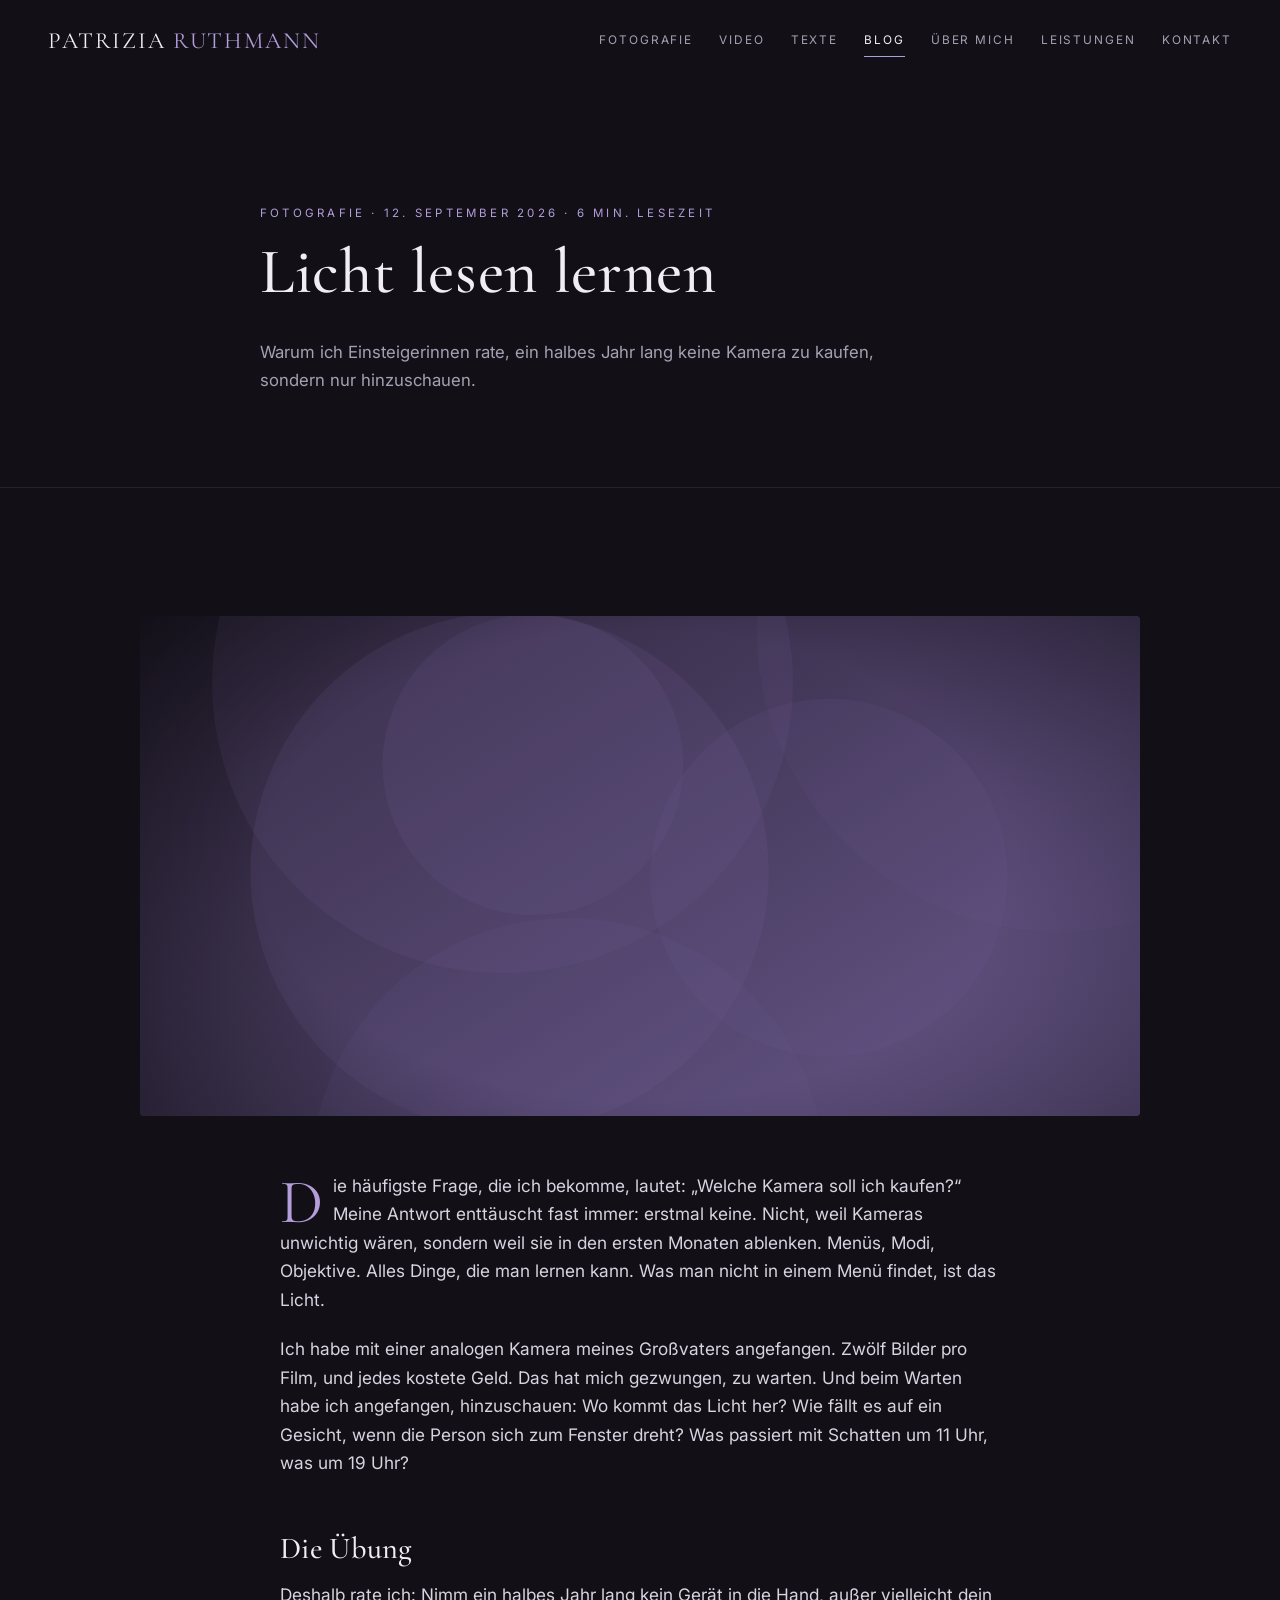
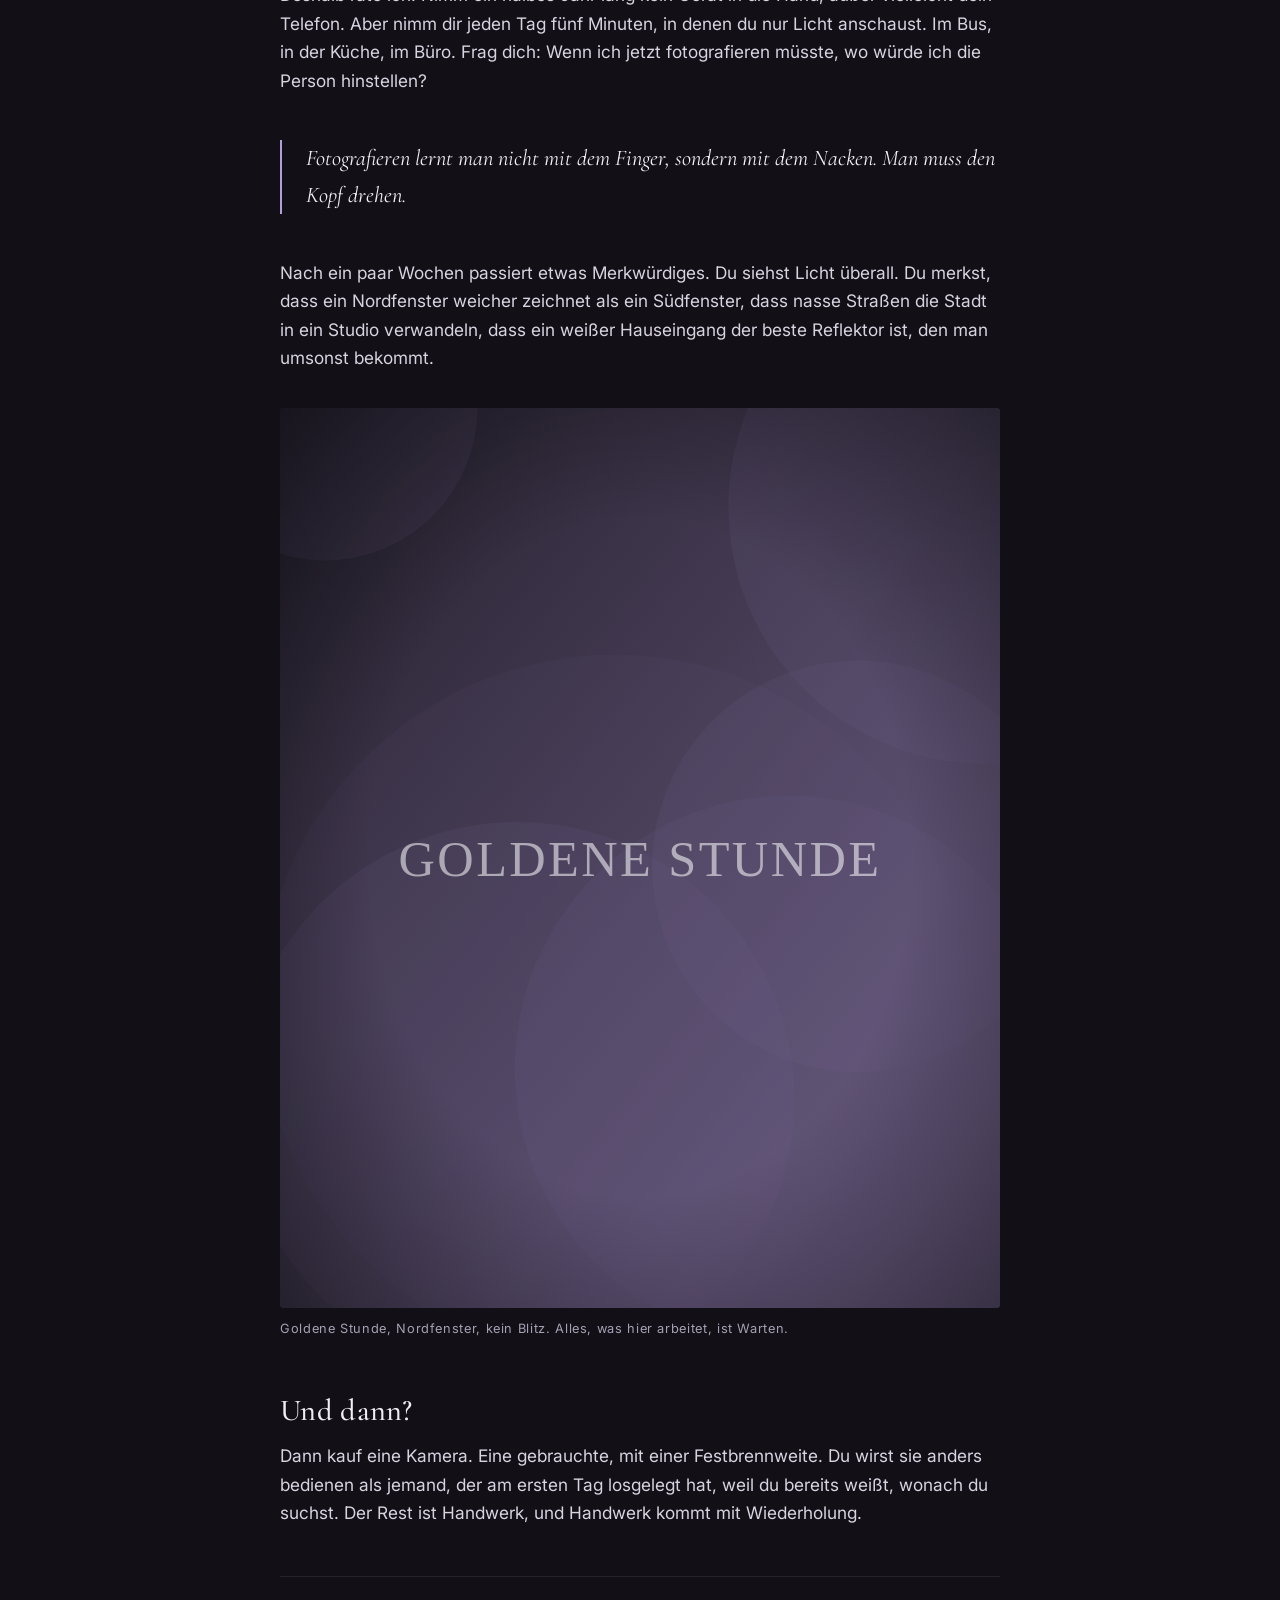
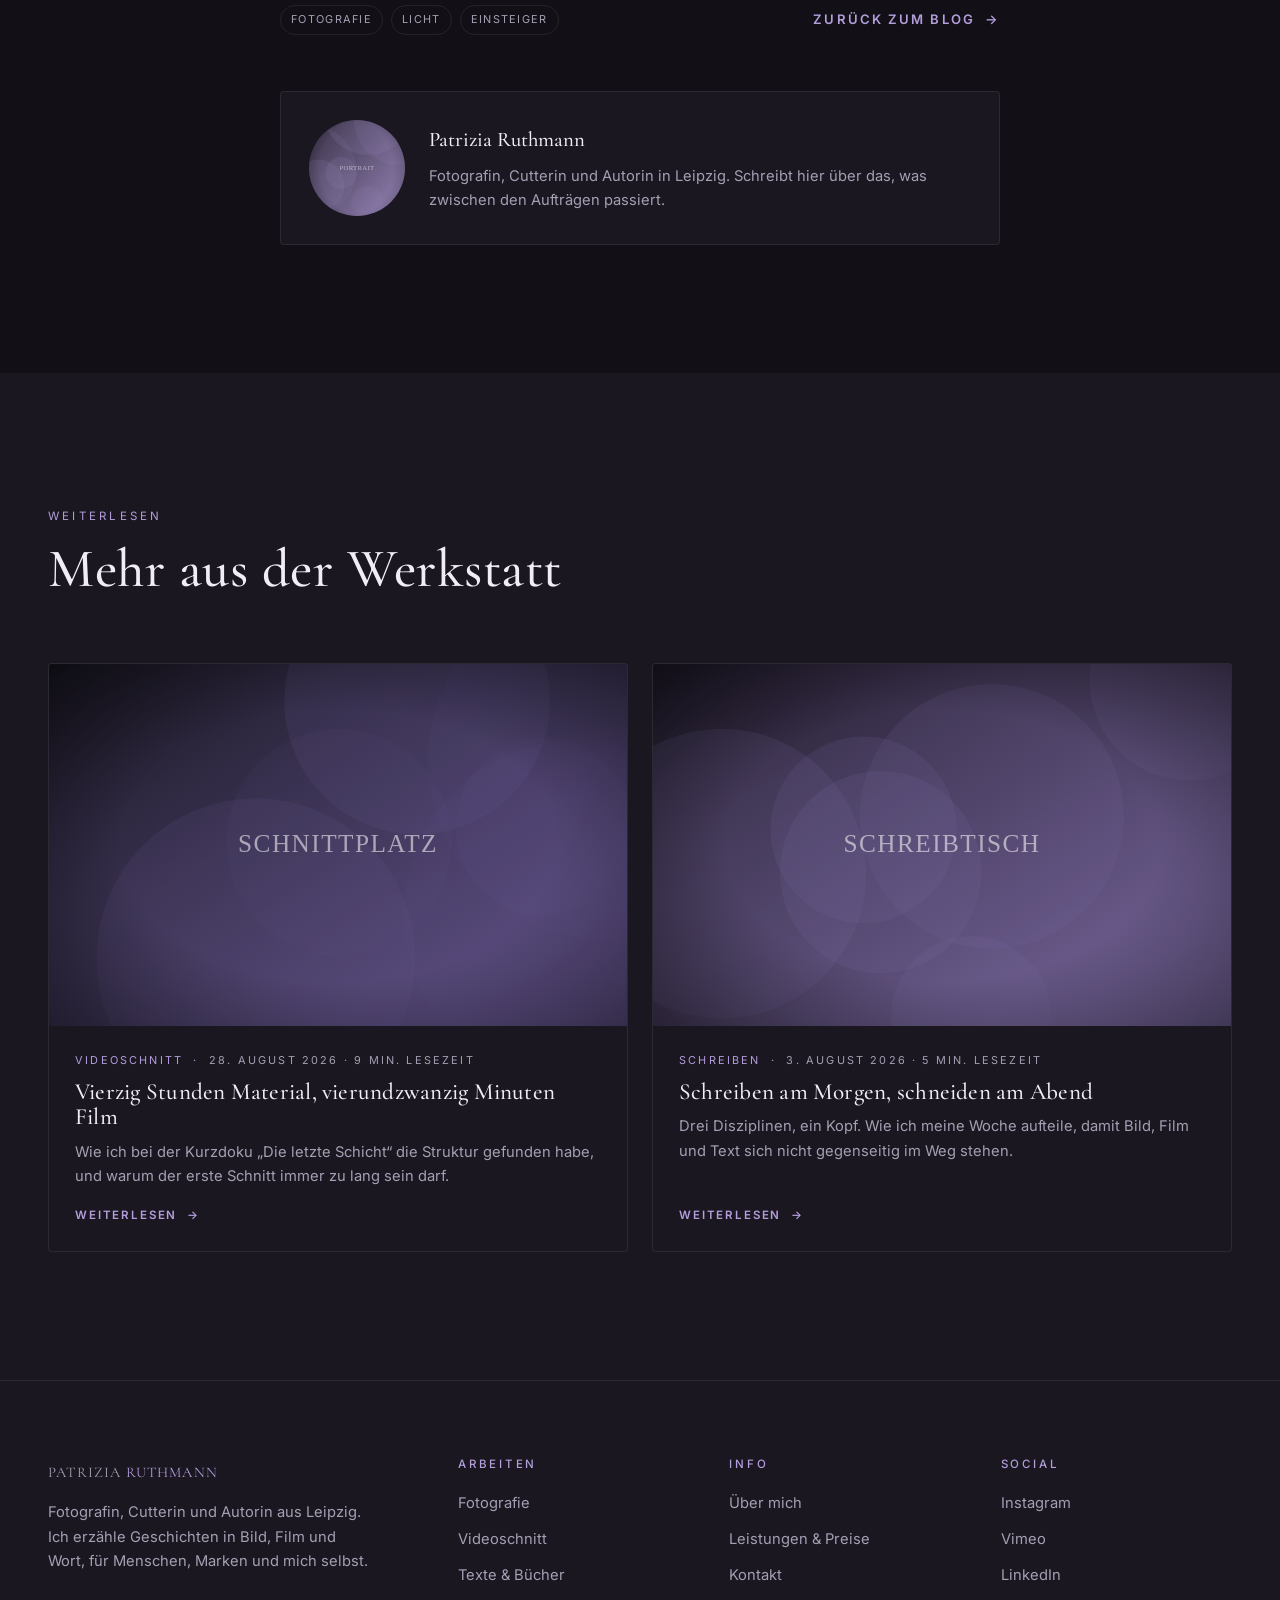
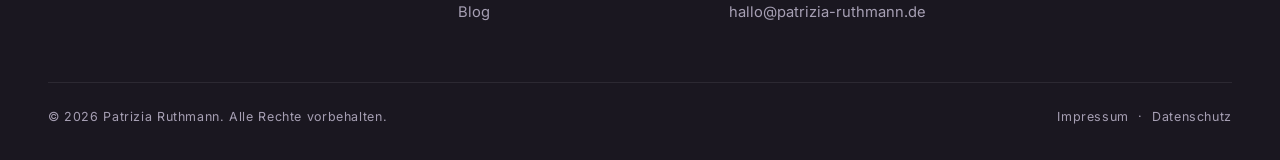
<file: blog/licht-lesen.html>
<!DOCTYPE html>
<html lang="de">
<head>
  <meta charset="UTF-8">
  <meta name="viewport" content="width=device-width, initial-scale=1.0">
  <title>Licht lesen lernen – Patrizia Ruthmann</title>
  <meta name="description" content="Warum ich Einsteigerinnen rate, ein halbes Jahr lang keine Kamera zu kaufen, sondern nur hinzuschauen.">
  <meta property="og:title" content="Licht lesen lernen – Patrizia Ruthmann">
  <meta property="og:description" content="Warum ich Einsteigerinnen rate, ein halbes Jahr lang keine Kamera zu kaufen, sondern nur hinzuschauen.">
  <meta property="og:type" content="website">
  <meta property="og:image" content="../assets/img/hero.svg">
  <meta name="theme-color" content="#121016">
  <link rel="icon" type="image/svg+xml" href="../assets/img/favicon.svg">
  <link rel="preconnect" href="https://fonts.googleapis.com">
  <link rel="preconnect" href="https://fonts.gstatic.com" crossorigin>
  <link href="https://fonts.googleapis.com/css2?family=Cormorant+Garamond:ital,wght@0,400;0,500;0,600;1,400&family=Inter:wght@400;500;600&display=swap" rel="stylesheet">
  <link rel="stylesheet" href="../css/style.css">
</head>
<body>
  <a class="skip-link" href="#main">Zum Inhalt springen</a>
  <header class="site-header">
    <div class="container">
      <a class="brand" href="../index.html">Patrizia <span>Ruthmann</span></a>
      <button class="nav-toggle" aria-label="Menü öffnen" aria-expanded="false" aria-controls="nav"><span></span><span></span><span></span></button>
      <nav class="nav" id="nav" aria-label="Hauptnavigation">
        <a href="../fotografie.html">Fotografie</a>
        <a href="../video.html">Video</a>
        <a href="../texte.html">Texte</a>
        <a href="../blog.html">Blog</a>
        <a href="../ueber-mich.html">Über mich</a>
        <a href="../leistungen.html">Leistungen</a>
        <a href="../kontakt.html">Kontakt</a>
      </nav>
    </div>
  </header>
  <main id="main">

    <section class="page-hero">
      <div class="container prose">
        <span class="eyebrow">Fotografie · 12. September 2026 · 6 Min. Lesezeit</span>
        <h1 style="font-size:clamp(2.2rem,5vw,4rem)">Licht lesen lernen</h1>
        <p>Warum ich Einsteigerinnen rate, ein halbes Jahr lang keine Kamera zu kaufen, sondern nur hinzuschauen.</p>
      </div>
    </section>
    <article class="section">
      <div class="container">
        <div class="article__hero reveal"><img src="../assets/img/hero.svg" alt="" width="1600" height="1000"></div>
        <div class="article">
          <div class="article__body">

        <p>Die häufigste Frage, die ich bekomme, lautet: „Welche Kamera soll ich kaufen?“ Meine Antwort enttäuscht fast immer: erstmal keine. Nicht, weil Kameras unwichtig wären, sondern weil sie in den ersten Monaten ablenken. Menüs, Modi, Objektive. Alles Dinge, die man lernen kann. Was man nicht in einem Menü findet, ist das Licht.</p>
        <p>Ich habe mit einer analogen Kamera meines Großvaters angefangen. Zwölf Bilder pro Film, und jedes kostete Geld. Das hat mich gezwungen, zu warten. Und beim Warten habe ich angefangen, hinzuschauen: Wo kommt das Licht her? Wie fällt es auf ein Gesicht, wenn die Person sich zum Fenster dreht? Was passiert mit Schatten um 11 Uhr, was um 19 Uhr?</p>
        <h2>Die Übung</h2>
        <p>Deshalb rate ich: Nimm ein halbes Jahr lang kein Gerät in die Hand, außer vielleicht dein Telefon. Aber nimm dir jeden Tag fünf Minuten, in denen du nur Licht anschaust. Im Bus, in der Küche, im Büro. Frag dich: Wenn ich jetzt fotografieren müsste, wo würde ich die Person hinstellen?</p>
        <blockquote>Fotografieren lernt man nicht mit dem Finger, sondern mit dem Nacken. Man muss den Kopf drehen.</blockquote>
        <p>Nach ein paar Wochen passiert etwas Merkwürdiges. Du siehst Licht überall. Du merkst, dass ein Nordfenster weicher zeichnet als ein Südfenster, dass nasse Straßen die Stadt in ein Studio verwandeln, dass ein weißer Hauseingang der beste Reflektor ist, den man umsonst bekommt.</p>
        <figure><img src="../assets/img/portfolio/portrait-02.svg" alt="Portrait im Gegenlicht" loading="lazy"><figcaption>Goldene Stunde, Nordfenster, kein Blitz. Alles, was hier arbeitet, ist Warten.</figcaption></figure>
        <h2>Und dann?</h2>
        <p>Dann kauf eine Kamera. Eine gebrauchte, mit einer Festbrennweite. Du wirst sie anders bedienen als jemand, der am ersten Tag losgelegt hat, weil du bereits weißt, wonach du suchst. Der Rest ist Handwerk, und Handwerk kommt mit Wiederholung.</p>

          </div>
          <div class="article__footer">
            <div class="article__tags"><span class="tag">Fotografie</span><span class="tag">Licht</span><span class="tag">Einsteiger</span></div>
            <a class="btn btn--link" href="../blog.html">Zurück zum Blog</a>
          </div>
          <div class="author-box">
            <img src="../assets/img/about.svg" alt="Patrizia Ruthmann">
            <div><strong>Patrizia Ruthmann</strong><p>Fotografin, Cutterin und Autorin in Leipzig. Schreibt hier über das, was zwischen den Aufträgen passiert.</p></div>
          </div>
        </div>
      </div>
    </article>
    <section class="section" style="background:var(--bg-elev)">
      <div class="container">
        <div class="section-head reveal"><span class="eyebrow">Weiterlesen</span><h2>Mehr aus der Werkstatt</h2></div>
        <div class="posts" style="grid-template-columns:repeat(2,1fr)">
        <article class="post-card reveal">
          <a class="post-card__media" href="../blog/vierzig-stunden-material.html" tabindex="-1" aria-hidden="true"><img src="../assets/img/schnittplatz.svg" alt="" loading="lazy" width="1600" height="1000"></a>
          <div class="post-card__body">
            <div class="post-card__meta">Videoschnitt &nbsp;·&nbsp; <span>28. August 2026 · 9 Min. Lesezeit</span></div>
            <h3><a href="../blog/vierzig-stunden-material.html">Vierzig Stunden Material, vierundzwanzig Minuten Film</a></h3>
            <p>Wie ich bei der Kurzdoku „Die letzte Schicht“ die Struktur gefunden habe, und warum der erste Schnitt immer zu lang sein darf.</p>
            <a class="btn btn--link" href="../blog/vierzig-stunden-material.html">Weiterlesen</a>
          </div>
        </article>
        <article class="post-card reveal">
          <a class="post-card__media" href="../blog/schreiben-am-morgen.html" tabindex="-1" aria-hidden="true"><img src="../assets/img/schreibtisch.svg" alt="" loading="lazy" width="1600" height="1000"></a>
          <div class="post-card__body">
            <div class="post-card__meta">Schreiben &nbsp;·&nbsp; <span>3. August 2026 · 5 Min. Lesezeit</span></div>
            <h3><a href="../blog/schreiben-am-morgen.html">Schreiben am Morgen, schneiden am Abend</a></h3>
            <p>Drei Disziplinen, ein Kopf. Wie ich meine Woche aufteile, damit Bild, Film und Text sich nicht gegenseitig im Weg stehen.</p>
            <a class="btn btn--link" href="../blog/schreiben-am-morgen.html">Weiterlesen</a>
          </div>
        </article>
        </div>
      </div>
    </section>
  </main>
  <footer class="site-footer">
    <div class="container">
      <div class="footer-grid">
        <div>
          <a class="brand" href="../index.html">Patrizia <span>Ruthmann</span></a>
          <p style="margin-top:16px">Fotografin, Cutterin und Autorin aus Leipzig. Ich erzähle Geschichten in Bild, Film und Wort, für Menschen, Marken und mich selbst.</p>
        </div>
        <div>
          <h4>Arbeiten</h4>
          <ul>
            <li><a href="../fotografie.html">Fotografie</a></li>
            <li><a href="../video.html">Videoschnitt</a></li>
            <li><a href="../texte.html">Texte &amp; Bücher</a></li>
            <li><a href="../blog.html">Blog</a></li>
          </ul>
        </div>
        <div>
          <h4>Info</h4>
          <ul>
            <li><a href="../ueber-mich.html">Über mich</a></li>
            <li><a href="../leistungen.html">Leistungen &amp; Preise</a></li>
            <li><a href="../kontakt.html">Kontakt</a></li>
            <li><a href="mailto:hallo@patrizia-ruthmann.de">hallo@patrizia-ruthmann.de</a></li>
          </ul>
        </div>
        <div>
          <h4>Social</h4>
          <ul>
            <li><a href="https://instagram.com" target="_blank" rel="noopener">Instagram</a></li>
            <li><a href="https://vimeo.com" target="_blank" rel="noopener">Vimeo</a></li>
            <li><a href="https://linkedin.com" target="_blank" rel="noopener">LinkedIn</a></li>
          </ul>
        </div>
      </div>
      <div class="footer-bottom">
        <span>© <span data-year>2026</span> Patrizia Ruthmann. Alle Rechte vorbehalten.</span>
        <span><a href="../impressum.html">Impressum</a> &nbsp;·&nbsp; <a href="../datenschutz.html">Datenschutz</a></span>
      </div>
    </div>
  </footer>
  <script src="../js/main.js"></script>
</body>
</html>
</file>
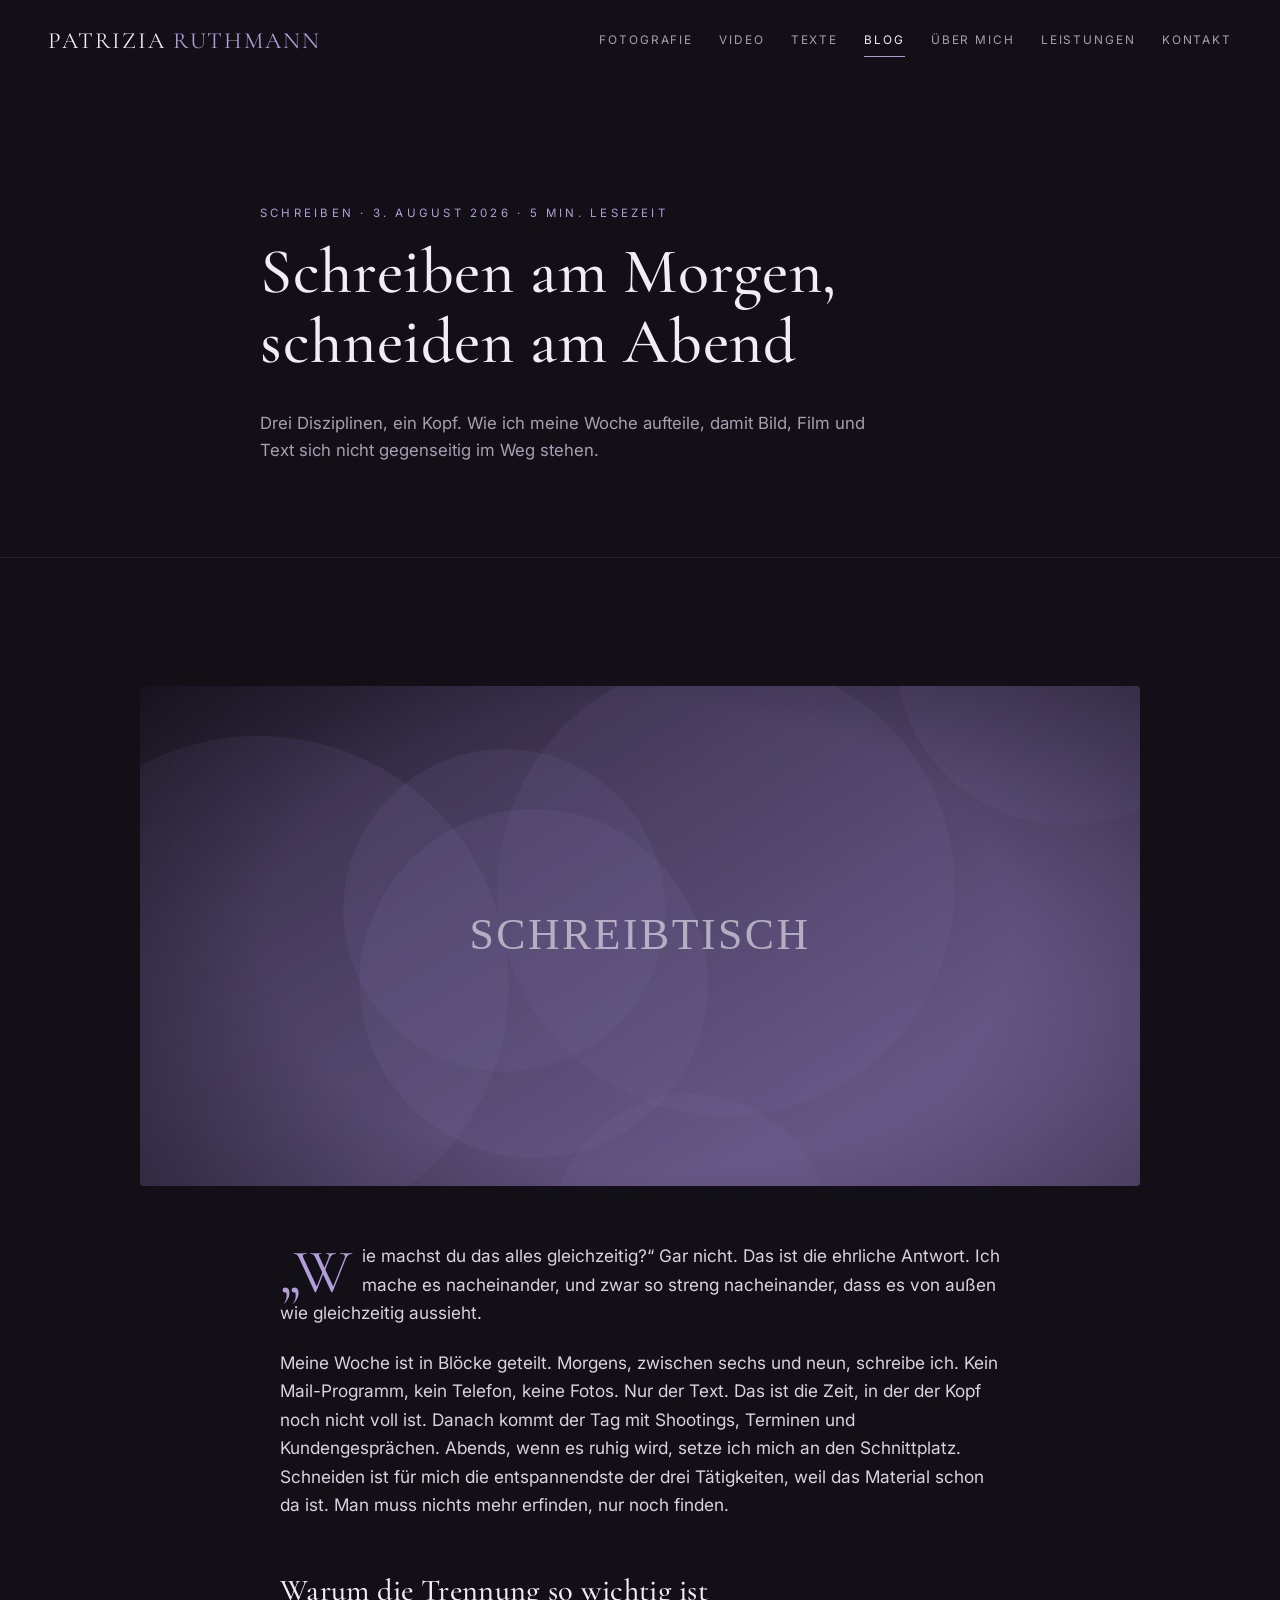
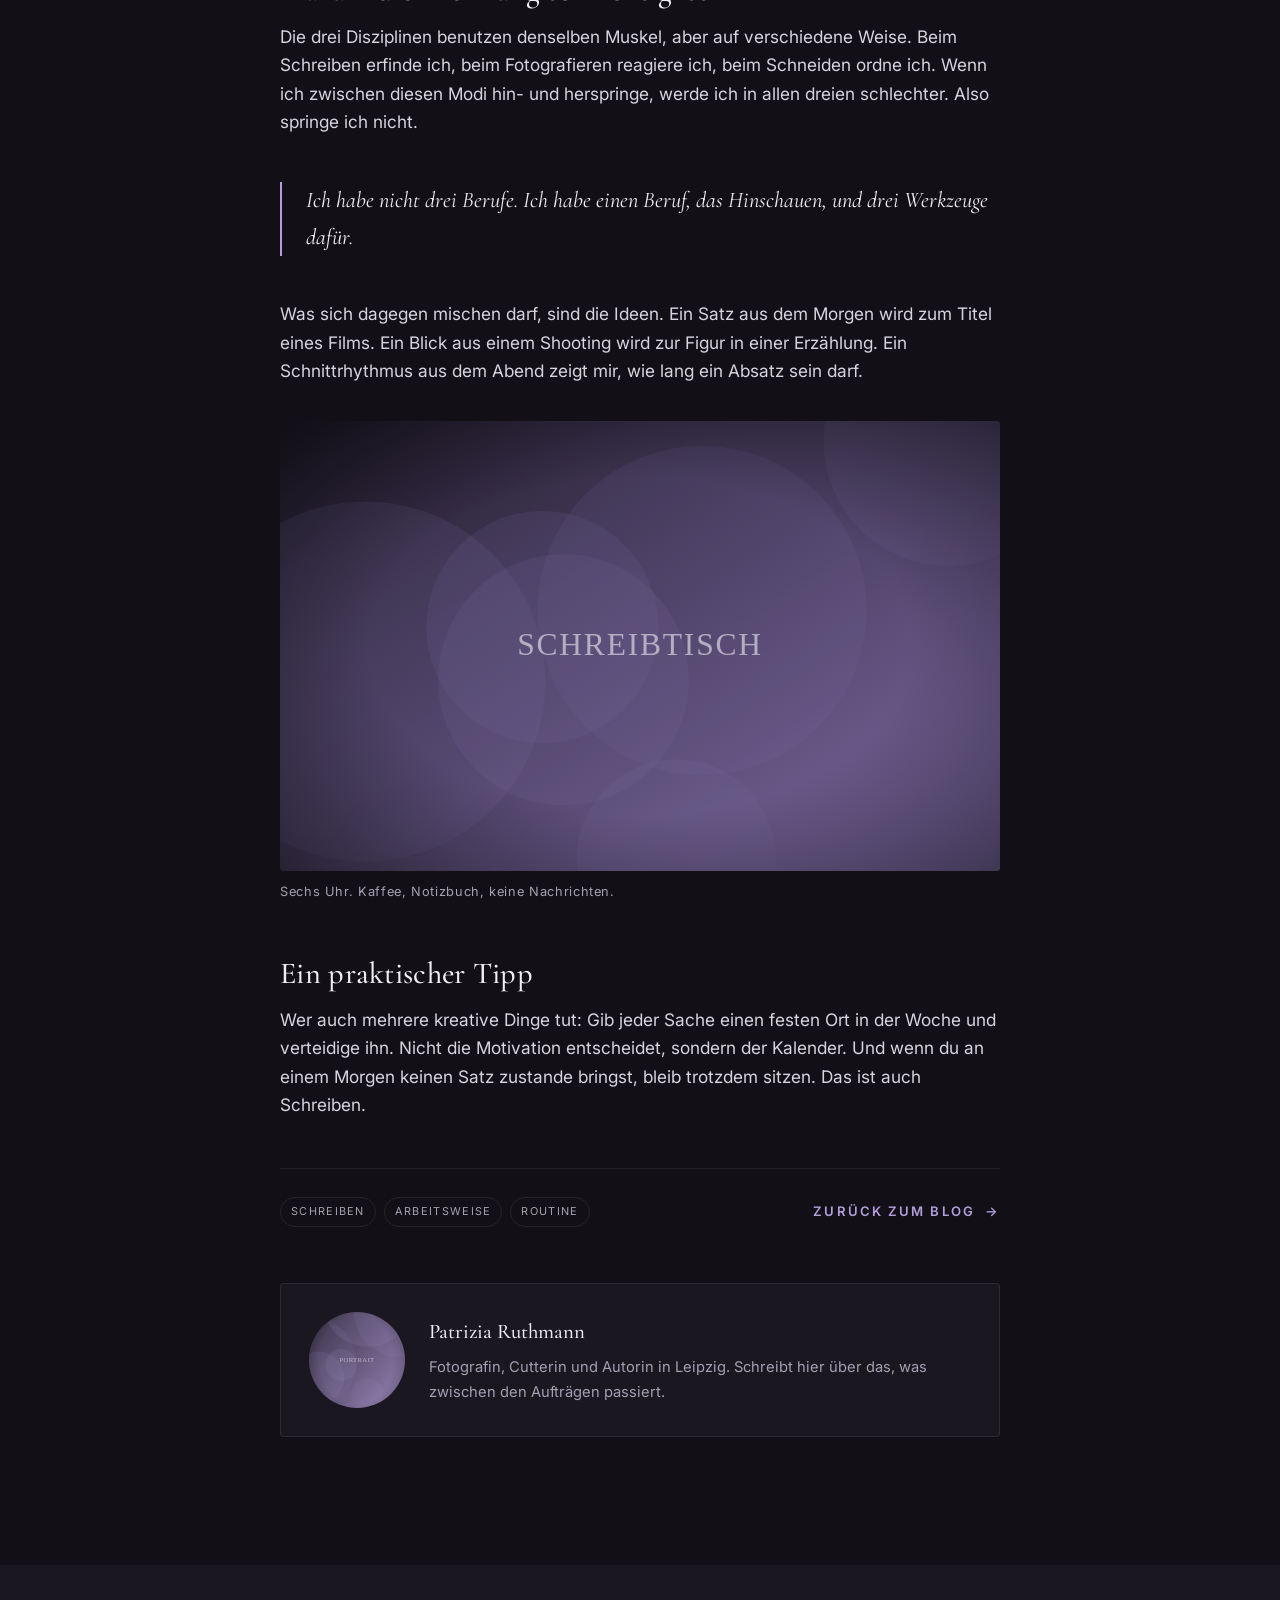
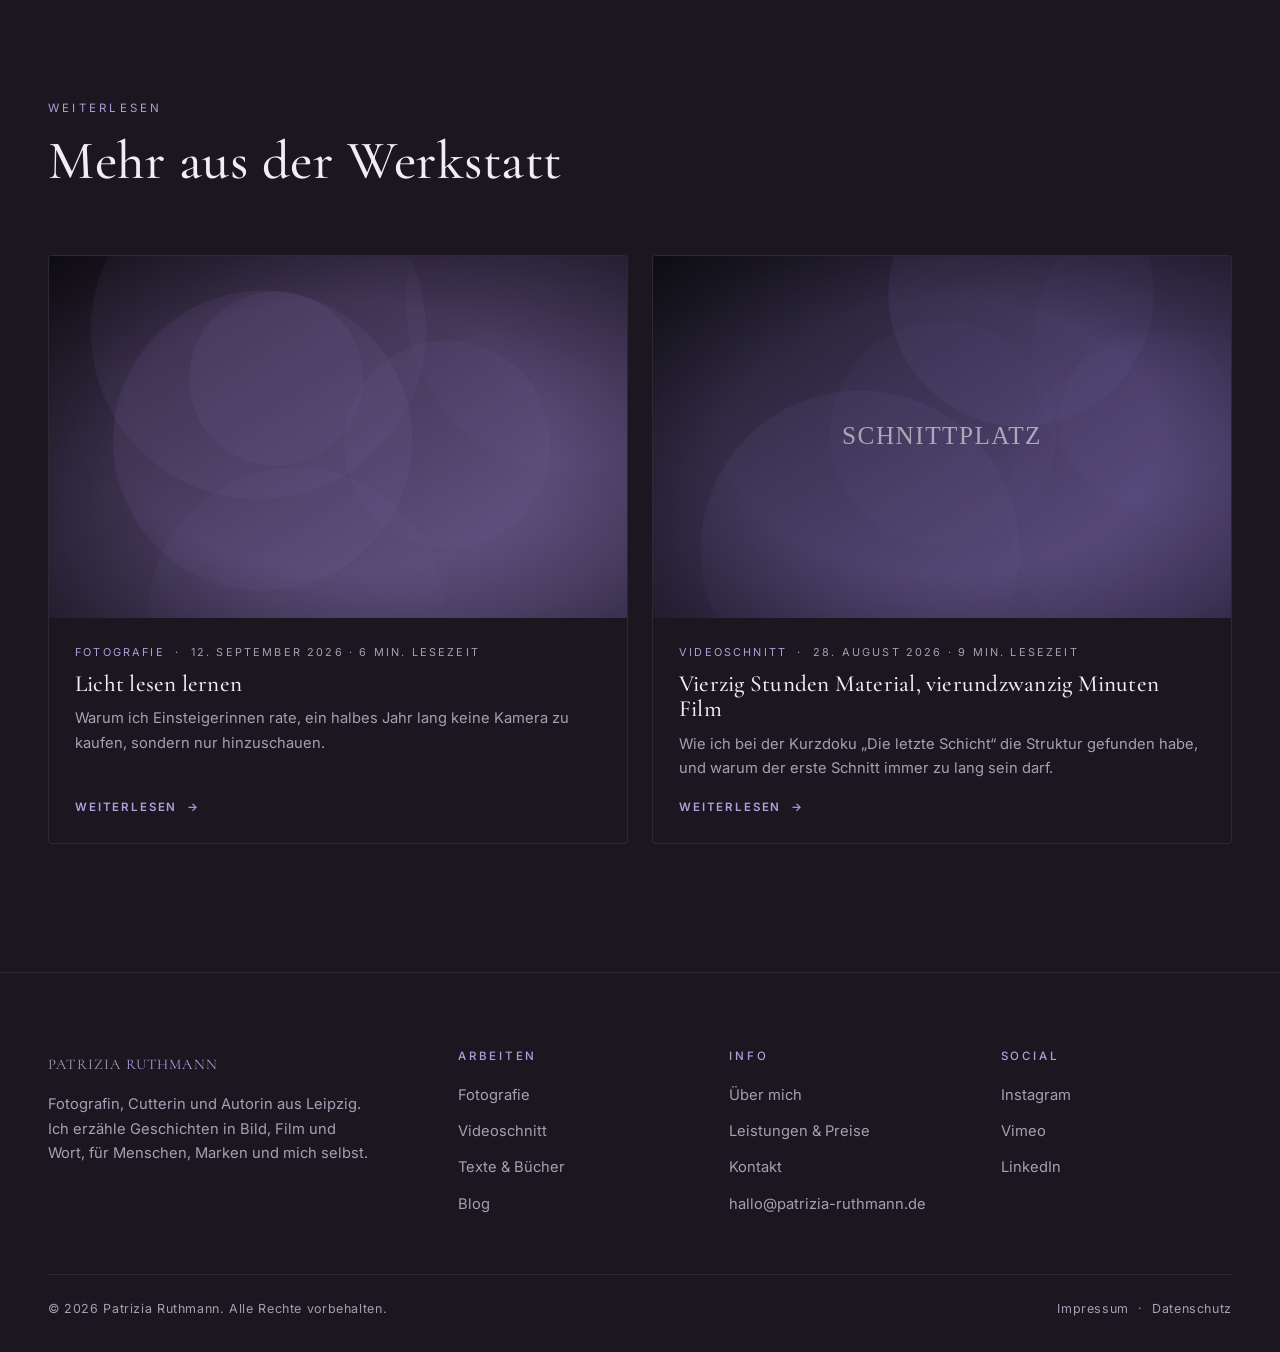
<file: blog/schreiben-am-morgen.html>
<!DOCTYPE html>
<html lang="de">
<head>
  <meta charset="UTF-8">
  <meta name="viewport" content="width=device-width, initial-scale=1.0">
  <title>Schreiben am Morgen, schneiden am Abend – Patrizia Ruthmann</title>
  <meta name="description" content="Drei Disziplinen, ein Kopf. Wie ich meine Woche aufteile, damit Bild, Film und Text sich nicht gegenseitig im Weg stehen.">
  <meta property="og:title" content="Schreiben am Morgen, schneiden am Abend – Patrizia Ruthmann">
  <meta property="og:description" content="Drei Disziplinen, ein Kopf. Wie ich meine Woche aufteile, damit Bild, Film und Text sich nicht gegenseitig im Weg stehen.">
  <meta property="og:type" content="website">
  <meta property="og:image" content="../assets/img/hero.svg">
  <meta name="theme-color" content="#121016">
  <link rel="icon" type="image/svg+xml" href="../assets/img/favicon.svg">
  <link rel="preconnect" href="https://fonts.googleapis.com">
  <link rel="preconnect" href="https://fonts.gstatic.com" crossorigin>
  <link href="https://fonts.googleapis.com/css2?family=Cormorant+Garamond:ital,wght@0,400;0,500;0,600;1,400&family=Inter:wght@400;500;600&display=swap" rel="stylesheet">
  <link rel="stylesheet" href="../css/style.css">
</head>
<body>
  <a class="skip-link" href="#main">Zum Inhalt springen</a>
  <header class="site-header">
    <div class="container">
      <a class="brand" href="../index.html">Patrizia <span>Ruthmann</span></a>
      <button class="nav-toggle" aria-label="Menü öffnen" aria-expanded="false" aria-controls="nav"><span></span><span></span><span></span></button>
      <nav class="nav" id="nav" aria-label="Hauptnavigation">
        <a href="../fotografie.html">Fotografie</a>
        <a href="../video.html">Video</a>
        <a href="../texte.html">Texte</a>
        <a href="../blog.html">Blog</a>
        <a href="../ueber-mich.html">Über mich</a>
        <a href="../leistungen.html">Leistungen</a>
        <a href="../kontakt.html">Kontakt</a>
      </nav>
    </div>
  </header>
  <main id="main">

    <section class="page-hero">
      <div class="container prose">
        <span class="eyebrow">Schreiben · 3. August 2026 · 5 Min. Lesezeit</span>
        <h1 style="font-size:clamp(2.2rem,5vw,4rem)">Schreiben am Morgen, schneiden am Abend</h1>
        <p>Drei Disziplinen, ein Kopf. Wie ich meine Woche aufteile, damit Bild, Film und Text sich nicht gegenseitig im Weg stehen.</p>
      </div>
    </section>
    <article class="section">
      <div class="container">
        <div class="article__hero reveal"><img src="../assets/img/schreibtisch.svg" alt="" width="1600" height="1000"></div>
        <div class="article">
          <div class="article__body">

        <p>„Wie machst du das alles gleichzeitig?“ Gar nicht. Das ist die ehrliche Antwort. Ich mache es nacheinander, und zwar so streng nacheinander, dass es von außen wie gleichzeitig aussieht.</p>
        <p>Meine Woche ist in Blöcke geteilt. Morgens, zwischen sechs und neun, schreibe ich. Kein Mail-Programm, kein Telefon, keine Fotos. Nur der Text. Das ist die Zeit, in der der Kopf noch nicht voll ist. Danach kommt der Tag mit Shootings, Terminen und Kundengesprächen. Abends, wenn es ruhig wird, setze ich mich an den Schnittplatz. Schneiden ist für mich die entspannendste der drei Tätigkeiten, weil das Material schon da ist. Man muss nichts mehr erfinden, nur noch finden.</p>
        <h2>Warum die Trennung so wichtig ist</h2>
        <p>Die drei Disziplinen benutzen denselben Muskel, aber auf verschiedene Weise. Beim Schreiben erfinde ich, beim Fotografieren reagiere ich, beim Schneiden ordne ich. Wenn ich zwischen diesen Modi hin- und herspringe, werde ich in allen dreien schlechter. Also springe ich nicht.</p>
        <blockquote>Ich habe nicht drei Berufe. Ich habe einen Beruf, das Hinschauen, und drei Werkzeuge dafür.</blockquote>
        <p>Was sich dagegen mischen darf, sind die Ideen. Ein Satz aus dem Morgen wird zum Titel eines Films. Ein Blick aus einem Shooting wird zur Figur in einer Erzählung. Ein Schnittrhythmus aus dem Abend zeigt mir, wie lang ein Absatz sein darf.</p>
        <figure><img src="../assets/img/schreibtisch.svg" alt="Schreibtisch am Morgen" loading="lazy"><figcaption>Sechs Uhr. Kaffee, Notizbuch, keine Nachrichten.</figcaption></figure>
        <h2>Ein praktischer Tipp</h2>
        <p>Wer auch mehrere kreative Dinge tut: Gib jeder Sache einen festen Ort in der Woche und verteidige ihn. Nicht die Motivation entscheidet, sondern der Kalender. Und wenn du an einem Morgen keinen Satz zustande bringst, bleib trotzdem sitzen. Das ist auch Schreiben.</p>

          </div>
          <div class="article__footer">
            <div class="article__tags"><span class="tag">Schreiben</span><span class="tag">Arbeitsweise</span><span class="tag">Routine</span></div>
            <a class="btn btn--link" href="../blog.html">Zurück zum Blog</a>
          </div>
          <div class="author-box">
            <img src="../assets/img/about.svg" alt="Patrizia Ruthmann">
            <div><strong>Patrizia Ruthmann</strong><p>Fotografin, Cutterin und Autorin in Leipzig. Schreibt hier über das, was zwischen den Aufträgen passiert.</p></div>
          </div>
        </div>
      </div>
    </article>
    <section class="section" style="background:var(--bg-elev)">
      <div class="container">
        <div class="section-head reveal"><span class="eyebrow">Weiterlesen</span><h2>Mehr aus der Werkstatt</h2></div>
        <div class="posts" style="grid-template-columns:repeat(2,1fr)">
        <article class="post-card reveal">
          <a class="post-card__media" href="../blog/licht-lesen.html" tabindex="-1" aria-hidden="true"><img src="../assets/img/hero.svg" alt="" loading="lazy" width="1600" height="1000"></a>
          <div class="post-card__body">
            <div class="post-card__meta">Fotografie &nbsp;·&nbsp; <span>12. September 2026 · 6 Min. Lesezeit</span></div>
            <h3><a href="../blog/licht-lesen.html">Licht lesen lernen</a></h3>
            <p>Warum ich Einsteigerinnen rate, ein halbes Jahr lang keine Kamera zu kaufen, sondern nur hinzuschauen.</p>
            <a class="btn btn--link" href="../blog/licht-lesen.html">Weiterlesen</a>
          </div>
        </article>
        <article class="post-card reveal">
          <a class="post-card__media" href="../blog/vierzig-stunden-material.html" tabindex="-1" aria-hidden="true"><img src="../assets/img/schnittplatz.svg" alt="" loading="lazy" width="1600" height="1000"></a>
          <div class="post-card__body">
            <div class="post-card__meta">Videoschnitt &nbsp;·&nbsp; <span>28. August 2026 · 9 Min. Lesezeit</span></div>
            <h3><a href="../blog/vierzig-stunden-material.html">Vierzig Stunden Material, vierundzwanzig Minuten Film</a></h3>
            <p>Wie ich bei der Kurzdoku „Die letzte Schicht“ die Struktur gefunden habe, und warum der erste Schnitt immer zu lang sein darf.</p>
            <a class="btn btn--link" href="../blog/vierzig-stunden-material.html">Weiterlesen</a>
          </div>
        </article>
        </div>
      </div>
    </section>
  </main>
  <footer class="site-footer">
    <div class="container">
      <div class="footer-grid">
        <div>
          <a class="brand" href="../index.html">Patrizia <span>Ruthmann</span></a>
          <p style="margin-top:16px">Fotografin, Cutterin und Autorin aus Leipzig. Ich erzähle Geschichten in Bild, Film und Wort, für Menschen, Marken und mich selbst.</p>
        </div>
        <div>
          <h4>Arbeiten</h4>
          <ul>
            <li><a href="../fotografie.html">Fotografie</a></li>
            <li><a href="../video.html">Videoschnitt</a></li>
            <li><a href="../texte.html">Texte &amp; Bücher</a></li>
            <li><a href="../blog.html">Blog</a></li>
          </ul>
        </div>
        <div>
          <h4>Info</h4>
          <ul>
            <li><a href="../ueber-mich.html">Über mich</a></li>
            <li><a href="../leistungen.html">Leistungen &amp; Preise</a></li>
            <li><a href="../kontakt.html">Kontakt</a></li>
            <li><a href="mailto:hallo@patrizia-ruthmann.de">hallo@patrizia-ruthmann.de</a></li>
          </ul>
        </div>
        <div>
          <h4>Social</h4>
          <ul>
            <li><a href="https://instagram.com" target="_blank" rel="noopener">Instagram</a></li>
            <li><a href="https://vimeo.com" target="_blank" rel="noopener">Vimeo</a></li>
            <li><a href="https://linkedin.com" target="_blank" rel="noopener">LinkedIn</a></li>
          </ul>
        </div>
      </div>
      <div class="footer-bottom">
        <span>© <span data-year>2026</span> Patrizia Ruthmann. Alle Rechte vorbehalten.</span>
        <span><a href="../impressum.html">Impressum</a> &nbsp;·&nbsp; <a href="../datenschutz.html">Datenschutz</a></span>
      </div>
    </div>
  </footer>
  <script src="../js/main.js"></script>
</body>
</html>
</file>
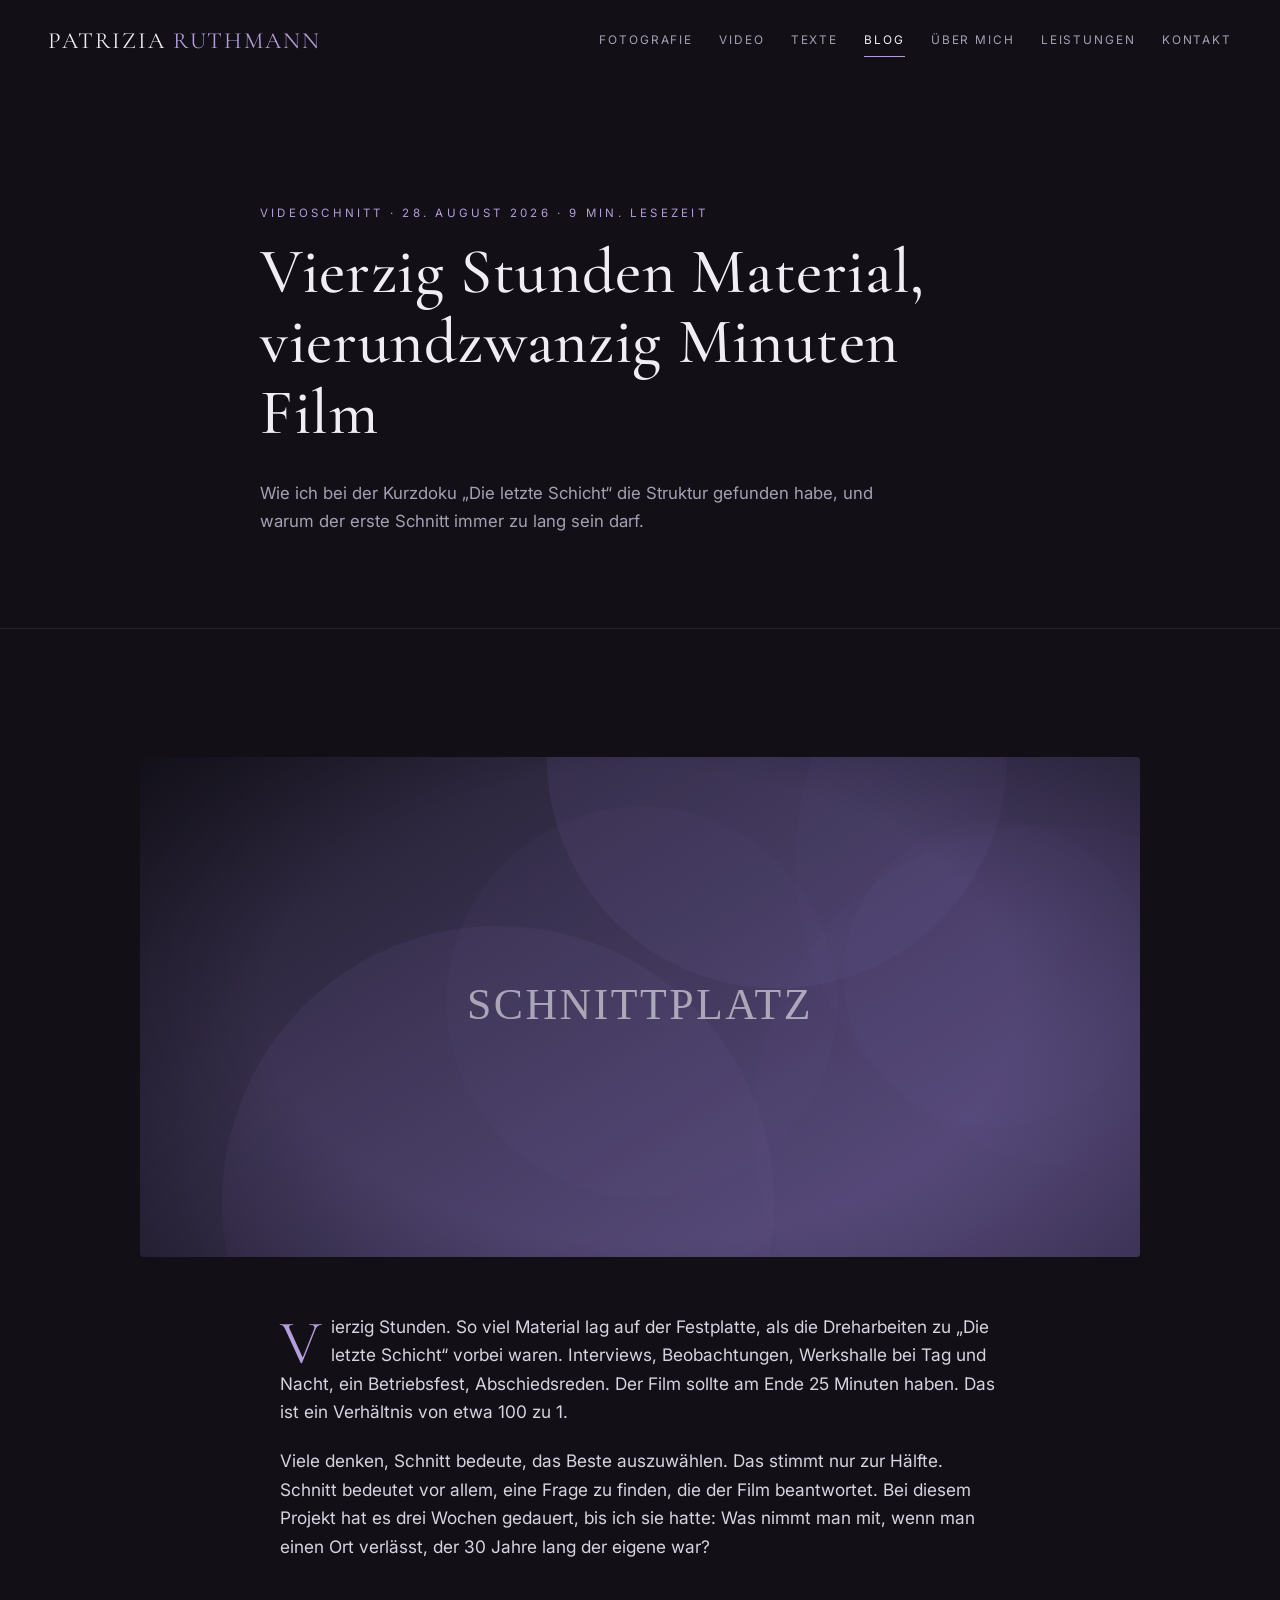
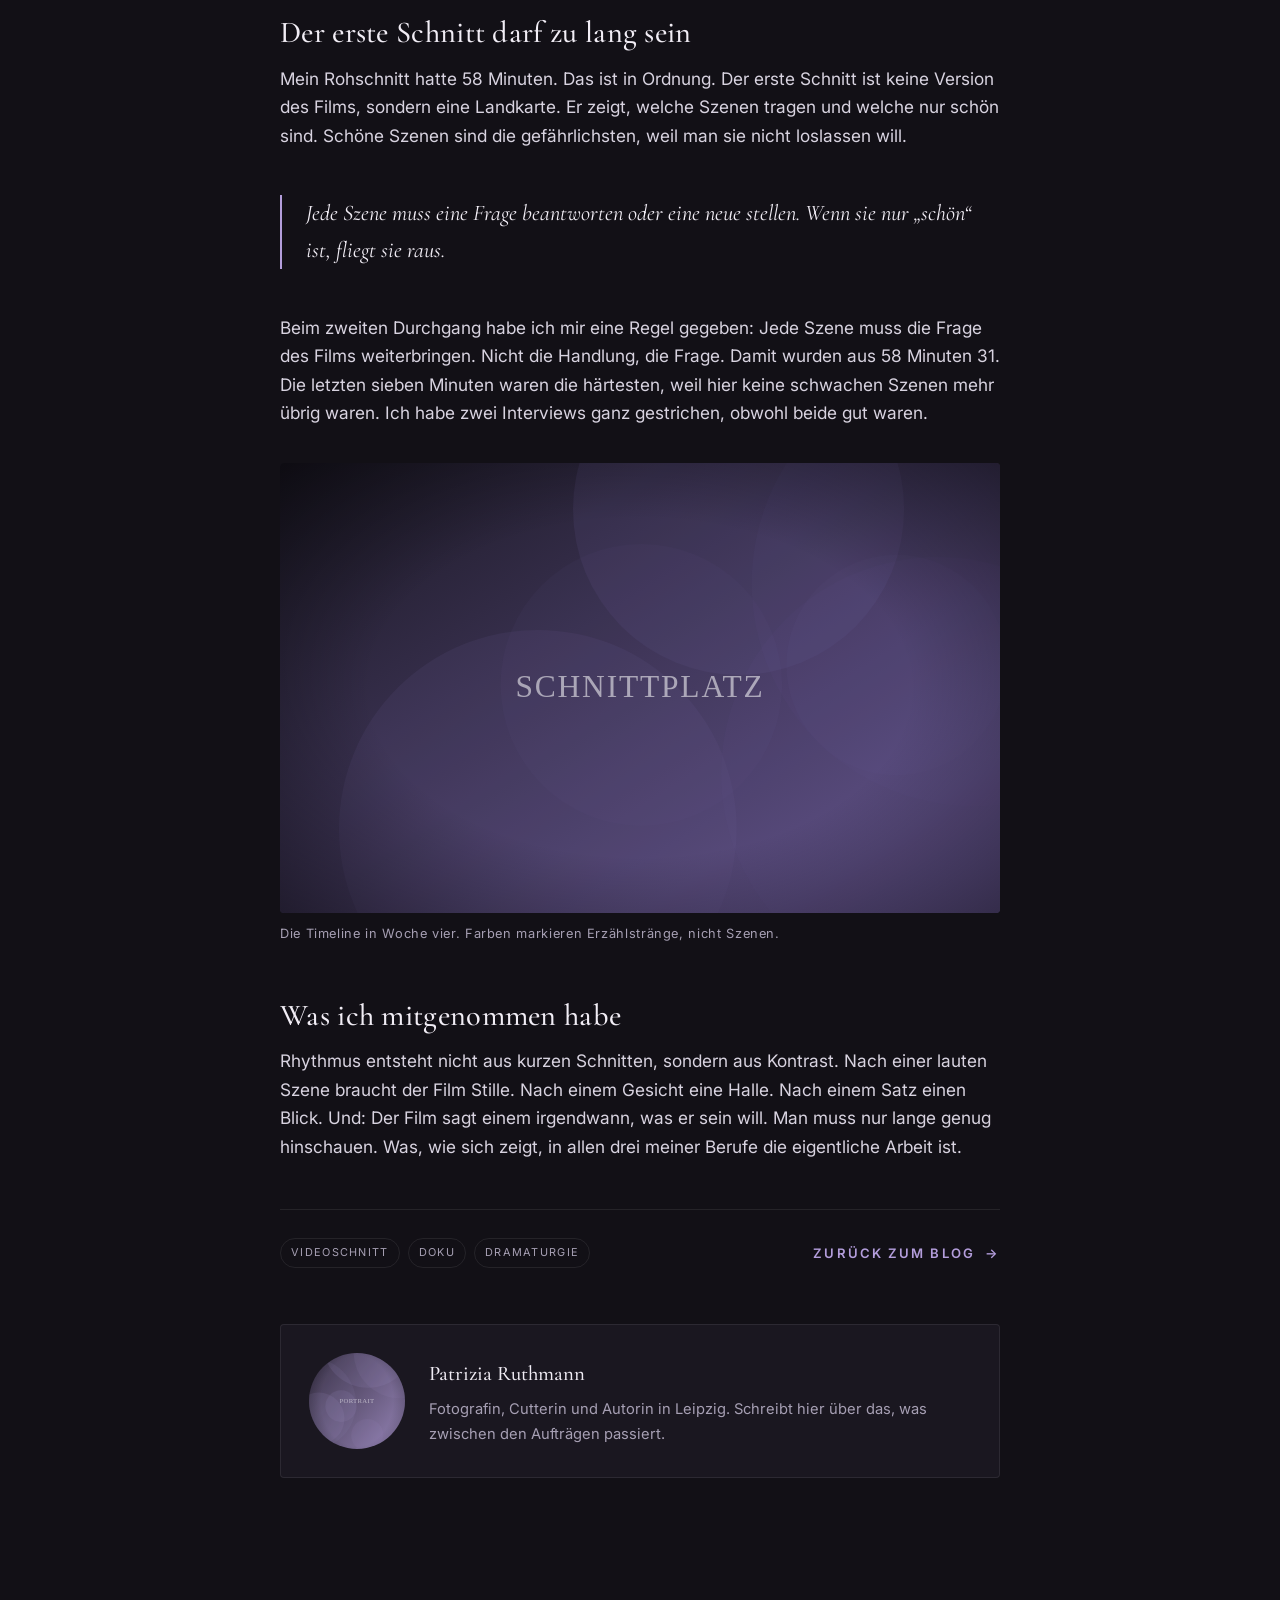
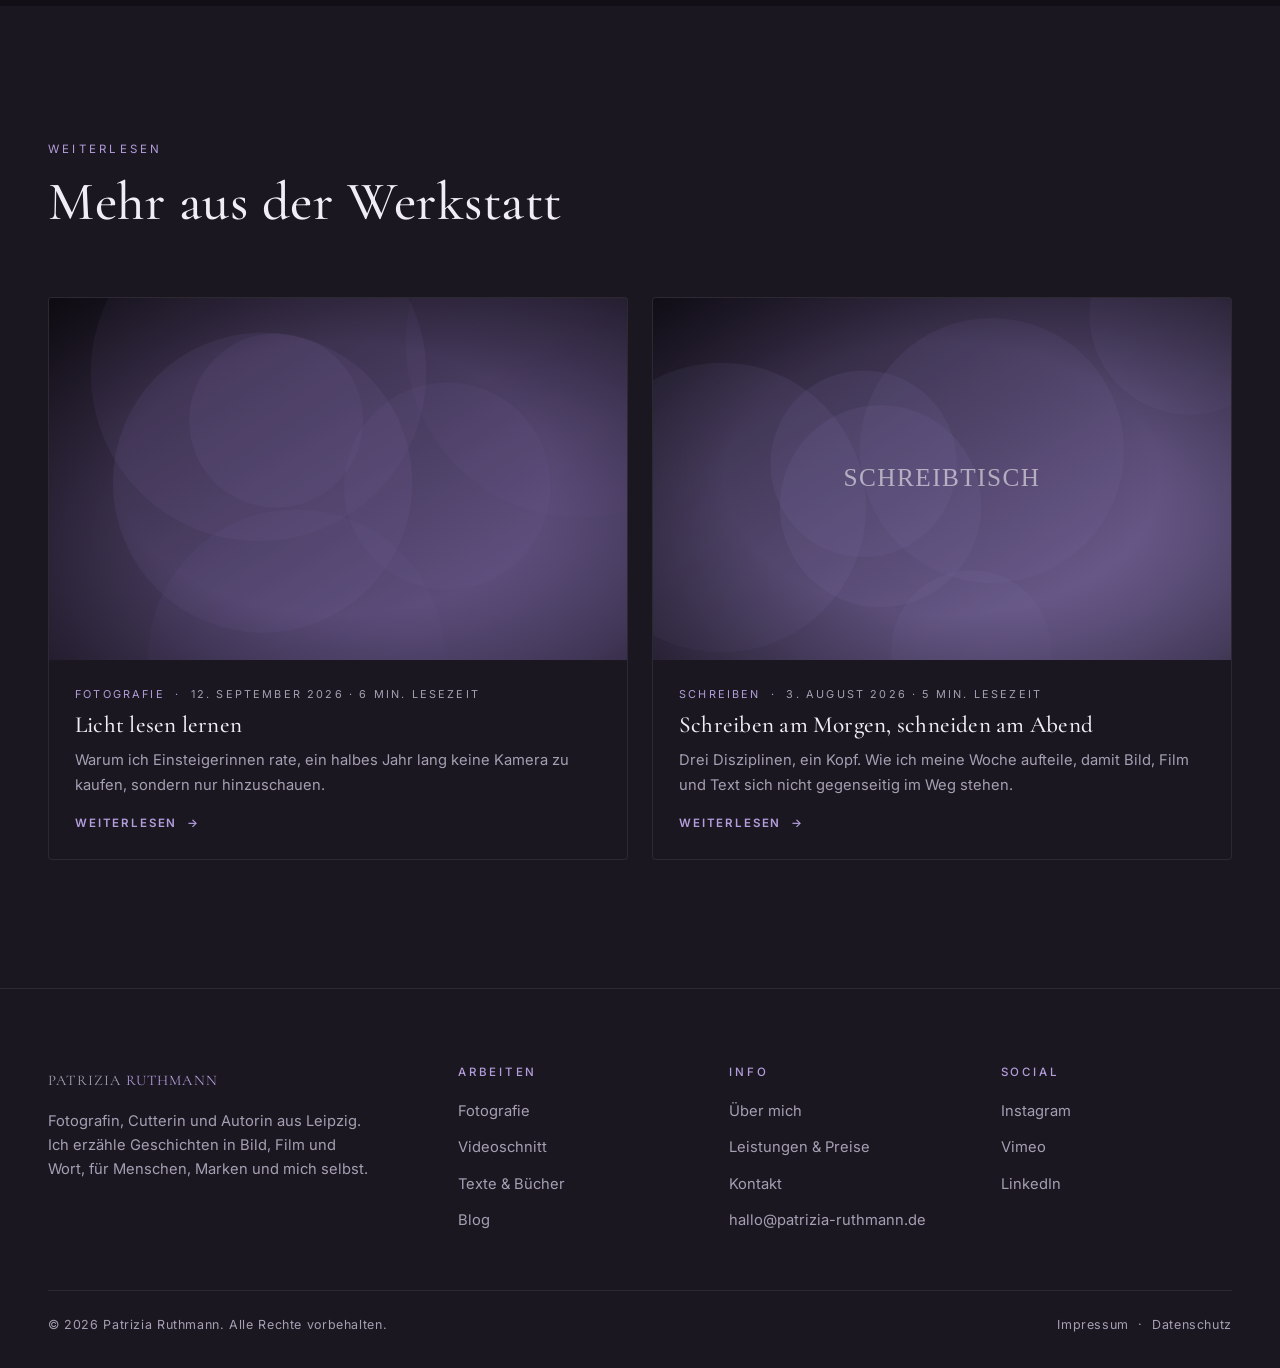
<file: blog/vierzig-stunden-material.html>
<!DOCTYPE html>
<html lang="de">
<head>
  <meta charset="UTF-8">
  <meta name="viewport" content="width=device-width, initial-scale=1.0">
  <title>Vierzig Stunden Material, vierundzwanzig Minuten Film – Patrizia Ruthmann</title>
  <meta name="description" content="Wie ich bei der Kurzdoku „Die letzte Schicht“ die Struktur gefunden habe, und warum der erste Schnitt immer zu lang sein darf.">
  <meta property="og:title" content="Vierzig Stunden Material, vierundzwanzig Minuten Film – Patrizia Ruthmann">
  <meta property="og:description" content="Wie ich bei der Kurzdoku „Die letzte Schicht“ die Struktur gefunden habe, und warum der erste Schnitt immer zu lang sein darf.">
  <meta property="og:type" content="website">
  <meta property="og:image" content="../assets/img/hero.svg">
  <meta name="theme-color" content="#121016">
  <link rel="icon" type="image/svg+xml" href="../assets/img/favicon.svg">
  <link rel="preconnect" href="https://fonts.googleapis.com">
  <link rel="preconnect" href="https://fonts.gstatic.com" crossorigin>
  <link href="https://fonts.googleapis.com/css2?family=Cormorant+Garamond:ital,wght@0,400;0,500;0,600;1,400&family=Inter:wght@400;500;600&display=swap" rel="stylesheet">
  <link rel="stylesheet" href="../css/style.css">
</head>
<body>
  <a class="skip-link" href="#main">Zum Inhalt springen</a>
  <header class="site-header">
    <div class="container">
      <a class="brand" href="../index.html">Patrizia <span>Ruthmann</span></a>
      <button class="nav-toggle" aria-label="Menü öffnen" aria-expanded="false" aria-controls="nav"><span></span><span></span><span></span></button>
      <nav class="nav" id="nav" aria-label="Hauptnavigation">
        <a href="../fotografie.html">Fotografie</a>
        <a href="../video.html">Video</a>
        <a href="../texte.html">Texte</a>
        <a href="../blog.html">Blog</a>
        <a href="../ueber-mich.html">Über mich</a>
        <a href="../leistungen.html">Leistungen</a>
        <a href="../kontakt.html">Kontakt</a>
      </nav>
    </div>
  </header>
  <main id="main">

    <section class="page-hero">
      <div class="container prose">
        <span class="eyebrow">Videoschnitt · 28. August 2026 · 9 Min. Lesezeit</span>
        <h1 style="font-size:clamp(2.2rem,5vw,4rem)">Vierzig Stunden Material, vierundzwanzig Minuten Film</h1>
        <p>Wie ich bei der Kurzdoku „Die letzte Schicht“ die Struktur gefunden habe, und warum der erste Schnitt immer zu lang sein darf.</p>
      </div>
    </section>
    <article class="section">
      <div class="container">
        <div class="article__hero reveal"><img src="../assets/img/schnittplatz.svg" alt="" width="1600" height="1000"></div>
        <div class="article">
          <div class="article__body">

        <p>Vierzig Stunden. So viel Material lag auf der Festplatte, als die Dreharbeiten zu „Die letzte Schicht“ vorbei waren. Interviews, Beobachtungen, Werkshalle bei Tag und Nacht, ein Betriebsfest, Abschiedsreden. Der Film sollte am Ende 25 Minuten haben. Das ist ein Verhältnis von etwa 100 zu 1.</p>
        <p>Viele denken, Schnitt bedeute, das Beste auszuwählen. Das stimmt nur zur Hälfte. Schnitt bedeutet vor allem, eine Frage zu finden, die der Film beantwortet. Bei diesem Projekt hat es drei Wochen gedauert, bis ich sie hatte: Was nimmt man mit, wenn man einen Ort verlässt, der 30 Jahre lang der eigene war?</p>
        <h2>Der erste Schnitt darf zu lang sein</h2>
        <p>Mein Rohschnitt hatte 58 Minuten. Das ist in Ordnung. Der erste Schnitt ist keine Version des Films, sondern eine Landkarte. Er zeigt, welche Szenen tragen und welche nur schön sind. Schöne Szenen sind die gefährlichsten, weil man sie nicht loslassen will.</p>
        <blockquote>Jede Szene muss eine Frage beantworten oder eine neue stellen. Wenn sie nur „schön“ ist, fliegt sie raus.</blockquote>
        <p>Beim zweiten Durchgang habe ich mir eine Regel gegeben: Jede Szene muss die Frage des Films weiterbringen. Nicht die Handlung, die Frage. Damit wurden aus 58 Minuten 31. Die letzten sieben Minuten waren die härtesten, weil hier keine schwachen Szenen mehr übrig waren. Ich habe zwei Interviews ganz gestrichen, obwohl beide gut waren.</p>
        <figure><img src="../assets/img/schnittplatz.svg" alt="Schnittplatz mit Timeline" loading="lazy"><figcaption>Die Timeline in Woche vier. Farben markieren Erzählstränge, nicht Szenen.</figcaption></figure>
        <h2>Was ich mitgenommen habe</h2>
        <p>Rhythmus entsteht nicht aus kurzen Schnitten, sondern aus Kontrast. Nach einer lauten Szene braucht der Film Stille. Nach einem Gesicht eine Halle. Nach einem Satz einen Blick. Und: Der Film sagt einem irgendwann, was er sein will. Man muss nur lange genug hinschauen. Was, wie sich zeigt, in allen drei meiner Berufe die eigentliche Arbeit ist.</p>

          </div>
          <div class="article__footer">
            <div class="article__tags"><span class="tag">Videoschnitt</span><span class="tag">Doku</span><span class="tag">Dramaturgie</span></div>
            <a class="btn btn--link" href="../blog.html">Zurück zum Blog</a>
          </div>
          <div class="author-box">
            <img src="../assets/img/about.svg" alt="Patrizia Ruthmann">
            <div><strong>Patrizia Ruthmann</strong><p>Fotografin, Cutterin und Autorin in Leipzig. Schreibt hier über das, was zwischen den Aufträgen passiert.</p></div>
          </div>
        </div>
      </div>
    </article>
    <section class="section" style="background:var(--bg-elev)">
      <div class="container">
        <div class="section-head reveal"><span class="eyebrow">Weiterlesen</span><h2>Mehr aus der Werkstatt</h2></div>
        <div class="posts" style="grid-template-columns:repeat(2,1fr)">
        <article class="post-card reveal">
          <a class="post-card__media" href="../blog/licht-lesen.html" tabindex="-1" aria-hidden="true"><img src="../assets/img/hero.svg" alt="" loading="lazy" width="1600" height="1000"></a>
          <div class="post-card__body">
            <div class="post-card__meta">Fotografie &nbsp;·&nbsp; <span>12. September 2026 · 6 Min. Lesezeit</span></div>
            <h3><a href="../blog/licht-lesen.html">Licht lesen lernen</a></h3>
            <p>Warum ich Einsteigerinnen rate, ein halbes Jahr lang keine Kamera zu kaufen, sondern nur hinzuschauen.</p>
            <a class="btn btn--link" href="../blog/licht-lesen.html">Weiterlesen</a>
          </div>
        </article>
        <article class="post-card reveal">
          <a class="post-card__media" href="../blog/schreiben-am-morgen.html" tabindex="-1" aria-hidden="true"><img src="../assets/img/schreibtisch.svg" alt="" loading="lazy" width="1600" height="1000"></a>
          <div class="post-card__body">
            <div class="post-card__meta">Schreiben &nbsp;·&nbsp; <span>3. August 2026 · 5 Min. Lesezeit</span></div>
            <h3><a href="../blog/schreiben-am-morgen.html">Schreiben am Morgen, schneiden am Abend</a></h3>
            <p>Drei Disziplinen, ein Kopf. Wie ich meine Woche aufteile, damit Bild, Film und Text sich nicht gegenseitig im Weg stehen.</p>
            <a class="btn btn--link" href="../blog/schreiben-am-morgen.html">Weiterlesen</a>
          </div>
        </article>
        </div>
      </div>
    </section>
  </main>
  <footer class="site-footer">
    <div class="container">
      <div class="footer-grid">
        <div>
          <a class="brand" href="../index.html">Patrizia <span>Ruthmann</span></a>
          <p style="margin-top:16px">Fotografin, Cutterin und Autorin aus Leipzig. Ich erzähle Geschichten in Bild, Film und Wort, für Menschen, Marken und mich selbst.</p>
        </div>
        <div>
          <h4>Arbeiten</h4>
          <ul>
            <li><a href="../fotografie.html">Fotografie</a></li>
            <li><a href="../video.html">Videoschnitt</a></li>
            <li><a href="../texte.html">Texte &amp; Bücher</a></li>
            <li><a href="../blog.html">Blog</a></li>
          </ul>
        </div>
        <div>
          <h4>Info</h4>
          <ul>
            <li><a href="../ueber-mich.html">Über mich</a></li>
            <li><a href="../leistungen.html">Leistungen &amp; Preise</a></li>
            <li><a href="../kontakt.html">Kontakt</a></li>
            <li><a href="mailto:hallo@patrizia-ruthmann.de">hallo@patrizia-ruthmann.de</a></li>
          </ul>
        </div>
        <div>
          <h4>Social</h4>
          <ul>
            <li><a href="https://instagram.com" target="_blank" rel="noopener">Instagram</a></li>
            <li><a href="https://vimeo.com" target="_blank" rel="noopener">Vimeo</a></li>
            <li><a href="https://linkedin.com" target="_blank" rel="noopener">LinkedIn</a></li>
          </ul>
        </div>
      </div>
      <div class="footer-bottom">
        <span>© <span data-year>2026</span> Patrizia Ruthmann. Alle Rechte vorbehalten.</span>
        <span><a href="../impressum.html">Impressum</a> &nbsp;·&nbsp; <a href="../datenschutz.html">Datenschutz</a></span>
      </div>
    </div>
  </footer>
  <script src="../js/main.js"></script>
</body>
</html>
</file>
<file: css/style.css>
/* =========================================================
   Patrizia Ruthmann – Fotografie · Video · Text – Stylesheet
   ========================================================= */

:root {
  --bg: #121016;
  --bg-elev: #1a1720;
  --bg-soft: #221e2a;
  --text: #f1edf5;
  --text-muted: #a69fb3;
  --accent: #b39ddb;
  --accent-hover: #c7b5e8;
  --accent-soft: rgba(179, 157, 219, 0.14);
  --line: rgba(255, 255, 255, 0.08);
  --radius: 4px;
  --max: 1200px;
  --gutter: clamp(16px, 4vw, 48px);
  --font-serif: "Cormorant Garamond", "Georgia", serif;
  --font-sans: "Inter", system-ui, -apple-system, "Segoe UI", sans-serif;
  --ease: cubic-bezier(0.22, 1, 0.36, 1);
}

*, *::before, *::after { box-sizing: border-box; }

html { scroll-behavior: smooth; overflow-x: clip; -webkit-text-size-adjust: 100%; }

body {
  margin: 0;
  background: var(--bg);
  color: var(--text);
  font-family: var(--font-sans);
  font-size: 16px;
  line-height: 1.65;
  -webkit-font-smoothing: antialiased;
  overflow-x: hidden;
}

img { display: block; max-width: 100%; height: auto; }
a { color: inherit; text-decoration: none; }
button { font: inherit; cursor: pointer; }
h1, h2, h3, h4 { font-family: var(--font-serif); font-weight: 500; line-height: 1.1; margin: 0 0 0.5em; letter-spacing: 0.01em; }
h1 { font-size: clamp(2.6rem, 7vw, 5.5rem); }
h2 { font-size: clamp(2rem, 4.5vw, 3.4rem); }
h3 { font-size: clamp(1.4rem, 2.5vw, 1.9rem); }
p { margin: 0 0 1.2em; }
.muted { color: var(--text-muted); }

.container { width: min(100% - 2 * var(--gutter), var(--max)); margin-inline: auto; }
.section { padding: clamp(64px, 10vw, 128px) 0; }
.section--tight { padding: clamp(40px, 6vw, 80px) 0; }
.section-head { max-width: 640px; margin-bottom: clamp(32px, 5vw, 64px); }
.section-head--center { margin-inline: auto; text-align: center; }

.eyebrow {
  display: inline-block;
  font-size: 0.72rem;
  letter-spacing: 0.28em;
  text-transform: uppercase;
  color: var(--accent);
  margin-bottom: 14px;
}

/* ---------- Buttons ---------- */
.btn {
  display: inline-flex; align-items: center; gap: 10px;
  padding: 14px 28px;
  border: 1px solid var(--accent);
  border-radius: var(--radius);
  background: var(--accent);
  color: #16121c;
  font-size: 0.82rem; font-weight: 600;
  letter-spacing: 0.16em; text-transform: uppercase;
  transition: background .3s var(--ease), color .3s var(--ease), transform .3s var(--ease);
}
.btn:hover { background: var(--accent-hover); border-color: var(--accent-hover); transform: translateY(-2px); }
.btn--ghost { background: transparent; color: var(--text); border-color: rgba(255,255,255,0.35); }
.btn--ghost:hover { background: rgba(255,255,255,0.08); border-color: var(--text); }
.btn--link { padding: 0; border: 0; background: none; color: var(--accent); letter-spacing: 0.16em; }
.btn--link:hover { transform: none; color: var(--accent-hover); }
.btn--link::after { content: "→"; transition: transform .3s var(--ease); }
.btn--link:hover::after { transform: translateX(4px); }

/* ---------- Header ---------- */
.site-header {
  position: fixed; inset: 0 0 auto; z-index: 100;
  padding: 22px 0;
  transition: background .4s var(--ease), padding .4s var(--ease), box-shadow .4s var(--ease);
}
.site-header::before {
  content: ""; position: absolute; inset: 0; z-index: -1;
  background: rgba(18, 16, 22, 0.85);
  backdrop-filter: blur(14px);
  -webkit-backdrop-filter: blur(14px);
  opacity: 0; transition: opacity .4s var(--ease);
}
.site-header.is-scrolled { padding: 14px 0; box-shadow: 0 1px 0 var(--line); }
.site-header.is-scrolled::before { opacity: 1; }
.site-header .container { display: flex; align-items: center; justify-content: space-between; }
.brand { font-family: var(--font-serif); font-size: 1.45rem; letter-spacing: 0.08em; text-transform: uppercase; }
.brand span { color: var(--accent); }

.nav { display: flex; gap: 26px; align-items: center; }
.nav a {
  position: relative;
  font-size: 0.74rem; letter-spacing: 0.16em; text-transform: uppercase;
  color: var(--text-muted);
  transition: color .3s;
}
.nav a::after {
  content: ""; position: absolute; left: 0; bottom: -6px;
  width: 100%; height: 1px; background: var(--accent);
  transform: scaleX(0); transform-origin: left;
  transition: transform .3s var(--ease);
}
.nav a:hover, .nav a.is-active { color: var(--text); }
.nav a:hover::after, .nav a.is-active::after { transform: scaleX(1); }

.nav-toggle {
  display: none;
  width: 44px; height: 44px;
  background: none; border: 0; padding: 0;
  position: relative; z-index: 110;
}
.nav-toggle span {
  position: absolute; left: 10px; width: 24px; height: 1.5px;
  background: var(--text);
  transition: transform .35s var(--ease), opacity .3s, top .35s var(--ease);
}
.nav-toggle span:nth-child(1) { top: 15px; }
.nav-toggle span:nth-child(2) { top: 21px; }
.nav-toggle span:nth-child(3) { top: 27px; }
.nav-toggle[aria-expanded="true"] span:nth-child(1) { top: 21px; transform: rotate(45deg); }
.nav-toggle[aria-expanded="true"] span:nth-child(2) { opacity: 0; }
.nav-toggle[aria-expanded="true"] span:nth-child(3) { top: 21px; transform: rotate(-45deg); }

@media (max-width: 1080px) {
  .nav-toggle { display: block; }
  .nav {
    position: fixed; inset: 0;
    flex-direction: column; justify-content: center;
    gap: 28px;
    background: rgba(18,16,22,0.97);
    transform: translateY(-100%);
    opacity: 0;
    transition: transform .5s var(--ease), opacity .4s;
  }
  .nav.is-open { transform: translateY(0); opacity: 1; }
  .nav a { font-size: 1.1rem; letter-spacing: 0.24em; }
  body.nav-locked { overflow: hidden; }
}

/* ---------- Hero ---------- */
.hero {
  position: relative;
  min-height: 100svh;
  display: grid; place-items: end start;
  padding-bottom: clamp(56px, 10vh, 120px);
  overflow: hidden;
}
.hero__media { position: absolute; inset: 0; z-index: 0; }
.hero__media img { width: 100%; height: 100%; object-fit: cover; transform: scale(1.06); animation: heroZoom 12s var(--ease) forwards; }
@keyframes heroZoom { to { transform: scale(1); } }
.hero__media::after {
  content: ""; position: absolute; inset: 0;
  background: linear-gradient(180deg, rgba(18,16,22,0.35) 0%, rgba(18,16,22,0.15) 40%, rgba(18,16,22,0.92) 100%);
}
.hero__content { position: relative; z-index: 1; max-width: 760px; }
.hero__content h1 { margin-bottom: 0.35em; }
.hero__content h1 em { font-style: italic; color: var(--accent); }
.hero__content p { font-size: clamp(1rem, 1.6vw, 1.2rem); color: var(--text-muted); max-width: 520px; }
.hero__actions { display: flex; flex-wrap: wrap; gap: 14px; margin-top: 28px; }
.hero__scroll {
  position: absolute; right: var(--gutter); bottom: 32px; z-index: 1;
  font-size: 0.68rem; letter-spacing: 0.3em; text-transform: uppercase; color: var(--text-muted);
  writing-mode: vertical-rl; display: flex; align-items: center; gap: 12px;
}
.hero__scroll::after { content: ""; width: 1px; height: 48px; background: var(--accent); animation: scrollPulse 2s infinite; }
@keyframes scrollPulse { 0%,100% { transform: scaleY(1); opacity: .6 } 50% { transform: scaleY(0.4); opacity: 1 } }

/* Page hero (subpages) */
.page-hero {
  padding: clamp(140px, 22vh, 220px) 0 clamp(40px, 6vw, 72px);
  border-bottom: 1px solid var(--line);
}
.page-hero p { max-width: 620px; color: var(--text-muted); font-size: 1.05rem; }

/* ---------- Intro / Split ---------- */
.split { display: grid; grid-template-columns: 1fr 1fr; gap: clamp(32px, 6vw, 96px); align-items: center; }
.split--reverse > :first-child { order: 2; }
.split__media { position: relative; }
.split__media img { width: 100%; aspect-ratio: 4 / 5; object-fit: cover; border-radius: var(--radius); }
.split__media::before {
  content: ""; position: absolute; inset: 20px -20px -20px 20px;
  border: 1px solid var(--accent); border-radius: var(--radius); z-index: -1; opacity: .5;
}
.split__text h2 { margin-bottom: 0.6em; }
.split__text p { color: var(--text-muted); font-size: 1.05rem; }
@media (max-width: 860px) {
  .split { grid-template-columns: 1fr; }
  .split--reverse > :first-child { order: 0; }
  .split__media::before { inset: 14px 0 -14px 14px; }
}

/* ---------- Stats ---------- */
.stats { display: grid; grid-template-columns: repeat(4, 1fr); gap: 24px; border-top: 1px solid var(--line); border-bottom: 1px solid var(--line); padding: 40px 0; }
.stat { text-align: center; }
.stat strong { display: block; font-family: var(--font-serif); font-size: clamp(2.2rem, 4vw, 3.2rem); color: var(--accent); line-height: 1; }
.stat span { font-size: 0.75rem; letter-spacing: 0.2em; text-transform: uppercase; color: var(--text-muted); }
@media (max-width: 700px) { .stats { grid-template-columns: repeat(2, 1fr); } }

/* ---------- Gallery ---------- */
.filter { display: flex; flex-wrap: wrap; gap: 8px 28px; justify-content: center; margin-bottom: clamp(32px, 5vw, 56px); }
.filter button {
  background: none; border: 0; padding: 8px 0;
  font-size: 0.76rem; letter-spacing: 0.22em; text-transform: uppercase;
  color: var(--text-muted); position: relative; transition: color .3s;
}
.filter button::after { content: ""; position: absolute; left: 0; right: 0; bottom: 0; height: 1px; background: var(--accent); transform: scaleX(0); transition: transform .3s var(--ease); }
.filter button:hover, .filter button.is-active { color: var(--text); }
.filter button.is-active::after { transform: scaleX(1); }

.gallery { display: grid; grid-template-columns: repeat(3, 1fr); gap: 18px; }
.gallery--home { grid-template-columns: repeat(4, 1fr); grid-auto-rows: 260px; }
.gallery--home .gallery__item:nth-child(1) { grid-column: span 2; grid-row: span 2; }
.gallery--home .gallery__item:nth-child(4) { grid-row: span 2; }
.gallery__item {
  position: relative; overflow: hidden; border-radius: var(--radius);
  background: var(--bg-soft); cursor: zoom-in;
  aspect-ratio: 4 / 5;
  transition: opacity .4s var(--ease), transform .4s var(--ease);
}
.gallery--home .gallery__item { aspect-ratio: auto; }
.gallery__item--wide { grid-column: span 2; aspect-ratio: 8 / 5; }
.gallery__item img { width: 100%; height: 100%; object-fit: cover; transition: transform .8s var(--ease), filter .5s; }
.gallery__item:hover img { transform: scale(1.05); }
.gallery__item figcaption {
  position: absolute; inset: auto 0 0; padding: 22px 20px;
  background: linear-gradient(180deg, transparent, rgba(0,0,0,0.75));
  transform: translateY(12px); opacity: 0;
  transition: transform .5s var(--ease), opacity .4s;
}
.gallery__item:hover figcaption { transform: translateY(0); opacity: 1; }
.gallery__item figcaption span { display: block; font-size: 0.68rem; letter-spacing: 0.22em; text-transform: uppercase; color: var(--accent); }
.gallery__item figcaption strong { font-family: var(--font-serif); font-weight: 500; font-size: 1.3rem; }
.gallery__item.is-hidden { display: none; }
@media (max-width: 960px) {
  .gallery { grid-template-columns: repeat(2, 1fr); }
  .gallery--home { grid-template-columns: repeat(2, 1fr); grid-auto-rows: 200px; }
  .gallery--home .gallery__item:nth-child(4) { grid-row: auto; }
}
@media (max-width: 560px) {
  .gallery { grid-template-columns: 1fr; gap: 14px; }
  .gallery__item--wide { grid-column: auto; aspect-ratio: 4 / 5; }
  .gallery--home { grid-template-columns: 1fr; grid-auto-rows: 240px; }
  .gallery--home .gallery__item:nth-child(1) { grid-column: auto; grid-row: span 2; }
}

/* ---------- Lightbox ---------- */
.lightbox {
  position: fixed; inset: 0; z-index: 200;
  background: rgba(12,10,15,0.96);
  display: flex; align-items: center; justify-content: center;
  opacity: 0; visibility: hidden;
  transition: opacity .35s, visibility .35s;
}
.lightbox.is-open { opacity: 1; visibility: visible; }
.lightbox__img { max-width: min(92vw, 1400px); max-height: 82vh; object-fit: contain; border-radius: var(--radius); box-shadow: 0 30px 80px rgba(0,0,0,.6); }
.lightbox__caption { position: absolute; bottom: 28px; left: 50%; transform: translateX(-50%); text-align: center; color: var(--text-muted); font-size: 0.85rem; letter-spacing: 0.06em; }
.lightbox__caption strong { display: block; font-family: var(--font-serif); font-size: 1.3rem; color: var(--text); font-weight: 500; }
.lightbox__btn {
  position: absolute; background: none; border: 0; color: var(--text);
  width: 56px; height: 56px; display: grid; place-items: center;
  border-radius: 50%; transition: background .3s;
}
.lightbox__btn:hover { background: rgba(255,255,255,.1); }
.lightbox__btn svg { width: 24px; height: 24px; stroke: currentColor; fill: none; stroke-width: 1.5; }
.lightbox__close { top: 18px; right: 18px; }
.lightbox__prev { left: 12px; top: 50%; transform: translateY(-50%); }
.lightbox__next { right: 12px; top: 50%; transform: translateY(-50%); }
.lightbox__counter { position: absolute; top: 34px; left: 32px; font-size: 0.75rem; letter-spacing: 0.2em; color: var(--text-muted); }
body.lightbox-open { overflow: hidden; }

/* ---------- Services ---------- */
.cards { display: grid; grid-template-columns: repeat(3, 1fr); gap: 20px; }
.card {
  background: var(--bg-elev); border: 1px solid var(--line); border-radius: var(--radius);
  padding: clamp(28px, 3vw, 40px);
  transition: transform .4s var(--ease), border-color .4s;
}
.card:hover { transform: translateY(-6px); border-color: rgba(179,157,219,0.5); }
.card__icon { width: 44px; height: 44px; color: var(--accent); margin-bottom: 22px; }
.card__icon svg { width: 100%; height: 100%; stroke: currentColor; fill: none; stroke-width: 1.2; }
.card h3 { margin-bottom: 0.4em; }
.card p { color: var(--text-muted); font-size: 0.95rem; }
.card .btn--link { font-size: 0.75rem; }
@media (max-width: 900px) { .cards { grid-template-columns: 1fr; } }

/* ---------- Pricing ---------- */
.pricing { display: grid; grid-template-columns: repeat(3, 1fr); gap: 20px; align-items: stretch; }
.price {
  background: var(--bg-elev); border: 1px solid var(--line); border-radius: var(--radius);
  padding: clamp(28px, 3vw, 40px); display: flex; flex-direction: column; position: relative;
}
.price--featured { border-color: var(--accent); background: linear-gradient(180deg, rgba(179,157,219,.08), var(--bg-elev)); }
.price__badge { position: absolute; top: -12px; left: 50%; transform: translateX(-50%); background: var(--accent); color: #16121c; font-size: .65rem; letter-spacing: .2em; text-transform: uppercase; padding: 5px 14px; border-radius: 20px; font-weight: 600; }
.price h3 { margin-bottom: .2em; }
.price__amount { font-family: var(--font-serif); font-size: 2.8rem; color: var(--accent); line-height: 1; margin: 12px 0 4px; }
.price__amount small { font-family: var(--font-sans); font-size: .8rem; color: var(--text-muted); letter-spacing: .05em; }
.price__sub { color: var(--text-muted); font-size: .9rem; margin-bottom: 24px; }
.price ul { list-style: none; padding: 0; margin: 0 0 28px; flex: 1; }
.price li { padding: 10px 0; border-top: 1px solid var(--line); font-size: .93rem; display: flex; gap: 12px; align-items: flex-start; }
.price li::before { content: "✓"; color: var(--accent); flex-shrink: 0; }
.price .btn { justify-content: center; }
@media (max-width: 900px) { .pricing { grid-template-columns: 1fr; } }

/* ---------- Process ---------- */
.steps { display: grid; grid-template-columns: repeat(4, 1fr); gap: 28px; counter-reset: step; }
.step { position: relative; padding-top: 24px; border-top: 1px solid var(--line); }
.step::before { counter-increment: step; content: "0" counter(step); font-family: var(--font-serif); font-size: 2.4rem; color: var(--accent); line-height: 1; display: block; margin-bottom: 14px; }
.step h3 { font-size: 1.35rem; }
.step p { color: var(--text-muted); font-size: .93rem; }
@media (max-width: 900px) { .steps { grid-template-columns: repeat(2, 1fr); } }
@media (max-width: 520px) { .steps { grid-template-columns: 1fr; } }

/* ---------- Testimonials ---------- */
.testimonials { display: grid; grid-template-columns: repeat(3, 1fr); gap: 20px; }
.quote { background: var(--bg-elev); border: 1px solid var(--line); border-radius: var(--radius); padding: clamp(28px, 3vw, 40px); }
.quote__mark { font-family: var(--font-serif); font-size: 4rem; line-height: .6; color: var(--accent); margin-bottom: 20px; }
.quote p { font-family: var(--font-serif); font-size: 1.25rem; line-height: 1.5; font-style: italic; }
.quote footer { font-size: .78rem; letter-spacing: .18em; text-transform: uppercase; color: var(--text-muted); }
.quote footer strong { color: var(--text); display: block; letter-spacing: .1em; text-transform: none; font-size: .95rem; margin-bottom: 4px; }
@media (max-width: 900px) { .testimonials { grid-template-columns: 1fr; } }

/* ---------- FAQ ---------- */
.faq { max-width: 800px; margin-inline: auto; border-top: 1px solid var(--line); }
.faq details { border-bottom: 1px solid var(--line); }
.faq summary { list-style: none; cursor: pointer; padding: 22px 0; font-family: var(--font-serif); font-size: 1.35rem; display: flex; justify-content: space-between; align-items: center; gap: 20px; }
.faq summary::-webkit-details-marker { display: none; }
.faq summary::after { content: "+"; color: var(--accent); font-size: 1.6rem; transition: transform .3s; }
.faq details[open] summary::after { transform: rotate(45deg); }
.faq details p { color: var(--text-muted); padding-bottom: 22px; max-width: 680px; }

/* ---------- CTA ---------- */
.cta { position: relative; text-align: center; padding: clamp(80px, 12vw, 160px) 0; overflow: hidden; }
.cta__bg { position: absolute; inset: 0; z-index: 0; }
.cta__bg img { width: 100%; height: 100%; object-fit: cover; }
.cta__bg::after { content: ""; position: absolute; inset: 0; background: rgba(18,16,22,.84); }
.cta .container { position: relative; z-index: 1; }
.cta h2 { max-width: 700px; margin-inline: auto; }
.cta p { color: var(--text-muted); max-width: 520px; margin: 0 auto 32px; }

/* ---------- Contact ---------- */
.contact-grid { display: grid; grid-template-columns: 1fr 1.4fr; gap: clamp(32px, 6vw, 96px); }
.contact-info dl { margin: 0; }
.contact-info dt { font-size: .7rem; letter-spacing: .24em; text-transform: uppercase; color: var(--accent); margin-top: 26px; }
.contact-info dd { margin: 6px 0 0; font-size: 1.05rem; }
.contact-info dd a:hover { color: var(--accent); }
.socials { display: flex; gap: 14px; margin-top: 32px; }
.socials a { width: 42px; height: 42px; border: 1px solid var(--line); border-radius: 50%; display: grid; place-items: center; transition: border-color .3s, color .3s; }
.socials a:hover { border-color: var(--accent); color: var(--accent); }
.socials svg { width: 18px; height: 18px; fill: currentColor; }
@media (max-width: 860px) { .contact-grid { grid-template-columns: 1fr; } }

.form { display: grid; grid-template-columns: 1fr 1fr; gap: 18px; }
.form .field--full { grid-column: 1 / -1; }
.field { display: flex; flex-direction: column; gap: 8px; }
.field label { font-size: .72rem; letter-spacing: .2em; text-transform: uppercase; color: var(--text-muted); }
.field input, .field select, .field textarea {
  width: 100%; background: var(--bg-elev); border: 1px solid var(--line);
  border-radius: var(--radius); padding: 14px 16px; color: var(--text);
  font: inherit; transition: border-color .3s;
}
.field select { appearance: none; -webkit-appearance: none; background-image: url("data:image/svg+xml,%3Csvg xmlns='http://www.w3.org/2000/svg' width='12' height='12' viewBox='0 0 24 24' fill='none' stroke='%23a9a49b' stroke-width='2'%3E%3Cpath d='M6 9l6 6 6-6'/%3E%3C/svg%3E"); background-repeat: no-repeat; background-position: right 16px center; }
.field input:focus, .field select:focus, .field textarea:focus { outline: none; border-color: var(--accent); }
.field textarea { min-height: 160px; resize: vertical; }
.field.is-invalid input, .field.is-invalid select, .field.is-invalid textarea { border-color: #d46a6a; }
.field__error { font-size: .78rem; color: #d46a6a; display: none; }
.field.is-invalid .field__error { display: block; }
.checkbox { flex-direction: row; align-items: flex-start; gap: 12px; }
.checkbox input { width: auto; margin-top: 4px; accent-color: var(--accent); }
.checkbox label { text-transform: none; letter-spacing: 0; font-size: .88rem; color: var(--text-muted); }
.checkbox label a { color: var(--accent); }
.form__status { grid-column: 1 / -1; padding: 16px 18px; border-radius: var(--radius); font-size: .92rem; display: none; }
.form__status.is-success { display: block; background: rgba(110, 190, 130, .12); border: 1px solid rgba(110,190,130,.4); }
.form__status.is-error { display: block; background: rgba(212, 106, 106, .12); border: 1px solid rgba(212,106,106,.4); }
.honeypot { position: absolute; left: -9999px; opacity: 0; height: 0; width: 0; }
@media (max-width: 560px) { .form { grid-template-columns: 1fr; } }

/* ---------- Legal pages ---------- */
.prose { max-width: 760px; }
.prose h2 { font-size: 1.8rem; margin-top: 2em; }
.prose h3 { font-size: 1.3rem; margin-top: 1.6em; }
.prose p, .prose li { color: var(--text-muted); }
.prose a { color: var(--accent); }
.prose ul { padding-left: 1.2em; }

/* ---------- Footer ---------- */
.site-footer { border-top: 1px solid var(--line); padding: clamp(48px, 6vw, 80px) 0 32px; background: var(--bg-elev); }
.footer-grid { display: grid; grid-template-columns: 1.6fr 1fr 1fr 1fr; gap: 40px; margin-bottom: 48px; }
.footer-grid h4 { font-family: var(--font-sans); font-size: .72rem; letter-spacing: .24em; text-transform: uppercase; color: var(--accent); margin-bottom: 18px; }
.footer-grid ul { list-style: none; padding: 0; margin: 0; }
.footer-grid li { margin-bottom: 10px; }
.footer-grid a { color: var(--text-muted); font-size: .92rem; transition: color .3s; }
.footer-grid a:hover { color: var(--text); }
.footer-grid p { color: var(--text-muted); font-size: .92rem; max-width: 320px; }
.footer-bottom { display: flex; flex-wrap: wrap; justify-content: space-between; gap: 12px; border-top: 1px solid var(--line); padding-top: 24px; font-size: .78rem; color: var(--text-muted); letter-spacing: .05em; }
.footer-bottom a:hover { color: var(--text); }
@media (max-width: 860px) { .footer-grid { grid-template-columns: 1fr 1fr; } }
@media (max-width: 520px) { .footer-grid { grid-template-columns: 1fr; } }

/* ---------- Reveal on scroll ---------- */
.reveal { opacity: 0; transform: translateY(24px); transition: opacity .8s var(--ease), transform .8s var(--ease); }
.reveal.is-visible { opacity: 1; transform: none; }
@media (prefers-reduced-motion: reduce) {
  *, *::before, *::after { animation: none !important; transition: none !important; }
  .reveal { opacity: 1; transform: none; }
  html { scroll-behavior: auto; }
}

/* ---------- Skip link / a11y ---------- */
.skip-link { position: absolute; left: -9999px; top: 8px; background: var(--accent); color: #16121c; padding: 10px 16px; z-index: 999; border-radius: var(--radius); }
.skip-link:focus { left: 8px; }
:focus-visible { outline: 2px solid var(--accent); outline-offset: 3px; }

/* ---------- Disziplinen (Startseite) ---------- */
.disciplines { display: grid; grid-template-columns: repeat(3, 1fr); gap: 20px; }
.discipline { position: relative; display: block; overflow: hidden; border-radius: var(--radius); aspect-ratio: 3 / 4; background: var(--bg-soft); }
.discipline img { width: 100%; height: 100%; object-fit: cover; transition: transform .9s var(--ease); }
.discipline:hover img { transform: scale(1.05); }
.discipline__body { position: absolute; inset: auto 0 0; padding: 28px; background: linear-gradient(180deg, transparent, rgba(12,10,15,.9)); }
.discipline__body .eyebrow { margin-bottom: 6px; }
.discipline__body h3 { margin-bottom: 8px; }
.discipline__body p { color: var(--text-muted); font-size: .92rem; margin-bottom: 14px; }
.discipline__body .btn--link { font-size: .74rem; }
@media (max-width: 860px) { .disciplines { grid-template-columns: 1fr; } .discipline { aspect-ratio: 16 / 10; } }

/* ---------- Video ---------- */
.showreel { position: relative; border-radius: var(--radius); overflow: hidden; aspect-ratio: 16 / 9; background: var(--bg-soft); cursor: pointer; }
.showreel img, .showreel video { width: 100%; height: 100%; object-fit: cover; }
.play {
  position: absolute; top: 50%; left: 50%; transform: translate(-50%, -50%);
  width: 84px; height: 84px; border-radius: 50%;
  background: rgba(18,16,22,.55); border: 1px solid rgba(255,255,255,.35);
  backdrop-filter: blur(6px); display: grid; place-items: center;
  transition: transform .4s var(--ease), background .3s;
}
.play svg { width: 28px; height: 28px; fill: var(--text); margin-left: 4px; }
.showreel:hover .play, .video-card:hover .play { transform: translate(-50%, -50%) scale(1.08); background: var(--accent); }
.showreel:hover .play svg, .video-card:hover .play svg { fill: #16121c; }
.video-grid { display: grid; grid-template-columns: repeat(2, 1fr); gap: 24px; }
.video-card { cursor: pointer; }
.video-card__media { position: relative; overflow: hidden; border-radius: var(--radius); aspect-ratio: 16 / 9; background: var(--bg-soft); }
.video-card__media img { width: 100%; height: 100%; object-fit: cover; transition: transform .8s var(--ease); }
.video-card:hover .video-card__media img { transform: scale(1.04); }
.video-card .play { width: 60px; height: 60px; }
.video-card .play svg { width: 20px; height: 20px; }
.video-card__meta { display: flex; justify-content: space-between; gap: 12px; margin: 16px 0 4px; font-size: .7rem; letter-spacing: .2em; text-transform: uppercase; color: var(--accent); }
.video-card h3 { font-size: 1.5rem; margin-bottom: .3em; }
.video-card p { color: var(--text-muted); font-size: .93rem; }
.video-card__tags { display: flex; flex-wrap: wrap; gap: 8px; }
.tag { font-size: .68rem; letter-spacing: .12em; text-transform: uppercase; padding: 5px 10px; border: 1px solid var(--line); border-radius: 20px; color: var(--text-muted); }
@media (max-width: 760px) { .video-grid { grid-template-columns: 1fr; } }
.lightbox__video { width: min(92vw, 1400px); aspect-ratio: 16 / 9; background: #000; border-radius: var(--radius); box-shadow: 0 30px 80px rgba(0,0,0,.6); display: none; }
.lightbox__video iframe, .lightbox__video video { width: 100%; height: 100%; border: 0; display: block; }
.lightbox--video .lightbox__img { display: none; }
.lightbox--video .lightbox__video { display: block; }
.lightbox--video .lightbox__prev, .lightbox--video .lightbox__next, .lightbox--video .lightbox__counter { display: none; }

/* ---------- Bücher / Autorin ---------- */
.books { display: grid; grid-template-columns: repeat(3, 1fr); gap: 28px; }
.book { display: grid; gap: 18px; }
.book__cover { aspect-ratio: 2 / 3; overflow: hidden; border-radius: 3px; box-shadow: 14px 14px 40px rgba(0,0,0,.45); position: relative; }
.book__cover::after { content: ""; position: absolute; inset: 0 auto 0 0; width: 10px; background: linear-gradient(90deg, rgba(0,0,0,.35), transparent); }
.book__cover img { width: 100%; height: 100%; object-fit: cover; transition: transform .8s var(--ease); }
.book:hover .book__cover img { transform: scale(1.03); }
.book__meta { font-size: .7rem; letter-spacing: .2em; text-transform: uppercase; color: var(--accent); }
.book h3 { font-size: 1.6rem; margin: 4px 0 6px; }
.book p { color: var(--text-muted); font-size: .93rem; }
@media (max-width: 860px) { .books { grid-template-columns: 1fr; max-width: 420px; } }
.publications { list-style: none; padding: 0; margin: 0; border-top: 1px solid var(--line); }
.publications li { display: grid; grid-template-columns: 110px 1fr auto; gap: 24px; align-items: baseline; padding: 20px 0; border-bottom: 1px solid var(--line); }
.publications .year { font-family: var(--font-serif); font-size: 1.3rem; color: var(--accent); }
.publications strong { font-weight: 500; display: block; font-family: var(--font-serif); font-size: 1.25rem; }
.publications span { color: var(--text-muted); font-size: .9rem; }
.publications .kind { font-size: .68rem; letter-spacing: .2em; text-transform: uppercase; color: var(--text-muted); }
@media (max-width: 640px) { .publications li { grid-template-columns: 1fr; gap: 6px; } }
.excerpt { max-width: 720px; margin-inline: auto; text-align: center; }
.excerpt p { font-family: var(--font-serif); font-size: clamp(1.25rem, 2.2vw, 1.6rem); line-height: 1.55; font-style: italic; }
.excerpt footer { font-size: .74rem; letter-spacing: .22em; text-transform: uppercase; color: var(--text-muted); margin-top: 20px; }

/* ---------- Blog ---------- */
.posts { display: grid; grid-template-columns: repeat(3, 1fr); gap: 24px; }
.post-card { display: flex; flex-direction: column; background: var(--bg-elev); border: 1px solid var(--line); border-radius: var(--radius); overflow: hidden; transition: transform .4s var(--ease), border-color .4s; }
.post-card.is-hidden { display: none; }
.post-card:hover { transform: translateY(-6px); border-color: rgba(179,157,219,0.5); }
.post-card__media { aspect-ratio: 16 / 10; overflow: hidden; }
.post-card__media img { width: 100%; height: 100%; object-fit: cover; transition: transform .8s var(--ease); }
.post-card:hover .post-card__media img { transform: scale(1.04); }
.post-card__body { padding: 26px; display: flex; flex-direction: column; flex: 1; }
.post-card__meta { font-size: .68rem; letter-spacing: .2em; text-transform: uppercase; color: var(--accent); margin-bottom: 10px; }
.post-card__meta span { color: var(--text-muted); }
.post-card h3 { font-size: 1.45rem; margin-bottom: .4em; }
.post-card p { color: var(--text-muted); font-size: .92rem; flex: 1; }
.post-card .btn--link { font-size: .72rem; }
.post-card--featured { grid-column: 1 / -1; display: grid; grid-template-columns: 1.3fr 1fr; }
.post-card--featured .post-card__media { aspect-ratio: auto; min-height: 320px; }
.post-card--featured h3 { font-size: 2.2rem; }
.post-card--featured .post-card__body { padding: clamp(28px, 4vw, 56px); justify-content: center; }
@media (max-width: 960px) { .posts { grid-template-columns: 1fr 1fr; } .post-card--featured { grid-template-columns: 1fr; } .post-card--featured .post-card__media { aspect-ratio: 16 / 10; min-height: 0; } }
@media (max-width: 600px) { .posts { grid-template-columns: 1fr; } }

.article { max-width: 720px; margin-inline: auto; }
.article__hero { max-width: 1000px; margin: 0 auto clamp(32px, 5vw, 56px); border-radius: var(--radius); overflow: hidden; aspect-ratio: 16 / 8; }
.article__hero img { width: 100%; height: 100%; object-fit: cover; }
.article p { font-size: 1.08rem; color: #d8d3e0; }
.article__body > p:first-of-type::first-letter { font-family: var(--font-serif); font-size: 3.6em; float: left; line-height: .8; padding: 6px 10px 0 0; color: var(--accent); }
.article h2 { font-size: 1.9rem; margin-top: 1.8em; }
.article blockquote { margin: 2em 0; padding-left: 24px; border-left: 2px solid var(--accent); font-family: var(--font-serif); font-size: 1.4rem; font-style: italic; }
.article figure { margin: 2.2em 0; }
.article figure img { border-radius: var(--radius); }
.article figcaption { font-size: .8rem; color: var(--text-muted); margin-top: 10px; letter-spacing: .05em; }
.article__footer { margin-top: 48px; padding-top: 28px; border-top: 1px solid var(--line); display: flex; flex-wrap: wrap; justify-content: space-between; gap: 16px; align-items: center; }
.article__tags { display: flex; flex-wrap: wrap; gap: 8px; }
.author-box { display: grid; grid-template-columns: 96px 1fr; gap: 24px; align-items: center; margin-top: 56px; padding: 28px; background: var(--bg-elev); border: 1px solid var(--line); border-radius: var(--radius); }
.author-box img { width: 96px; height: 96px; border-radius: 50%; object-fit: cover; }
.author-box strong { font-family: var(--font-serif); font-size: 1.3rem; font-weight: 500; display: block; }
.author-box p { color: var(--text-muted); font-size: .92rem; margin: 6px 0 0; }
@media (max-width: 520px) { .author-box { grid-template-columns: 1fr; } }
.newsletter { max-width: 560px; margin-inline: auto; text-align: center; }
.newsletter form { display: flex; gap: 10px; margin-top: 24px; }
.newsletter input { flex: 1; background: var(--bg-elev); border: 1px solid var(--line); border-radius: var(--radius); padding: 14px 16px; color: var(--text); font: inherit; }
.newsletter input:focus { outline: none; border-color: var(--accent); }
@media (max-width: 520px) { .newsletter form { flex-direction: column; } }
</file>
